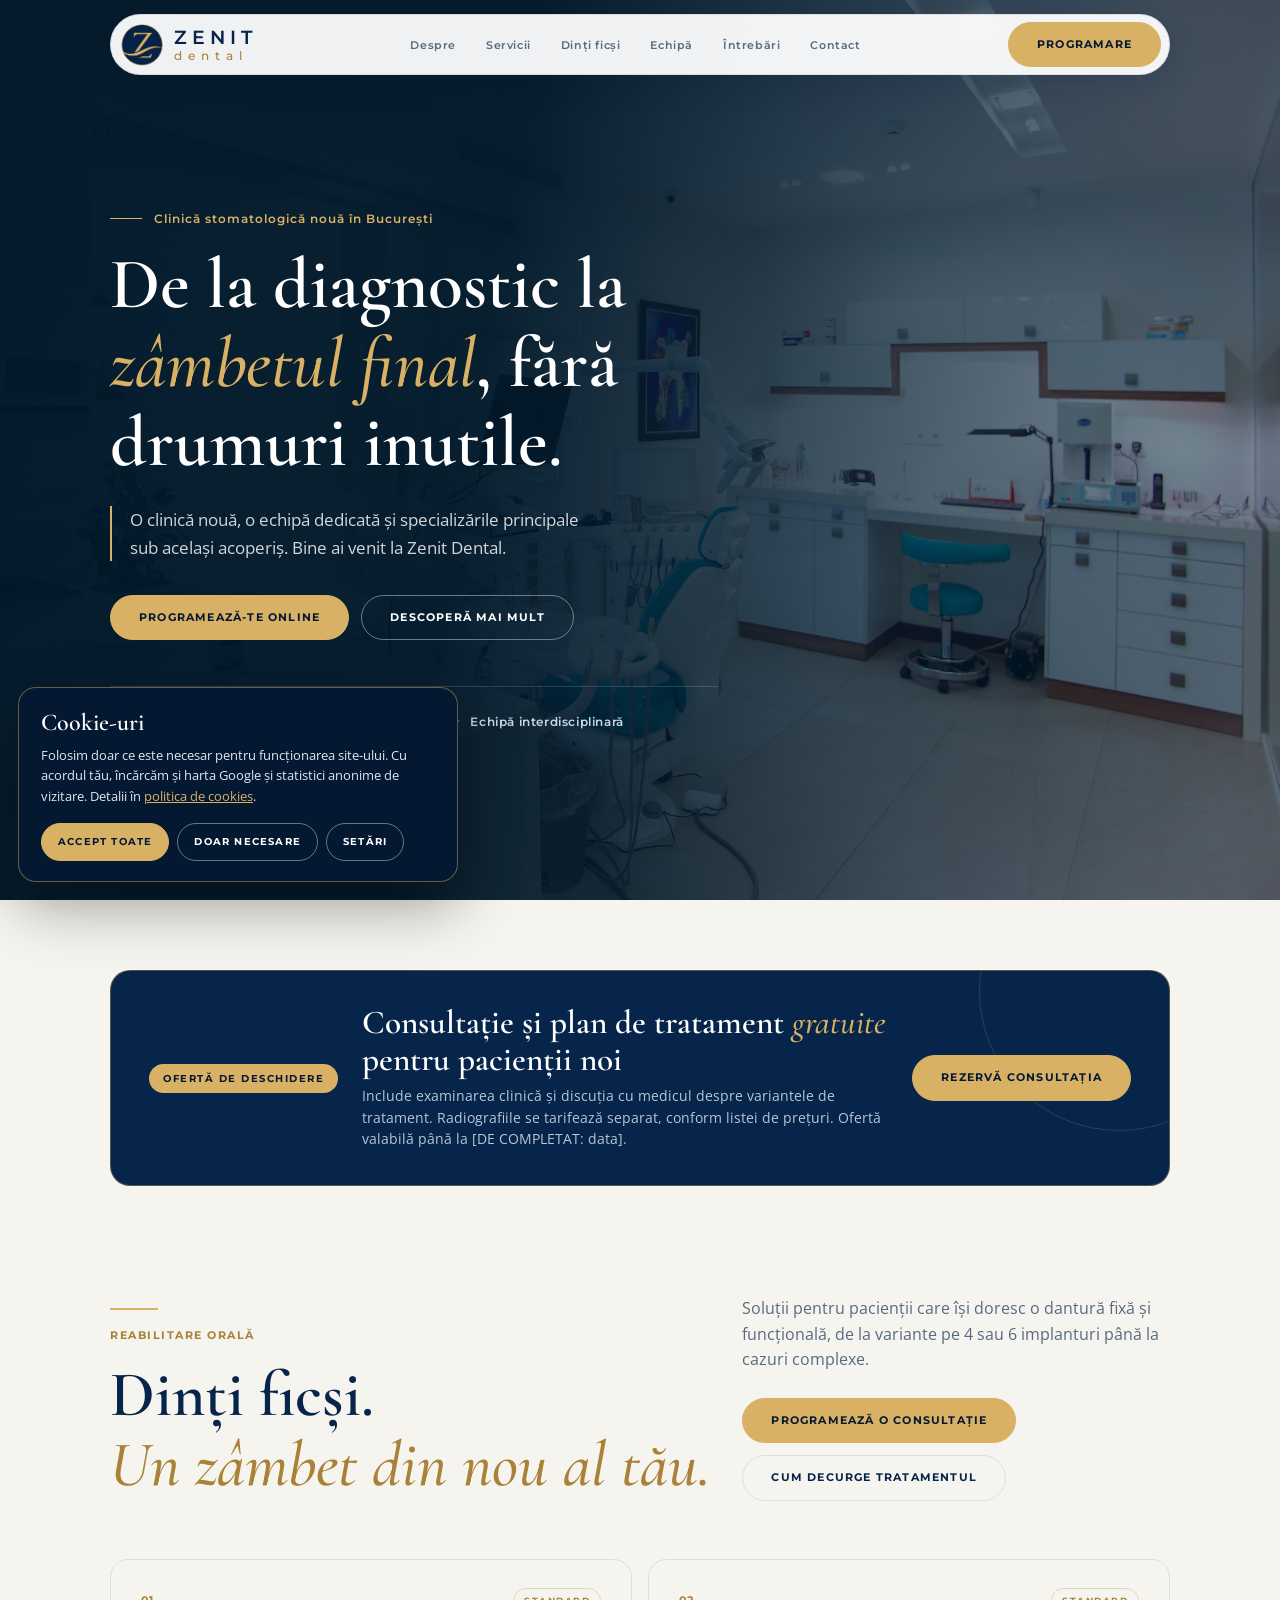
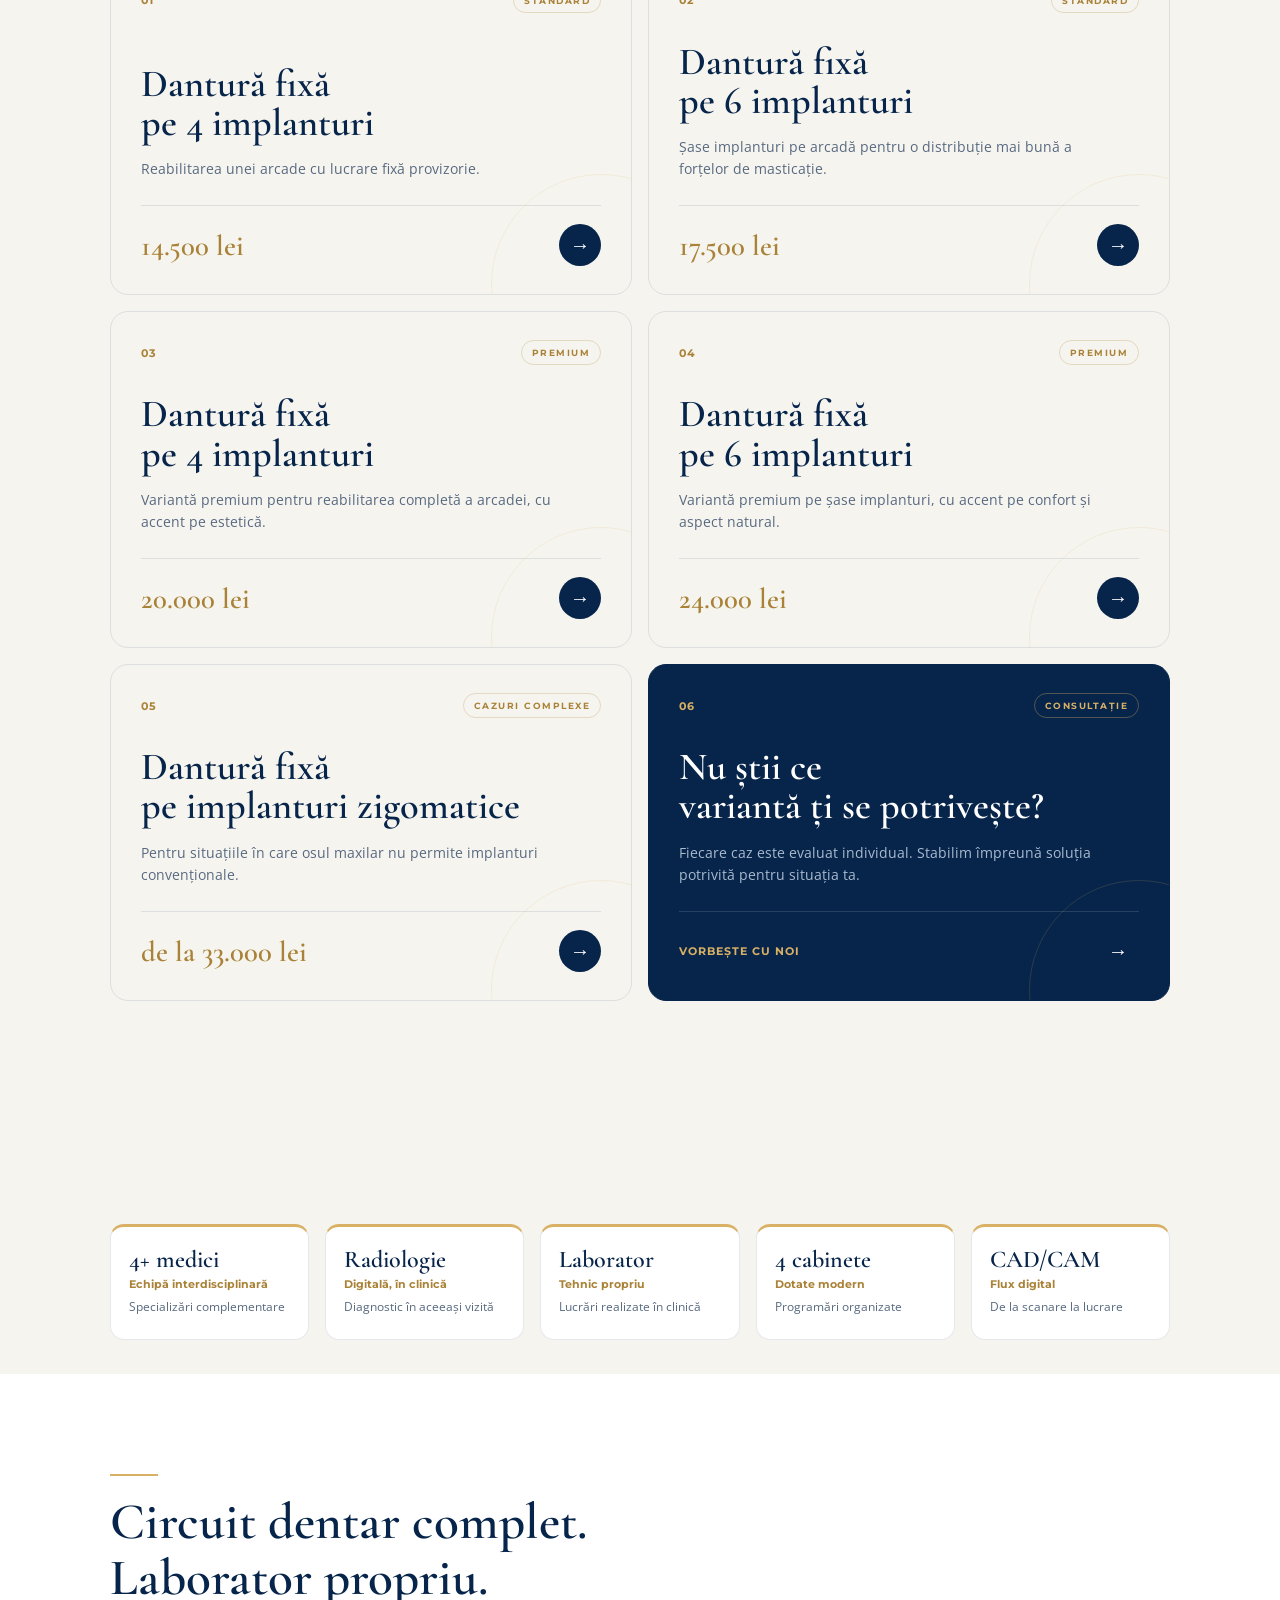
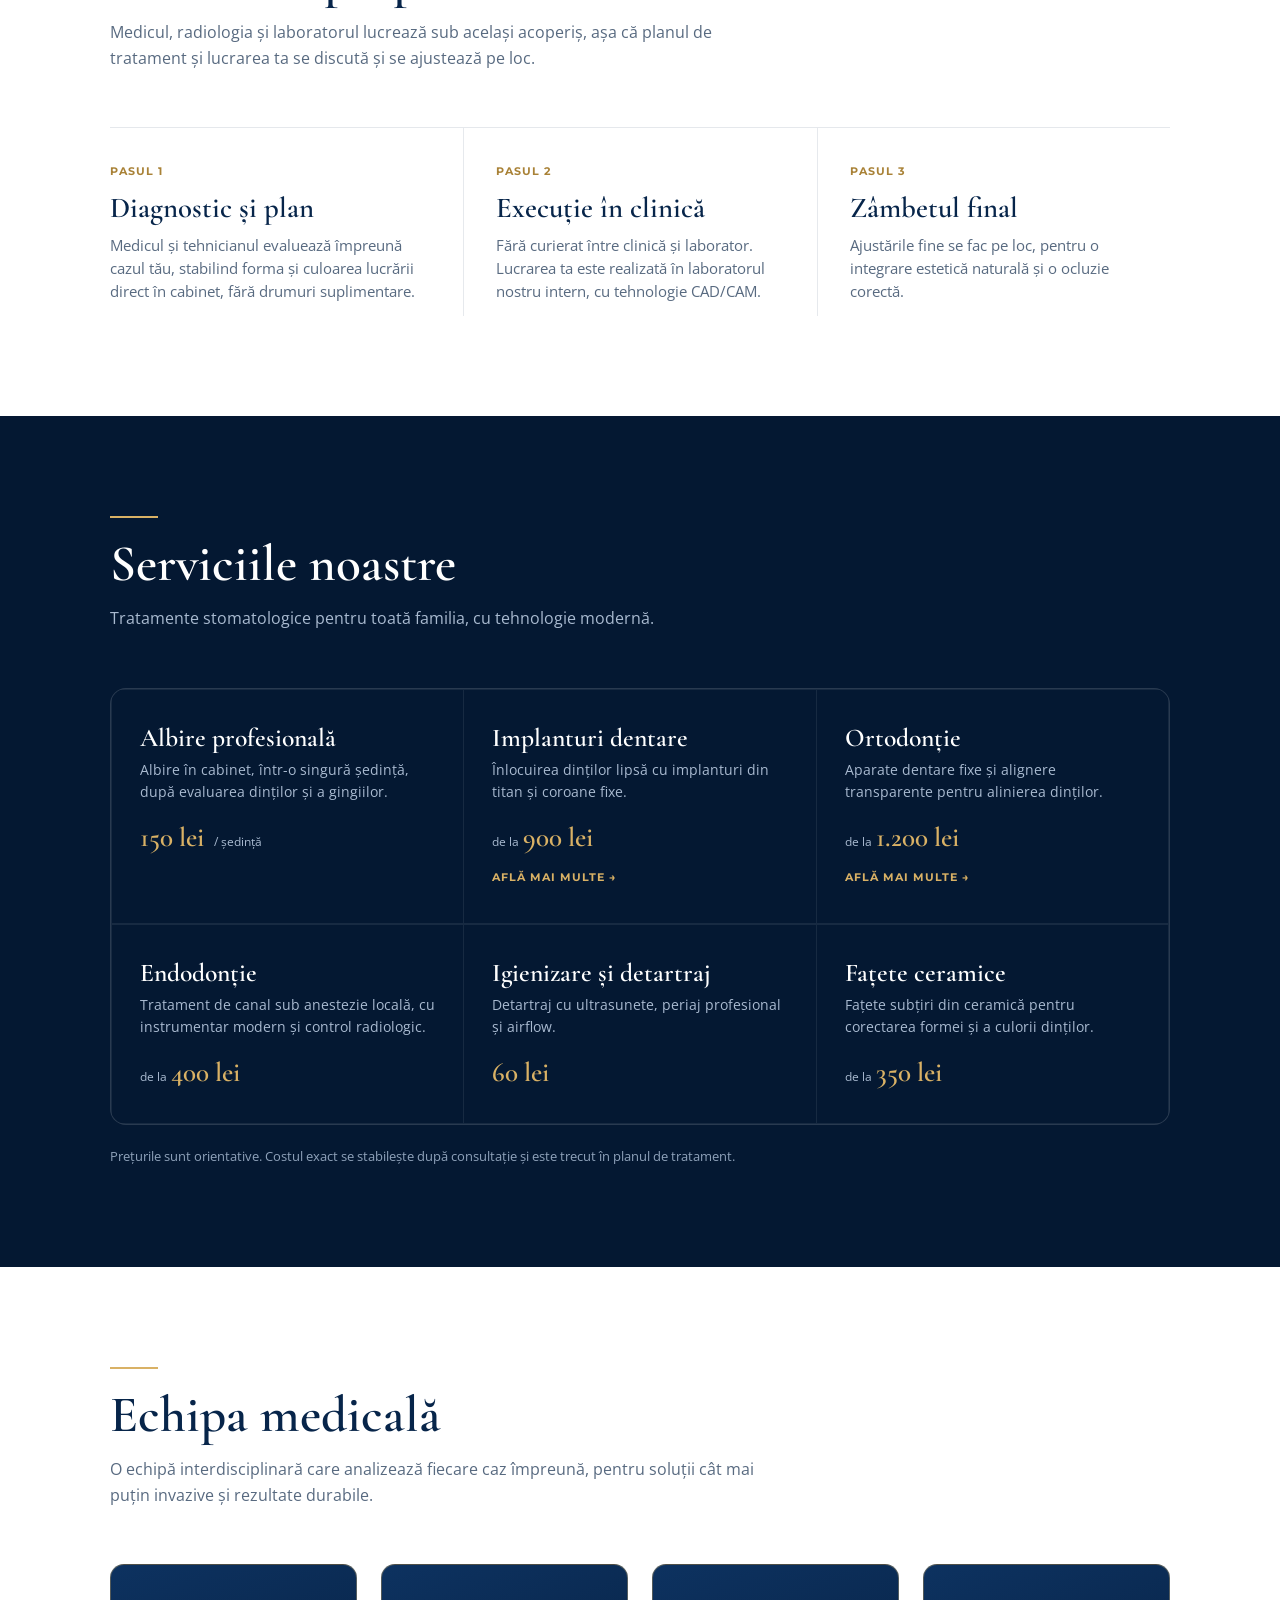
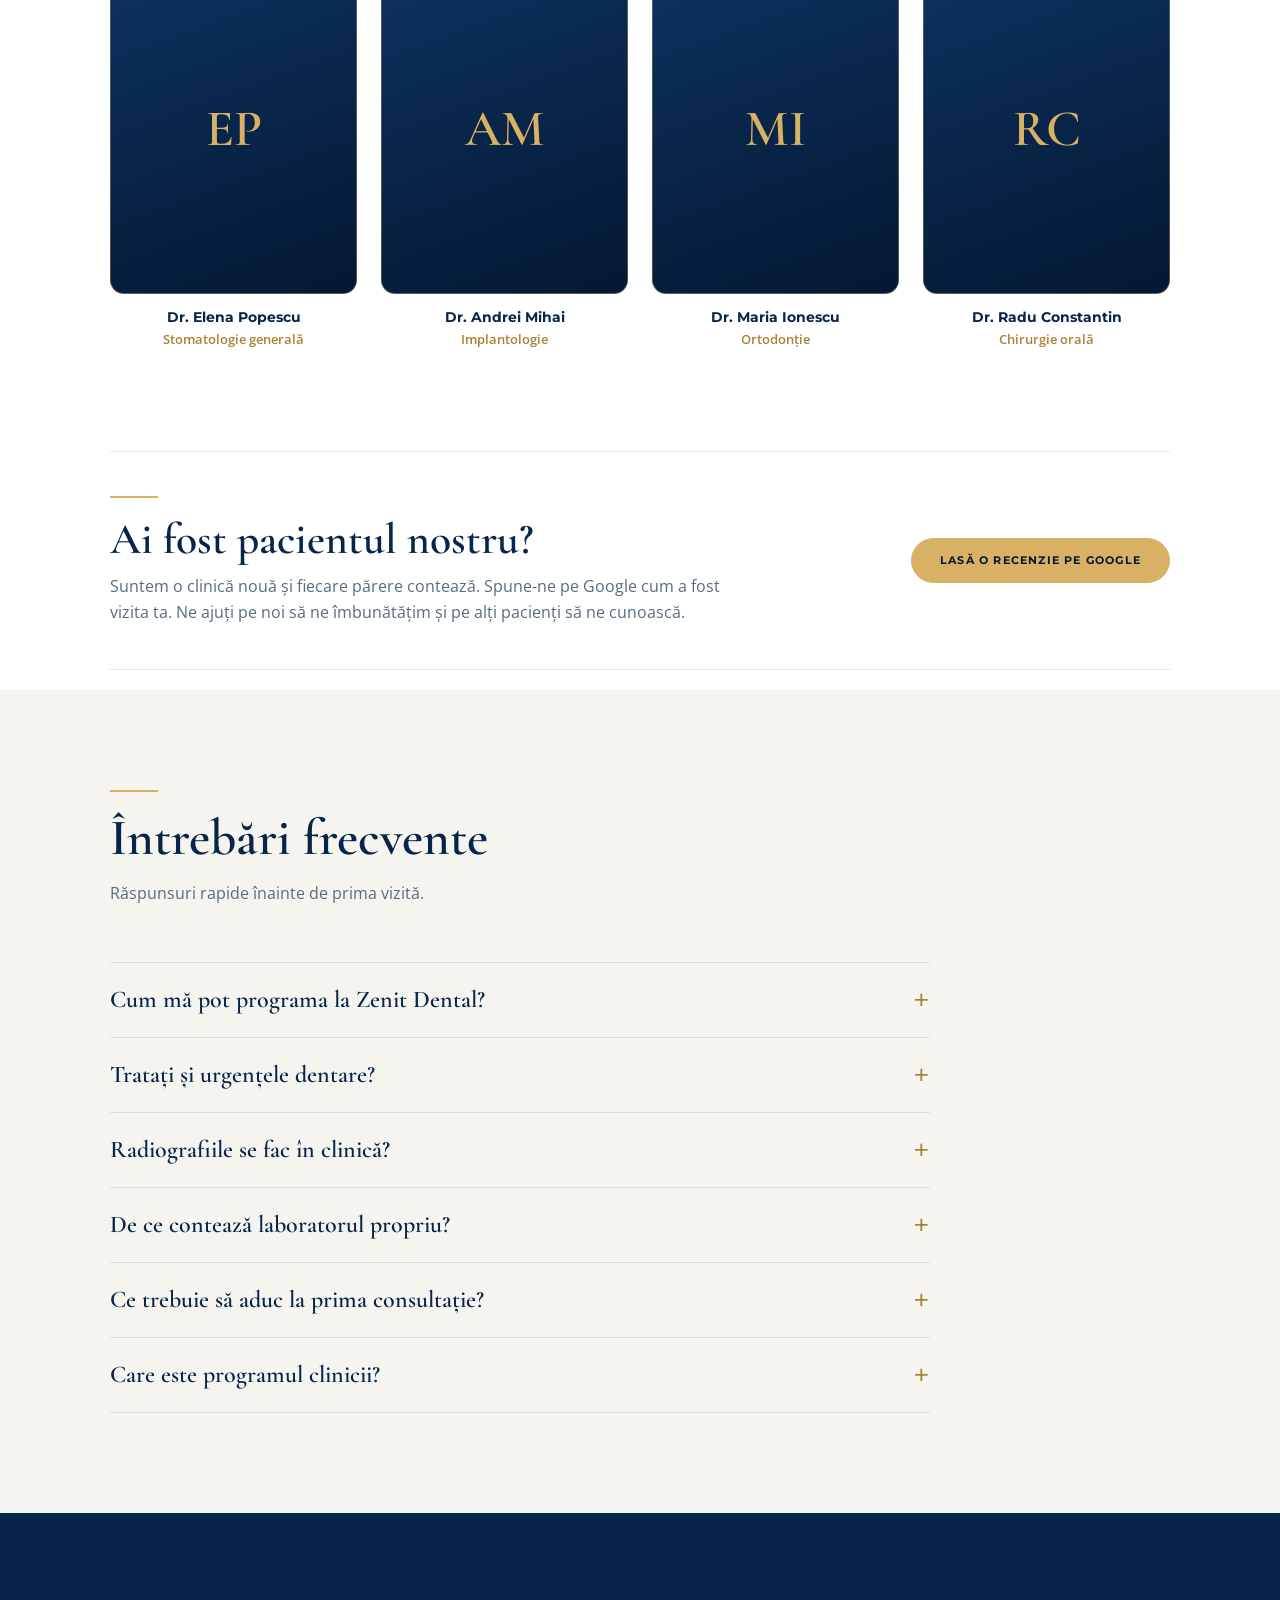
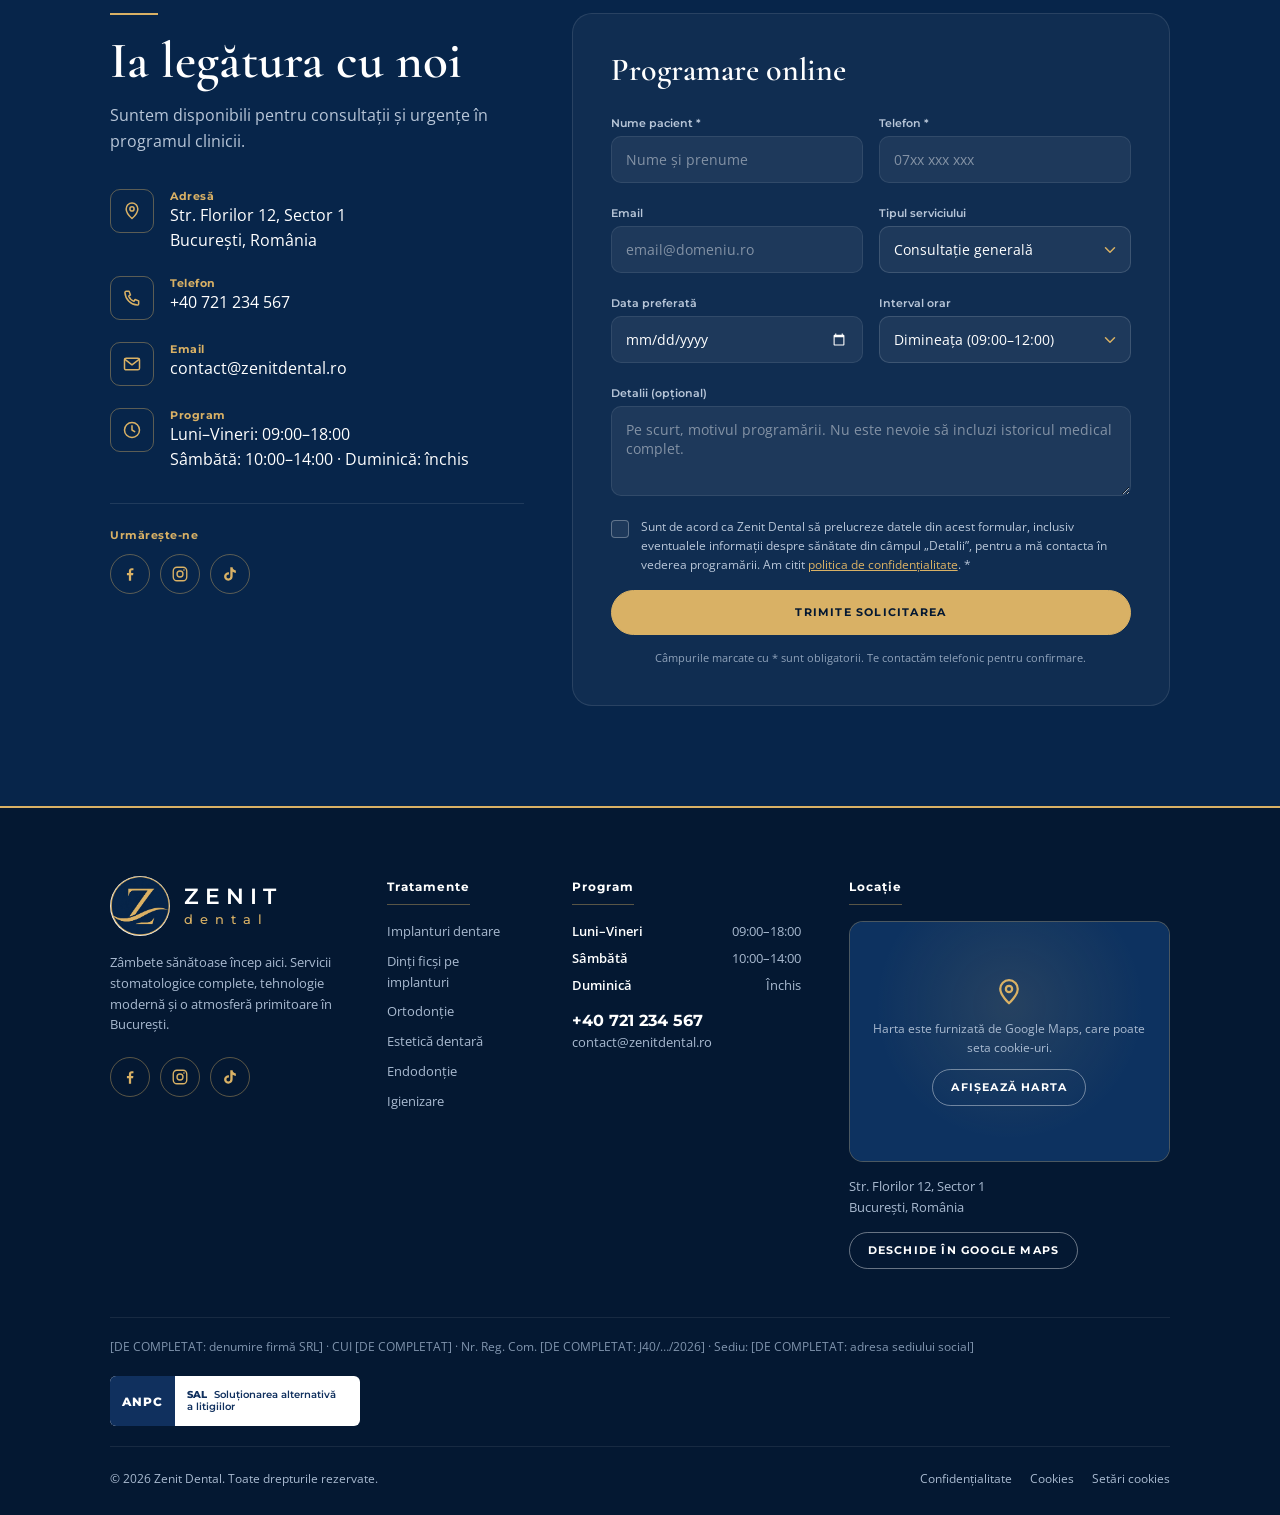
<file: index.html>
<!DOCTYPE html>
<html lang="ro">

<head>
  <meta charset="UTF-8">
  <meta name="viewport" content="width=device-width, initial-scale=1, viewport-fit=cover">
  <title>Zenit Dental — Clinică Stomatologică București</title>
  <meta name="description" content="Zenit Dental, clinică stomatologică nouă în București: implanturi, dinți ficși, ortodonție, estetică dentară. Laborator și radiologie digitală în clinică.">
  <link rel="canonical" href="https://www.zenitdental.ro/">
  <meta name="theme-color" content="#07254a">
  <meta property="og:type" content="website">
  <meta property="og:locale" content="ro_RO">
  <meta property="og:site_name" content="Zenit Dental">
  <meta property="og:url" content="https://www.zenitdental.ro/">
  <meta property="og:title" content="Zenit Dental — Clinică Stomatologică București">
  <meta property="og:description" content="Zenit Dental, clinică stomatologică nouă în București: implanturi, dinți ficși, ortodonție, estetică dentară. Laborator și radiologie digitală în clinică.">
  <meta property="og:image" content="https://www.zenitdental.ro/img/og-image.jpg">
  <meta property="og:image:width" content="1200">
  <meta property="og:image:height" content="630">
  <meta name="twitter:card" content="summary_large_image">
  <script type="application/ld+json">{"@context": "https://schema.org", "@type": "Dentist", "@id": "https://www.zenitdental.ro/#clinica", "name": "Zenit Dental", "url": "https://www.zenitdental.ro/", "image": "https://www.zenitdental.ro/img/og-image.jpg", "description": "Clinică stomatologică în București: implanturi, dinți ficși, ortodonție, estetică dentară, endodonție și igienizare.", "telephone": "+40721234567", "email": "contact@zenitdental.ro", "priceRange": "lei", "address": {"@type": "PostalAddress", "streetAddress": "Str. Florilor 12, Sector 1", "addressLocality": "București", "addressCountry": "RO"}, "geo": {"@type": "GeoCoordinates", "latitude": 44.48117, "longitude": 25.87686}, "openingHoursSpecification": [{"@type": "OpeningHoursSpecification", "dayOfWeek": ["Monday", "Tuesday", "Wednesday", "Thursday", "Friday"], "opens": "09:00", "closes": "18:00"}, {"@type": "OpeningHoursSpecification", "dayOfWeek": "Saturday", "opens": "10:00", "closes": "14:00"}], "sameAs": []}</script>
  <script type="application/ld+json">{"@context": "https://schema.org", "@type": "FAQPage", "mainEntity": [{"@type": "Question", "name": "Cum mă pot programa la Zenit Dental?", "acceptedAnswer": {"@type": "Answer", "text": "Poți completa formularul de programare online, ne poți suna la +40 721 234 567 sau ne poți scrie pe WhatsApp. Te contactăm pentru a confirma ziua și ora."}}, {"@type": "Question", "name": "Tratați și urgențele dentare?", "acceptedAnswer": {"@type": "Answer", "text": "Da. Selectează „Urgență / durere” în formular sau sună-ne direct, iar echipa îți oferă prima oră disponibilă."}}, {"@type": "Question", "name": "Radiografiile se fac în clinică?", "acceptedAnswer": {"@type": "Answer", "text": "Da, avem radiologie digitală în clinică, așa că diagnosticul se poate stabili în aceeași vizită, fără drumuri suplimentare."}}, {"@type": "Question", "name": "De ce contează laboratorul propriu?", "acceptedAnswer": {"@type": "Answer", "text": "Tehnicianul lucrează în clinică, alături de medic. Forma și culoarea lucrării se stabilesc direct cu tine, iar ajustările se fac pe loc, fără curierat."}}, {"@type": "Question", "name": "Ce trebuie să aduc la prima consultație?", "acceptedAnswer": {"@type": "Answer", "text": "Un act de identitate și, dacă ai, radiografii sau documente medicale anterioare, precum și lista medicamentelor pe care le iei."}}, {"@type": "Question", "name": "Care este programul clinicii?", "acceptedAnswer": {"@type": "Answer", "text": "Luni–Vineri 09:00–18:00, sâmbătă 10:00–14:00. Duminica clinica este închisă."}}]}</script>
  <link rel="icon" type="image/png" href="img/zenitfavicon.png">
  <link rel="preconnect" href="https://cdn.jsdelivr.net">
  <link rel="preconnect" href="https://fonts.googleapis.com">
  <link rel="preconnect" href="https://fonts.gstatic.com" crossorigin>
  <link href="https://fonts.googleapis.com/css2?family=Cormorant+Garamond:wght@500;600;700&family=Montserrat:wght@500;600;700;800&family=Open+Sans:wght@400;600&display=swap" rel="stylesheet">
  <link href="https://cdn.jsdelivr.net/npm/bootstrap@5.3.3/dist/css/bootstrap.min.css" rel="stylesheet">
  <link href="css/style.css?v=1" rel="stylesheet">
  <script>
    document.documentElement.classList.add('js-anim');
    window.addEventListener('load', function () { if (!window.jQuery) document.documentElement.classList.remove('js-anim'); });
  </script>
</head>
<body>
  <svg width="0" height="0" class="position-absolute" aria-hidden="true">
    <symbol id="i-fb" viewBox="0 0 24 24"><path fill="currentColor" d="M13.5 21v-7.5h2.6l.4-3h-3V8.6c0-.9.3-1.5 1.5-1.5h1.6V4.4c-.3 0-1.2-.1-2.3-.1-2.3 0-3.8 1.4-3.8 3.9v2.3H7.9v3h2.6V21h3z"/></symbol>
    <symbol id="i-ig" viewBox="0 0 24 24"><rect fill="none" stroke="currentColor" stroke-width="1.8" stroke-linecap="round" stroke-linejoin="round" x="3" y="3" width="18" height="18" rx="5"/><circle fill="none" stroke="currentColor" stroke-width="1.8" stroke-linecap="round" stroke-linejoin="round" cx="12" cy="12" r="4"/><circle fill="currentColor" cx="17.3" cy="6.7" r="1.1"/></symbol>
    <symbol id="i-tt" viewBox="0 0 24 24"><path fill="currentColor" d="M16.6 5.8A4.3 4.3 0 0 1 15.5 3h-3.1v12.4a2.6 2.6 0 1 1-2.6-2.6c.3 0 .5 0 .8.1V9.7a5.7 5.7 0 1 0 4.9 5.7V9.1a7.3 7.3 0 0 0 4.3 1.4V7.4a4.3 4.3 0 0 1-3.2-1.6z"/></symbol>
    <symbol id="i-pin" viewBox="0 0 24 24"><path fill="none" stroke="currentColor" stroke-width="1.8" stroke-linecap="round" stroke-linejoin="round" d="M12 21s-7-6.2-7-11.5a7 7 0 0 1 14 0C19 14.8 12 21 12 21z"/><circle fill="none" stroke="currentColor" stroke-width="1.8" stroke-linecap="round" stroke-linejoin="round" cx="12" cy="9.5" r="2.5"/></symbol>
    <symbol id="i-phone" viewBox="0 0 24 24"><path fill="none" stroke="currentColor" stroke-width="1.8" stroke-linecap="round" stroke-linejoin="round" d="M5 4h3.5l1.7 4.3-2.2 1.4a11 11 0 0 0 6.3 6.3l1.4-2.2L20 15.5V19a1.5 1.5 0 0 1-1.6 1.5C10.6 20 4 13.4 3.5 5.6A1.5 1.5 0 0 1 5 4z"/></symbol>
    <symbol id="i-mail" viewBox="0 0 24 24"><rect fill="none" stroke="currentColor" stroke-width="1.8" stroke-linecap="round" stroke-linejoin="round" x="3" y="5" width="18" height="14" rx="2"/><path fill="none" stroke="currentColor" stroke-width="1.8" stroke-linecap="round" stroke-linejoin="round" d="m3.5 6.5 8.5 6.5 8.5-6.5"/></symbol>
    <symbol id="i-clock" viewBox="0 0 24 24"><circle fill="none" stroke="currentColor" stroke-width="1.8" stroke-linecap="round" stroke-linejoin="round" cx="12" cy="12" r="9"/><path fill="none" stroke="currentColor" stroke-width="1.8" stroke-linecap="round" stroke-linejoin="round" d="M12 7v5l3.2 2"/></symbol>
  </svg>

  <a class="skip" href="#main">Sari la conținut</a>

  <header id="nav" class="fixed-top">
    <div class="container stagger">
      <div class="pill d-flex align-items-center">
        <a href="#" class="brand d-flex align-items-center" aria-label="Zenit Dental — prima pagină"><span class="mark"></span><span><b>ZENIT</b><i>dental</i></span></a>
        <nav class="d-none d-xl-flex flex-grow-1 justify-content-center" aria-label="Meniu principal">
        <ul class="nav links">
          <li class="nav-item"><a class="nav-link" href="#about">Despre</a></li>
          <li class="nav-item"><a class="nav-link" href="#services">Servicii</a></li>
          <li class="nav-item"><a class="nav-link" href="dinti-ficsi.html">Dinți ficși</a></li>
          <li class="nav-item"><a class="nav-link" href="#team">Echipă</a></li>
          <li class="nav-item"><a class="nav-link" href="#faq">Întrebări</a></li>
          <li class="nav-item"><a class="nav-link" href="#contact">Contact</a></li>
        </ul>
        </nav>
        <a href="tel:+40721234567" class="btn btn-gold d-none d-xl-inline-flex">Programare</a>
        <button class="burger d-xl-none" type="button" data-bs-toggle="offcanvas" data-bs-target="#dr" aria-controls="dr" aria-label="Deschide meniul"><svg viewBox="0 0 24 24">
            <line x1="3" y1="6" x2="21" y2="6" />
            <line x1="3" y1="12" x2="21" y2="12" />
            <line x1="3" y1="18" x2="21" y2="18" />
          </svg></button>
      </div>
    </div>
  </header>

  <div class="offcanvas offcanvas-end drawer" tabindex="-1" id="dr" aria-labelledby="dr-title">
    <div class="offcanvas-header justify-content-end">
      <h2 class="visually-hidden" id="dr-title">Meniu</h2>
      <button type="button" class="btn-close" data-bs-dismiss="offcanvas" aria-label="Închide meniul"></button>
    </div>
    <div class="offcanvas-body d-flex flex-column">
      <a class="dlink" href="#about">Despre</a>
      <a class="dlink" href="#services">Servicii</a>
      <a class="dlink" href="dinti-ficsi.html">Dinți ficși</a>
      <a class="dlink" href="#team">Echipă</a>
      <a class="dlink" href="#faq">Întrebări</a>
      <a class="dlink" href="#contact">Contact</a>
      <a href="tel:+40721234567" class="btn btn-gold">Programare</a>
      <div class="social">
            <a href="#" target="_blank" rel="noopener" aria-label="Facebook"><svg><use href="#i-fb"/></svg></a>
            <a href="#" target="_blank" rel="noopener" aria-label="Instagram"><svg><use href="#i-ig"/></svg></a>
            <a href="#" target="_blank" rel="noopener" aria-label="TikTok"><svg><use href="#i-tt"/></svg></a>
          </div>
    </div>
  </div>

  <main id="main">
  <section id="hero">
    <div class="hero-bg"></div>
    <div class="hero-overlay"></div>
    <div class="container">
      <div class="row">
        <div class="col-lg-9 col-xl-7 stagger">
          <div class="eyebrow">Clinică stomatologică nouă în București</div>
          <h1>De la diagnostic la <em>zâmbetul final</em>, fără drumuri inutile.</h1>
          <p class="sub">O clinică nouă, o echipă dedicată și specializările principale sub același acoperiș. Bine ai venit
            la Zenit Dental.</p>
          <div class="acts"><a href="#contact" class="btn btn-gold">Programează-te online</a><a href="#about"
              class="btn btn-ghost">Descoperă mai mult</a></div>
          <div class="hfeat">
            <span>Laborator propriu</span>
            <span>Radiologie digitală</span>
            <span>Echipă interdisciplinară</span>
          </div>
        </div>
      </div>
    </div>
  </section>

  <section id="offer">
    <div class="container">
      <div class="offer reveal">
        <div class="row g-4 align-items-center">
          <div class="col-lg-auto"><span class="offer-tag">Ofertă de deschidere</span></div>
          <div class="col-lg">
            <h2>Consultație și plan de tratament <em>gratuite</em> pentru pacienții noi</h2>
            <p>Include examinarea clinică și discuția cu medicul despre variantele de tratament. Radiografiile se tarifează
              separat, conform listei de prețuri. Ofertă valabilă până la [DE COMPLETAT: data].</p>
          </div>
          <div class="col-lg-auto"><a href="#contact" class="btn btn-gold">Rezervă consultația</a></div>
        </div>
      </div>
    </div>
  </section>

  <section id="dinti-ficsi">
    <div class="container">
      <div class="row g-4 align-items-end ft-intro reveal">
        <div class="col-lg-7">
          <span class="rule"></span>
          <span class="eyebrow-dark">REABILITARE ORALĂ</span>
          <h2>Dinți ficși.<br><em>Un zâmbet din nou al tău.</em></h2>
        </div>
        <div class="col-lg-5 ft-copy">
          <p>Soluții pentru pacienții care își doresc o dantură fixă și funcțională, de la variante pe 4 sau 6
            implanturi până la cazuri complexe.</p>
          <div class="acts">
            <a href="#contact" class="btn btn-gold">Programează o consultație</a>
            <a href="dinti-ficsi.html" class="btn btn-line">Cum decurge tratamentul</a>
          </div>
        </div>
      </div>

      <div class="row row-cols-1 row-cols-md-2 g-3 stagger">
        <div class="col">
          <article class="ft-card">
            <div class="ft-top"><span>01</span><span class="ft-label">STANDARD</span></div>
            <div class="ft-content">
              <h3>Dantură fixă<br>pe 4 implanturi</h3>
              <p>Reabilitarea unei arcade cu lucrare fixă provizorie.</p>
              <div class="ft-bottom">
                <strong>14.500 lei</strong>
                <a href="#contact" aria-label="Programează o consultație">→</a>
              </div>
            </div>
          </article>
        </div>
        <div class="col">
          <article class="ft-card">
            <div class="ft-top"><span>02</span><span class="ft-label">STANDARD</span></div>
            <div class="ft-content">
              <h3>Dantură fixă<br>pe 6 implanturi</h3>
              <p>Șase implanturi pe arcadă pentru o distribuție mai bună a forțelor de masticație.</p>
              <div class="ft-bottom">
                <strong>17.500 lei</strong>
                <a href="#contact" aria-label="Programează o consultație">→</a>
              </div>
            </div>
          </article>
        </div>
        <div class="col">
          <article class="ft-card">
            <div class="ft-top"><span>03</span><span class="ft-label">PREMIUM</span></div>
            <div class="ft-content">
              <h3>Dantură fixă<br>pe 4 implanturi</h3>
              <p>Variantă premium pentru reabilitarea completă a arcadei, cu accent pe estetică.</p>
              <div class="ft-bottom">
                <strong>20.000 lei</strong>
                <a href="#contact" aria-label="Programează o consultație">→</a>
              </div>
            </div>
          </article>
        </div>
        <div class="col">
          <article class="ft-card">
            <div class="ft-top"><span>04</span><span class="ft-label">PREMIUM</span></div>
            <div class="ft-content">
              <h3>Dantură fixă<br>pe 6 implanturi</h3>
              <p>Variantă premium pe șase implanturi, cu accent pe confort și aspect natural.</p>
              <div class="ft-bottom">
                <strong>24.000 lei</strong>
                <a href="#contact" aria-label="Programează o consultație">→</a>
              </div>
            </div>
          </article>
        </div>
        <div class="col">
          <article class="ft-card">
            <div class="ft-top"><span>05</span><span class="ft-label">CAZURI COMPLEXE</span></div>
            <div class="ft-content">
              <h3>Dantură fixă<br>pe implanturi zigomatice</h3>
              <p>Pentru situațiile în care osul maxilar nu permite implanturi convenționale.</p>
              <div class="ft-bottom">
                <strong>de la 33.000 lei</strong>
                <a href="#contact" aria-label="Programează o consultație">→</a>
              </div>
            </div>
          </article>
        </div>
        <div class="col">
          <article class="ft-card dark">
            <div class="ft-top"><span>06</span><span class="ft-label">CONSULTAȚIE</span></div>
            <div class="ft-content">
              <h3>Nu știi ce<br>variantă ți se potrivește?</h3>
              <p>Fiecare caz este evaluat individual. Stabilim împreună soluția potrivită pentru situația ta.</p>
              <div class="ft-bottom">
                <span class="ft-action">Vorbește cu noi</span>
                <a href="#contact" aria-label="Programează o consultație">→</a>
              </div>
            </div>
          </article>
        </div>
      </div>

      <div class="ft-note reveal">
        <span>✦</span>
        <p>Prețurile sunt pentru o arcadă și includ componentele și procedurile menționate pentru fiecare variantă. Planul
          final de tratament și costul exact se stabilesc după consultație și evaluarea radiologică.
          <a href="dinti-ficsi.html">Vezi ce include fiecare variantă →</a></p>
      </div>
    </div>
  </section>

  <section id="stats">
    <div class="container">
      <div class="row row-cols-2 row-cols-md-3 row-cols-xl-5 g-3 stagger">
        <div class="col"><div class="sc"><b>4+ medici</b><span>Echipă interdisciplinară</span><small>Specializări complementare</small></div></div>
        <div class="col"><div class="sc"><b>Radiologie</b><span>Digitală, în clinică</span><small>Diagnostic în aceeași vizită</small></div></div>
        <div class="col"><div class="sc"><b>Laborator</b><span>Tehnic propriu</span><small>Lucrări realizate în clinică</small></div></div>
        <div class="col"><div class="sc"><b>4 cabinete</b><span>Dotate modern</span><small>Programări organizate</small></div></div>
        <div class="col"><div class="sc"><b>CAD/CAM</b><span>Flux digital</span><small>De la scanare la lucrare</small></div></div>
      </div>
    </div>
  </section>

  <section id="about" class="sec">
    <div class="container">
      <div class="head reveal"><span class="rule"></span>
        <h2>Circuit dentar complet. Laborator propriu.</h2>
        <p>Medicul, radiologia și laboratorul lucrează sub același acoperiș, așa că planul de tratament și lucrarea ta
          se discută și se ajustează pe loc.</p>
      </div>
      <div class="row g-0 steps stagger">
        <div class="col-lg-4"><div class="step"><span class="n">PASUL 1</span>
          <h3>Diagnostic și plan</h3>
          <p>Medicul și tehnicianul evaluează împreună cazul tău, stabilind forma și culoarea lucrării direct în cabinet,
            fără drumuri suplimentare.</p></div>
        </div>
        <div class="col-lg-4"><div class="step"><span class="n">PASUL 2</span>
          <h3>Execuție în clinică</h3>
          <p>Fără curierat între clinică și laborator. Lucrarea ta este realizată în laboratorul nostru intern, cu
            tehnologie CAD/CAM.</p></div>
        </div>
        <div class="col-lg-4"><div class="step"><span class="n">PASUL 3</span>
          <h3>Zâmbetul final</h3>
          <p>Ajustările fine se fac pe loc, pentru o integrare estetică naturală și o ocluzie corectă.</p></div>
        </div>
      </div>
    </div>
  </section>

  <section id="services" class="sec">
    <div class="container">
      <div class="head reveal"><span class="rule"></span>
        <h2>Serviciile noastre</h2>
        <p>Tratamente stomatologice pentru toată familia, cu tehnologie modernă.</p>
      </div>
      <div class="row row-cols-1 row-cols-md-2 row-cols-lg-3 sgrid stagger">
        <div class="col">
          <div class="svc">
            <h3>Albire profesională</h3>
            <p>Albire în cabinet, într-o singură ședință, după evaluarea dinților și a gingiilor.</p>
            <div class="price">150 lei <small>/ ședință</small></div>
            
          </div>
        </div>
        <div class="col">
          <div class="svc">
            <h3>Implanturi dentare</h3>
            <p>Înlocuirea dinților lipsă cu implanturi din titan și coroane fixe.</p>
            <div class="price"><small class="from">de la</small>900 lei</div>
            <a class="more" href="implanturi-dentare.html">Află mai multe →</a>
          </div>
        </div>
        <div class="col">
          <div class="svc">
            <h3>Ortodonție</h3>
            <p>Aparate dentare fixe și alignere transparente pentru alinierea dinților.</p>
            <div class="price"><small class="from">de la</small>1.200 lei</div>
            <a class="more" href="ortodontie.html">Află mai multe →</a>
          </div>
        </div>
        <div class="col">
          <div class="svc">
            <h3>Endodonție</h3>
            <p>Tratament de canal sub anestezie locală, cu instrumentar modern și control radiologic.</p>
            <div class="price"><small class="from">de la</small>400 lei</div>
            
          </div>
        </div>
        <div class="col">
          <div class="svc">
            <h3>Igienizare și detartraj</h3>
            <p>Detartraj cu ultrasunete, periaj profesional și airflow.</p>
            <div class="price">60 lei</div>
            
          </div>
        </div>
        <div class="col">
          <div class="svc">
            <h3>Fațete ceramice</h3>
            <p>Fațete subțiri din ceramică pentru corectarea formei și a culorii dinților.</p>
            <div class="price"><small class="from">de la</small>350 lei</div>
            
          </div>
        </div>
      </div>
      <p class="svc-note reveal">Prețurile sunt orientative. Costul exact se stabilește după consultație și este trecut în
        planul de tratament.</p>
    </div>
  </section>

  <section id="team" class="sec">
    <div class="container">
      <div class="head reveal"><span class="rule"></span>
        <h2>Echipa medicală</h2>
        <p>O echipă interdisciplinară care analizează fiecare caz împreună, pentru soluții cât mai puțin invazive și
          rezultate durabile.</p>
      </div>
      <!-- Pentru fotografie: înlocuiește inițialele cu <img src="/img/echipa/nume.webp" alt="Dr. Nume Prenume"> -->
      <div class="row row-cols-2 row-cols-lg-4 g-4 stagger">
        <div class="col">
          <div class="doc">
            <div class="av">EP</div><b>Dr. Elena Popescu</b><span>Stomatologie generală</span>
          </div>
        </div>
        <div class="col">
          <div class="doc">
            <div class="av">AM</div><b>Dr. Andrei Mihai</b><span>Implantologie</span>
          </div>
        </div>
        <div class="col">
          <div class="doc">
            <div class="av">MI</div><b>Dr. Maria Ionescu</b><span>Ortodonție</span>
          </div>
        </div>
        <div class="col">
          <div class="doc">
            <div class="av">RC</div><b>Dr. Radu Constantin</b><span>Chirurgie orală</span>
          </div>
        </div>
      </div>
    </div>
  </section>

  <section id="reviews">
    <div class="container">
      <div class="rv d-flex flex-column flex-md-row justify-content-between align-items-md-center reveal">
        <div>
          <span class="rule"></span>
          <h2>Ai fost pacientul nostru?</h2>
          <p>Suntem o clinică nouă și fiecare părere contează. Spune-ne pe Google cum a fost vizita ta. Ne ajuți pe noi
            să ne îmbunătățim și pe alți pacienți să ne cunoască.</p>
        </div>
        <a href="#" target="_blank" rel="noopener" class="btn btn-gold align-self-start align-self-md-center">Lasă o recenzie pe Google</a>
      </div>
    </div>
  </section>

  <section id="faq" class="sec">
    <div class="container">
      <div class="head reveal"><span class="rule"></span>
        <h2>Întrebări frecvente</h2>
        <p>Răspunsuri rapide înainte de prima vizită.</p>
      </div>
      <div class="reveal">
      <div class="accordion faq" id="faq-home">
        <div class="accordion-item">
          <h3 class="accordion-header"><button class="accordion-button collapsed" type="button" data-bs-toggle="collapse" data-bs-target="#faq-home-0" aria-expanded="false" aria-controls="faq-home-0">Cum mă pot programa la Zenit Dental?</button></h3>
          <div id="faq-home-0" class="accordion-collapse collapse" data-bs-parent="#faq-home">
            <div class="accordion-body"><p>Poți completa formularul de programare online, ne poți suna la +40 721 234 567 sau ne poți scrie pe WhatsApp. Te contactăm pentru a confirma ziua și ora.</p></div>
          </div>
        </div>
        <div class="accordion-item">
          <h3 class="accordion-header"><button class="accordion-button collapsed" type="button" data-bs-toggle="collapse" data-bs-target="#faq-home-1" aria-expanded="false" aria-controls="faq-home-1">Tratați și urgențele dentare?</button></h3>
          <div id="faq-home-1" class="accordion-collapse collapse" data-bs-parent="#faq-home">
            <div class="accordion-body"><p>Da. Selectează „Urgență / durere” în formular sau sună-ne direct, iar echipa îți oferă prima oră disponibilă.</p></div>
          </div>
        </div>
        <div class="accordion-item">
          <h3 class="accordion-header"><button class="accordion-button collapsed" type="button" data-bs-toggle="collapse" data-bs-target="#faq-home-2" aria-expanded="false" aria-controls="faq-home-2">Radiografiile se fac în clinică?</button></h3>
          <div id="faq-home-2" class="accordion-collapse collapse" data-bs-parent="#faq-home">
            <div class="accordion-body"><p>Da, avem radiologie digitală în clinică, așa că diagnosticul se poate stabili în aceeași vizită, fără drumuri suplimentare.</p></div>
          </div>
        </div>
        <div class="accordion-item">
          <h3 class="accordion-header"><button class="accordion-button collapsed" type="button" data-bs-toggle="collapse" data-bs-target="#faq-home-3" aria-expanded="false" aria-controls="faq-home-3">De ce contează laboratorul propriu?</button></h3>
          <div id="faq-home-3" class="accordion-collapse collapse" data-bs-parent="#faq-home">
            <div class="accordion-body"><p>Tehnicianul lucrează în clinică, alături de medic. Forma și culoarea lucrării se stabilesc direct cu tine, iar ajustările se fac pe loc, fără curierat.</p></div>
          </div>
        </div>
        <div class="accordion-item">
          <h3 class="accordion-header"><button class="accordion-button collapsed" type="button" data-bs-toggle="collapse" data-bs-target="#faq-home-4" aria-expanded="false" aria-controls="faq-home-4">Ce trebuie să aduc la prima consultație?</button></h3>
          <div id="faq-home-4" class="accordion-collapse collapse" data-bs-parent="#faq-home">
            <div class="accordion-body"><p>Un act de identitate și, dacă ai, radiografii sau documente medicale anterioare, precum și lista medicamentelor pe care le iei.</p></div>
          </div>
        </div>
        <div class="accordion-item">
          <h3 class="accordion-header"><button class="accordion-button collapsed" type="button" data-bs-toggle="collapse" data-bs-target="#faq-home-5" aria-expanded="false" aria-controls="faq-home-5">Care este programul clinicii?</button></h3>
          <div id="faq-home-5" class="accordion-collapse collapse" data-bs-parent="#faq-home">
            <div class="accordion-body"><p>Luni–Vineri 09:00–18:00, sâmbătă 10:00–14:00. Duminica clinica este închisă.</p></div>
          </div>
        </div>
      </div>
      </div>
    </div>
  </section>

  <section id="contact" class="sec">
    <div class="container">
      <div class="row g-5">
        <div class="col-lg-5 reveal-left">
          <span class="rule"></span>
          <h2>Ia legătura cu noi</h2>
          <p class="cd">Suntem disponibili pentru consultații și urgențe în programul clinicii.</p>
          <div class="ci">
            <div class="ic"><svg><use href="#i-pin"/></svg></div>
            <div><small>Adresă</small>Str. Florilor 12, Sector 1<br>București, România</div>
          </div>
          <div class="ci">
            <div class="ic"><svg><use href="#i-phone"/></svg></div>
            <div><small>Telefon</small><a href="tel:+40721234567">+40 721 234 567</a></div>
          </div>
          <div class="ci">
            <div class="ic"><svg><use href="#i-mail"/></svg></div>
            <div><small>Email</small><a href="mailto:contact@zenitdental.ro">contact@zenitdental.ro</a></div>
          </div>
          <div class="ci">
            <div class="ic"><svg><use href="#i-clock"/></svg></div>
            <div><small>Program</small>Luni–Vineri: 09:00–18:00<br>Sâmbătă: 10:00–14:00 · Duminică: închis</div>
          </div>
          <div class="csocial">
            <small>Urmărește-ne</small>
            <div class="social">
            <a href="#" target="_blank" rel="noopener" aria-label="Facebook"><svg><use href="#i-fb"/></svg></a>
            <a href="#" target="_blank" rel="noopener" aria-label="Instagram"><svg><use href="#i-ig"/></svg></a>
            <a href="#" target="_blank" rel="noopener" aria-label="TikTok"><svg><use href="#i-tt"/></svg></a>
          </div>
          </div>
        </div>
        <div class="col-lg-7 reveal-right">
          <form class="form" id="f" action="https://formspree.io/f/YOUR_FORM_ID" method="POST" novalidate>
            <h3>Programare online</h3>
            <input type="hidden" name="_subject" value="Programare nouă – Zenit Dental">
            <div class="visually-hidden" aria-hidden="true"><label for="hp">Nu completa acest câmp</label><input id="hp" type="text" name="_gotcha" tabindex="-1" autocomplete="off"></div>
            <div class="row g-3">
              <div class="col-sm-6">
                <label class="form-label" for="n">Nume pacient *</label>
                <input class="form-control" id="n" name="nume" type="text" placeholder="Nume și prenume" autocomplete="name" required>
                <div class="invalid-feedback">Scrie numele tău.</div>
              </div>
              <div class="col-sm-6">
                <label class="form-label" for="t">Telefon *</label>
                <input class="form-control" id="t" name="telefon" type="tel" placeholder="07xx xxx xxx" autocomplete="tel" pattern="[0-9+ \(\)\-]{9,}" required>
                <div class="invalid-feedback">Scrie un număr de telefon valid.</div>
              </div>
              <div class="col-sm-6">
                <label class="form-label" for="e">Email</label>
                <input class="form-control" id="e" name="email" type="email" placeholder="email@domeniu.ro" autocomplete="email">
                <div class="invalid-feedback">Adresa de email nu pare corectă.</div>
              </div>
              <div class="col-sm-6">
                <label class="form-label" for="s">Tipul serviciului</label>
                <select class="form-select" id="s" name="serviciu">
                  <option>Consultație generală</option>
                  <option>Urgență / durere</option>
                  <option>Estetică dentară</option>
                  <option>Implantologie</option>
                  <option>Dinți ficși pe implanturi</option>
                  <option>Ortodonție</option>
                  <option>Igienizare</option>
                </select>
              </div>
              <div class="col-sm-6">
                <label class="form-label" for="d">Data preferată</label>
                <input class="form-control" id="d" name="data_preferata" type="date">
                <div class="invalid-feedback">Alege o dată de azi încolo.</div>
              </div>
              <div class="col-sm-6">
                <label class="form-label" for="i">Interval orar</label>
                <select class="form-select" id="i" name="interval">
                  <option>Dimineața (09:00–12:00)</option>
                  <option>Prânz (12:00–15:00)</option>
                  <option>După-amiază (15:00–18:00)</option>
                  <option>Sâmbătă (10:00–14:00)</option>
                </select>
              </div>
              <div class="col-12">
                <label class="form-label" for="m">Detalii (opțional)</label>
                <textarea class="form-control" id="m" name="detalii" placeholder="Pe scurt, motivul programării. Nu este nevoie să incluzi istoricul medical complet."></textarea>
              </div>
              <div class="col-12">
                <div class="form-check">
                  <input class="form-check-input" type="checkbox" id="acord" name="acord_prelucrare_date" value="da" required>
                  <label class="form-check-label" for="acord">Sunt de acord ca Zenit Dental să prelucreze datele din acest
                    formular, inclusiv eventualele informații despre sănătate din câmpul „Detalii”, pentru a mă contacta în
                    vederea programării. Am citit <a href="confidentialitate.html" target="_blank">politica de
                    confidențialitate</a>. *</label>
                  <div class="invalid-feedback">Acordul este necesar pentru a trimite solicitarea.</div>
                </div>
              </div>
            </div>
            <button class="btn btn-gold" type="submit">Trimite solicitarea</button>
            <p class="fmsg" id="fmsg" role="status" aria-live="polite"></p>
            <p class="gdpr">Câmpurile marcate cu * sunt obligatorii. Te contactăm telefonic pentru confirmare.</p>
          </form>
        </div>
      </div>
    </div>
  </section>
  </main>

  <footer>
    <div class="container">
      <div class="row g-5">
        <div class="col-md-6 col-lg-4 col-xl-3">
          <div class="fbrand"><span class="mark"></span><span><b>ZENIT</b><i>dental</i></span></div>
          <p style="max-width:300px">Zâmbete sănătoase încep aici. Servicii stomatologice complete, tehnologie
            modernă și o atmosferă primitoare în București.</p>
          <div class="social">
            <a href="#" target="_blank" rel="noopener" aria-label="Facebook"><svg><use href="#i-fb"/></svg></a>
            <a href="#" target="_blank" rel="noopener" aria-label="Instagram"><svg><use href="#i-ig"/></svg></a>
            <a href="#" target="_blank" rel="noopener" aria-label="TikTok"><svg><use href="#i-tt"/></svg></a>
          </div>
        </div>
        <div class="col-md-6 col-lg-4 col-xl-2">
          <h4>Tratamente</h4>
          <ul>
            <li><a href="implanturi-dentare.html">Implanturi dentare</a></li>
            <li><a href="dinti-ficsi.html">Dinți ficși pe implanturi</a></li>
            <li><a href="ortodontie.html">Ortodonție</a></li>
            <li><a href="#services">Estetică dentară</a></li>
            <li><a href="#services">Endodonție</a></li>
            <li><a href="#services">Igienizare</a></li>
          </ul>
        </div>
        <div class="col-md-6 col-lg-4 col-xl-3">
          <h4>Program</h4>
          <div class="sr"><b>Luni–Vineri</b><span>09:00–18:00</span></div>
          <div class="sr"><b>Sâmbătă</b><span>10:00–14:00</span></div>
          <div class="sr"><b>Duminică</b><span>Închis</span></div>
          <p class="mt-3"><a href="tel:+40721234567" class="fphone">+40 721 234 567</a></p>
          <p><a href="mailto:contact@zenitdental.ro">contact@zenitdental.ro</a></p>
        </div>
        <div class="col-md-6 col-lg-12 col-xl-4">
          <h4>Locație</h4>
          <div class="fmap" data-map="https://www.google.com/maps/embed?pb=!1m17!1m12!1m3!1d2931.910081836362!2d25.874295076147575!3d44.48116879848873!2m3!1f0!2f0!3f0!3m2!1i1024!2i768!4f13.1!3m2!1m1!2zNDTCsDI4JzUyLjIiTiAyNcKwNTInMzYuNyJF!5e1!3m2!1sro!2sro!4v1793092367126!5m2!1sro!2sro" data-title="Hartă Zenit Dental">
            <div class="mapph">
              <svg><use href="#i-pin"/></svg>
              <p>Harta este furnizată de Google Maps, care poate seta cookie-uri.</p>
              <button type="button" class="btn btn-ghost" data-load-map>Afișează harta</button>
            </div>
          </div>
          <div class="floc">
            <p>Str. Florilor 12, Sector 1<br>București, România</p>
            <a href="https://www.google.com/maps?q=44.48117,25.87686" target="_blank" rel="noopener" class="btn btn-ghost">Deschide în Google Maps</a>
          </div>
        </div>
      </div>
      <div class="legal">
        <p>[DE COMPLETAT: denumire firmă SRL] · CUI [DE COMPLETAT] · Nr. Reg. Com. [DE COMPLETAT: J40/…/2026] · Sediu: [DE COMPLETAT: adresa sediului social]</p>
        <!-- Înlocuiește insigna cu pictograma oficială SAL de pe anpc.ro (250 x 50 px): <img src="/img/anpc-sal.png" alt="ANPC SAL" width="250" height="50">, păstrând linkul. -->
        <a class="sal" href="https://reclamatiisal.anpc.ro/" target="_blank" rel="noopener" aria-label="ANPC — Soluționarea alternativă a litigiilor">
          <span class="sal-a">ANPC</span><span class="sal-t"><b>SAL</b> Soluționarea alternativă<br>a litigiilor</span>
        </a>
      </div>
      <div class="fb"><span>© <span data-year>2026</span> Zenit Dental. Toate drepturile rezervate.</span>
        <div><a href="confidentialitate.html">Confidențialitate</a><a href="confidentialitate.html#cookies">Cookies</a><button type="button" class="linkbtn" data-cookie-settings>Setări cookies</button></div>
      </div>
    </div>
  </footer>

  <div class="sticky-bar fixed-bottom d-flex d-lg-none"><a href="tel:+40721234567" class="c">Sună</a><a href="https://wa.me/40721234567" target="_blank"
      rel="noopener" class="w">WhatsApp</a></div>

  <div class="cookie d-none" id="cookie" role="dialog" aria-labelledby="ck-title">
    <h3 id="ck-title">Cookie-uri</h3>
    <p>Folosim doar ce este necesar pentru funcționarea site-ului. Cu acordul tău, încărcăm și harta Google și
      statistici anonime de vizitare. Detalii în <a href="confidentialitate.html#cookies">politica de cookies</a>.</p>
    <div class="ck-opts d-none" id="ck-opts">
      <div class="form-check form-switch mb-2"><input class="form-check-input" type="checkbox" role="switch" id="ck-nec" checked disabled><label class="form-check-label" for="ck-nec">Strict necesare <small>(întotdeauna active)</small></label></div>
      <div class="form-check form-switch mb-2"><input class="form-check-input" type="checkbox" role="switch" id="ck-map"><label class="form-check-label" for="ck-map">Hartă Google Maps</label></div>
      <div class="form-check form-switch mb-2"><input class="form-check-input" type="checkbox" role="switch" id="ck-an"><label class="form-check-label" for="ck-an">Statistici (Google Analytics)</label></div>
    </div>
    <div class="ck-btns">
      <button type="button" class="btn btn-gold" data-c="all">Accept toate</button>
      <button type="button" class="btn btn-ghost" data-c="necessary">Doar necesare</button>
      <button type="button" class="btn btn-ghost" data-c="toggle" id="ck-toggle">Setări</button>
      <button type="button" class="btn btn-gold d-none" data-c="save" id="ck-save">Salvează alegerea</button>
    </div>
  </div>

  <script src="https://cdn.jsdelivr.net/npm/jquery@3.7.1/dist/jquery.min.js"></script>
  <script src="https://cdn.jsdelivr.net/npm/bootstrap@5.3.3/dist/js/bootstrap.bundle.min.js"></script>
  <script src="js/config.js?v=1"></script>
  <script src="js/main.js?v=1"></script>
</body>

</html>
</file>
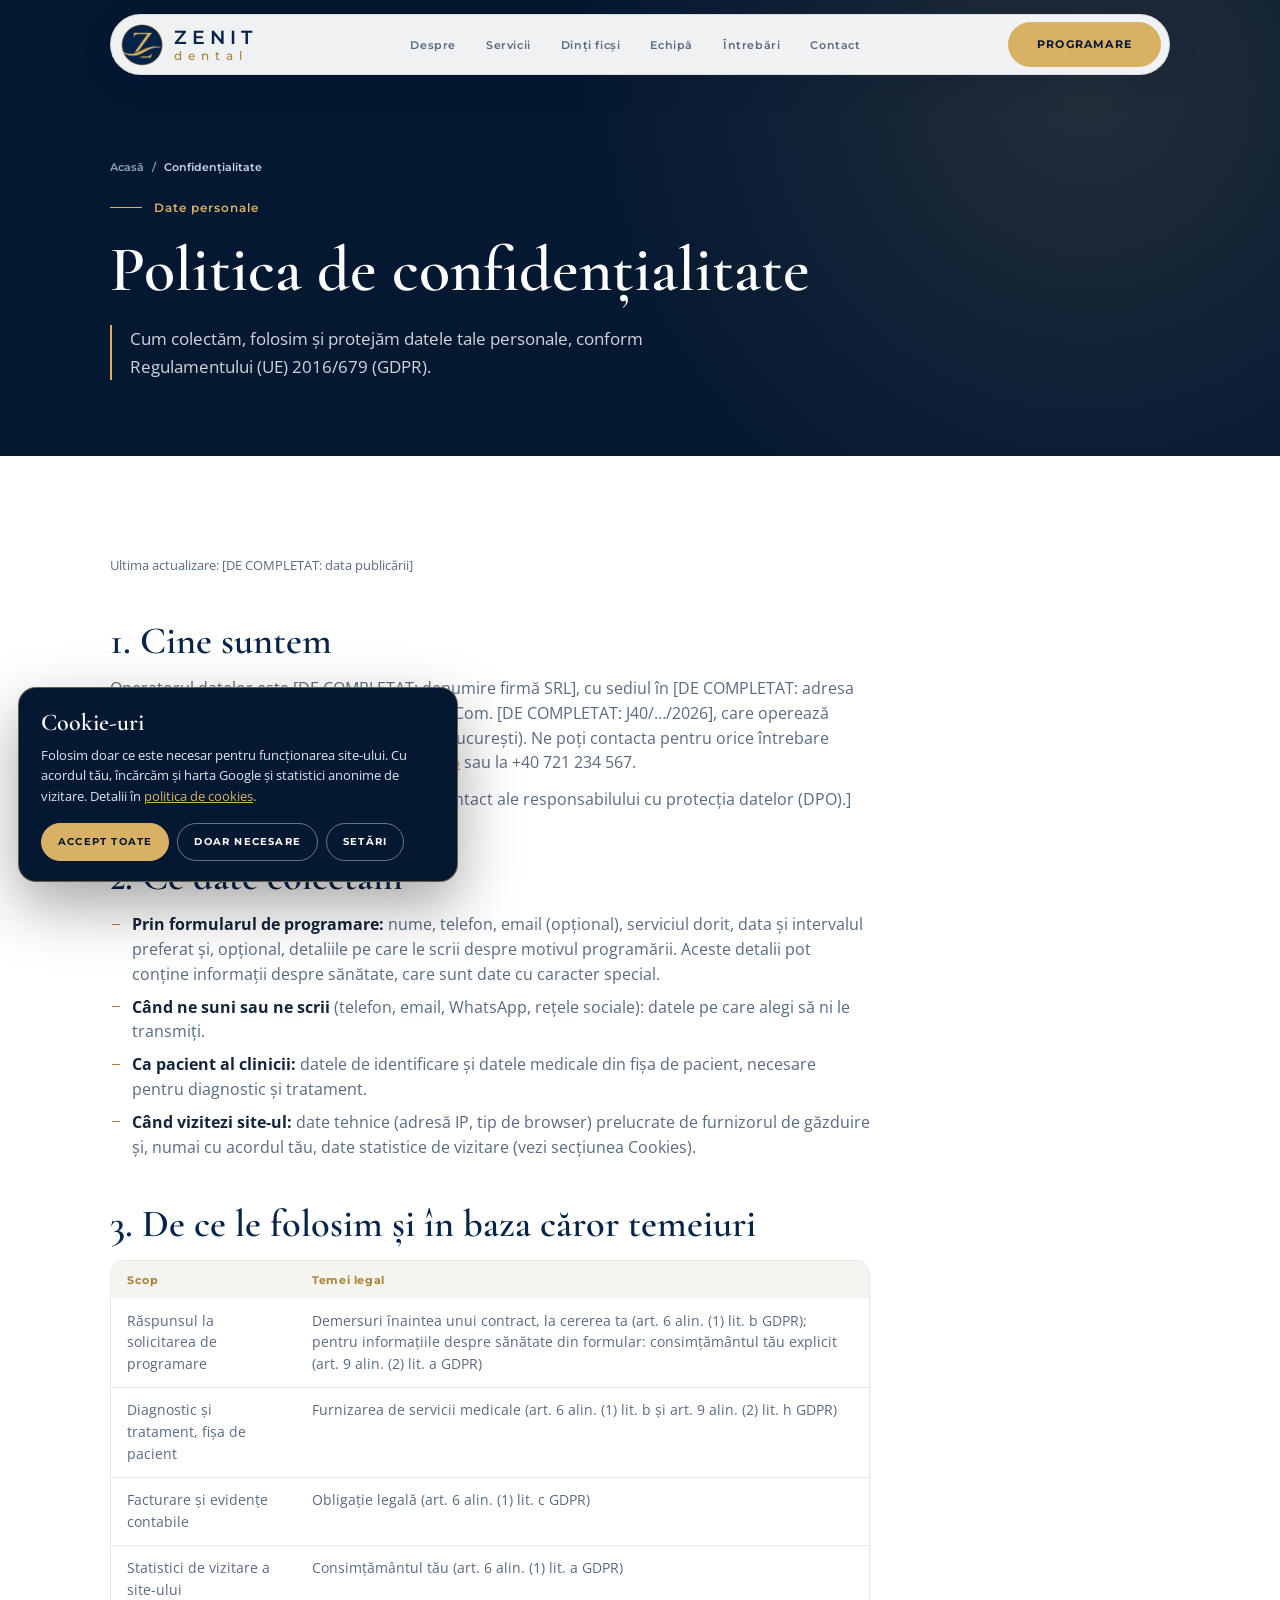
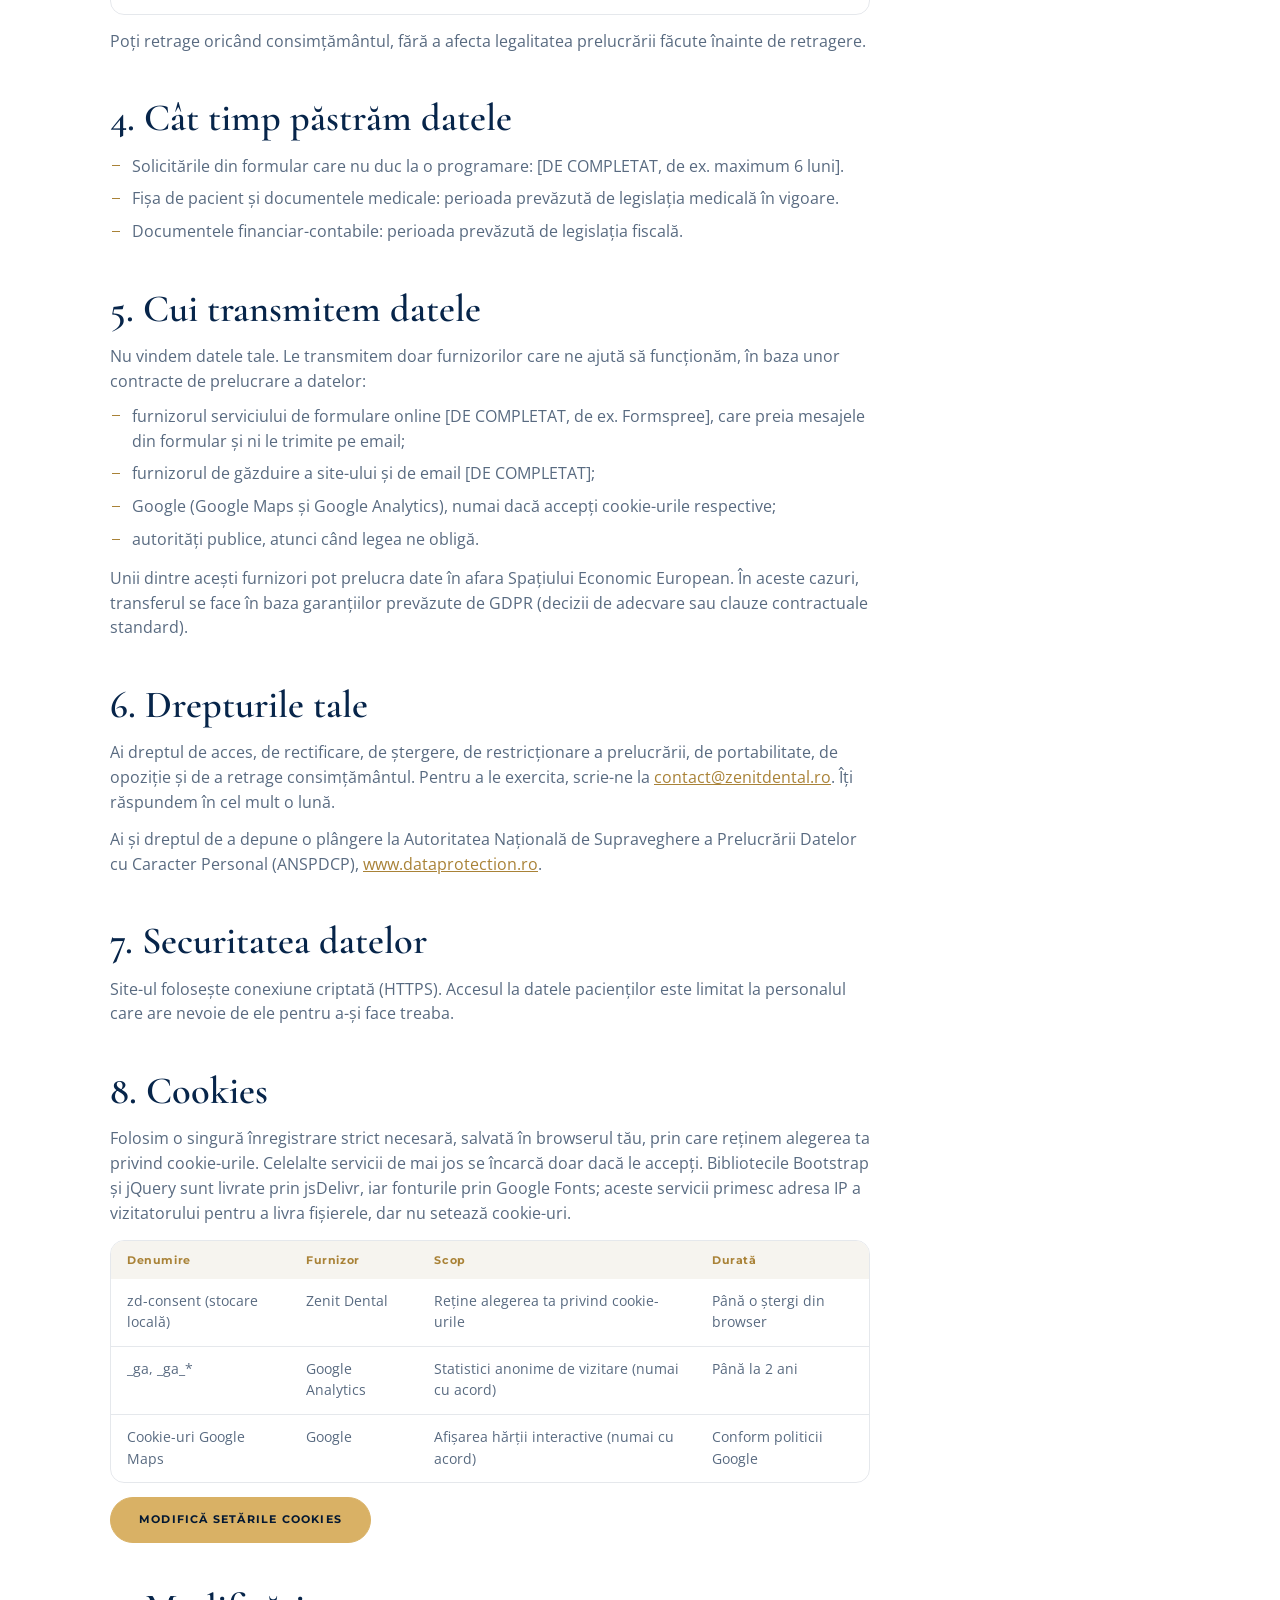
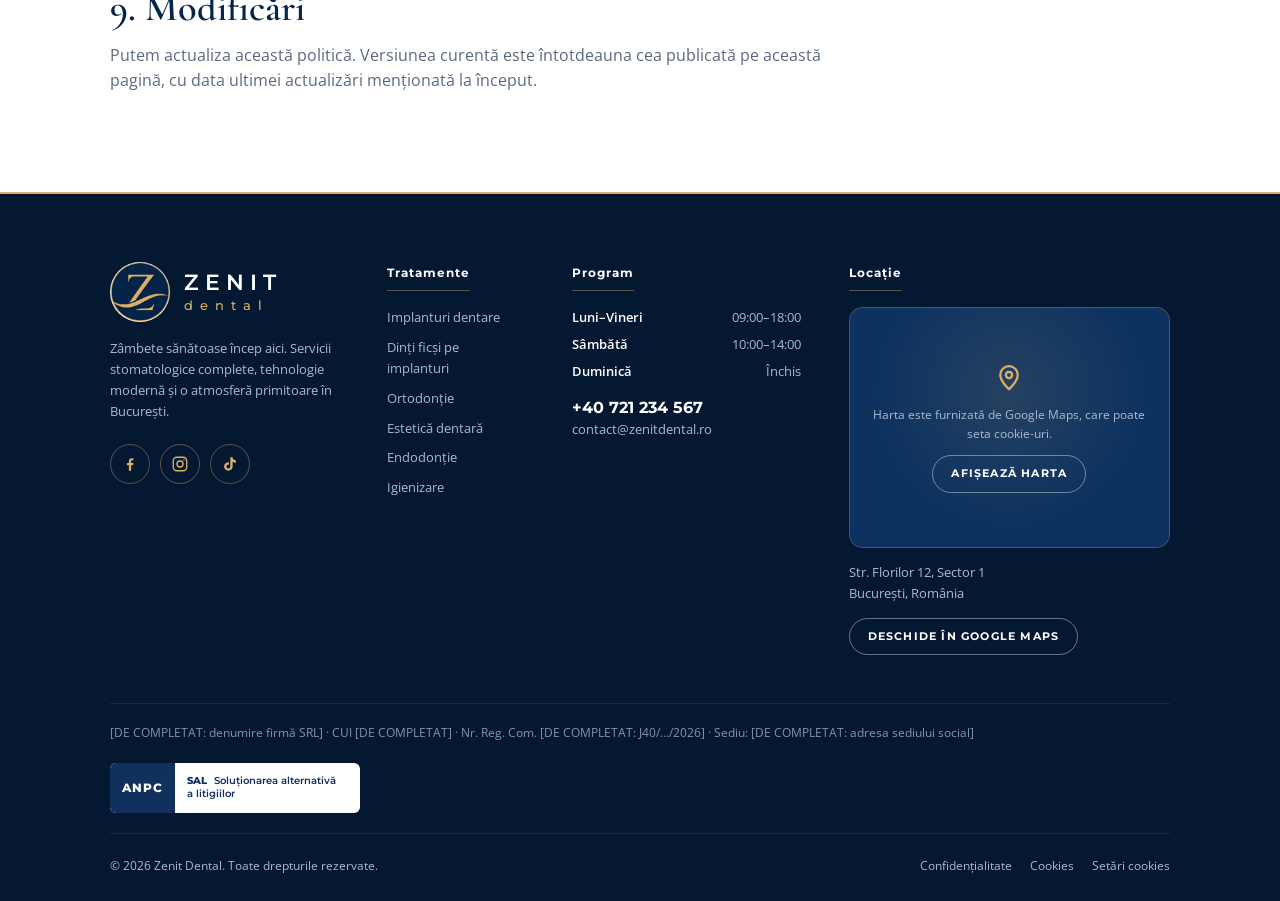
<file: confidentialitate.html>
<!DOCTYPE html>
<html lang="ro">

<head>
  <meta charset="UTF-8">
  <meta name="viewport" content="width=device-width, initial-scale=1, viewport-fit=cover">
  <title>Politica de confidențialitate și cookies — Zenit Dental</title>
  <meta name="description" content="Cum prelucrează Zenit Dental datele personale ale pacienților și vizitatorilor site-ului și ce cookie-uri folosim.">
  <link rel="canonical" href="https://www.zenitdental.ro/confidentialitate.html">
  <meta name="theme-color" content="#07254a">
  <meta property="og:type" content="website">
  <meta property="og:locale" content="ro_RO">
  <meta property="og:site_name" content="Zenit Dental">
  <meta property="og:url" content="https://www.zenitdental.ro/confidentialitate.html">
  <meta property="og:title" content="Politica de confidențialitate și cookies — Zenit Dental">
  <meta property="og:description" content="Cum prelucrează Zenit Dental datele personale ale pacienților și vizitatorilor site-ului și ce cookie-uri folosim.">
  <meta property="og:image" content="https://www.zenitdental.ro/img/og-image.jpg">
  <meta property="og:image:width" content="1200">
  <meta property="og:image:height" content="630">
  <meta name="twitter:card" content="summary_large_image">
  <script type="application/ld+json">{"@context": "https://schema.org", "@type": "Dentist", "@id": "https://www.zenitdental.ro/#clinica", "name": "Zenit Dental", "url": "https://www.zenitdental.ro/", "image": "https://www.zenitdental.ro/img/og-image.jpg", "description": "Clinică stomatologică în București: implanturi, dinți ficși, ortodonție, estetică dentară, endodonție și igienizare.", "telephone": "+40721234567", "email": "contact@zenitdental.ro", "priceRange": "lei", "address": {"@type": "PostalAddress", "streetAddress": "Str. Florilor 12, Sector 1", "addressLocality": "București", "addressCountry": "RO"}, "geo": {"@type": "GeoCoordinates", "latitude": 44.48117, "longitude": 25.87686}, "openingHoursSpecification": [{"@type": "OpeningHoursSpecification", "dayOfWeek": ["Monday", "Tuesday", "Wednesday", "Thursday", "Friday"], "opens": "09:00", "closes": "18:00"}, {"@type": "OpeningHoursSpecification", "dayOfWeek": "Saturday", "opens": "10:00", "closes": "14:00"}], "sameAs": []}</script>
  <link rel="icon" type="image/png" href="img/zenitfavicon.png">
  <link rel="preconnect" href="https://cdn.jsdelivr.net">
  <link rel="preconnect" href="https://fonts.googleapis.com">
  <link rel="preconnect" href="https://fonts.gstatic.com" crossorigin>
  <link href="https://fonts.googleapis.com/css2?family=Cormorant+Garamond:wght@500;600;700&family=Montserrat:wght@500;600;700;800&family=Open+Sans:wght@400;600&display=swap" rel="stylesheet">
  <link href="https://cdn.jsdelivr.net/npm/bootstrap@5.3.3/dist/css/bootstrap.min.css" rel="stylesheet">
  <link href="css/style.css?v=1" rel="stylesheet">
  <script>
    document.documentElement.classList.add('js-anim');
    window.addEventListener('load', function () { if (!window.jQuery) document.documentElement.classList.remove('js-anim'); });
  </script>
</head>
<body>
  <svg width="0" height="0" class="position-absolute" aria-hidden="true">
    <symbol id="i-fb" viewBox="0 0 24 24"><path fill="currentColor" d="M13.5 21v-7.5h2.6l.4-3h-3V8.6c0-.9.3-1.5 1.5-1.5h1.6V4.4c-.3 0-1.2-.1-2.3-.1-2.3 0-3.8 1.4-3.8 3.9v2.3H7.9v3h2.6V21h3z"/></symbol>
    <symbol id="i-ig" viewBox="0 0 24 24"><rect fill="none" stroke="currentColor" stroke-width="1.8" stroke-linecap="round" stroke-linejoin="round" x="3" y="3" width="18" height="18" rx="5"/><circle fill="none" stroke="currentColor" stroke-width="1.8" stroke-linecap="round" stroke-linejoin="round" cx="12" cy="12" r="4"/><circle fill="currentColor" cx="17.3" cy="6.7" r="1.1"/></symbol>
    <symbol id="i-tt" viewBox="0 0 24 24"><path fill="currentColor" d="M16.6 5.8A4.3 4.3 0 0 1 15.5 3h-3.1v12.4a2.6 2.6 0 1 1-2.6-2.6c.3 0 .5 0 .8.1V9.7a5.7 5.7 0 1 0 4.9 5.7V9.1a7.3 7.3 0 0 0 4.3 1.4V7.4a4.3 4.3 0 0 1-3.2-1.6z"/></symbol>
    <symbol id="i-pin" viewBox="0 0 24 24"><path fill="none" stroke="currentColor" stroke-width="1.8" stroke-linecap="round" stroke-linejoin="round" d="M12 21s-7-6.2-7-11.5a7 7 0 0 1 14 0C19 14.8 12 21 12 21z"/><circle fill="none" stroke="currentColor" stroke-width="1.8" stroke-linecap="round" stroke-linejoin="round" cx="12" cy="9.5" r="2.5"/></symbol>
    <symbol id="i-phone" viewBox="0 0 24 24"><path fill="none" stroke="currentColor" stroke-width="1.8" stroke-linecap="round" stroke-linejoin="round" d="M5 4h3.5l1.7 4.3-2.2 1.4a11 11 0 0 0 6.3 6.3l1.4-2.2L20 15.5V19a1.5 1.5 0 0 1-1.6 1.5C10.6 20 4 13.4 3.5 5.6A1.5 1.5 0 0 1 5 4z"/></symbol>
    <symbol id="i-mail" viewBox="0 0 24 24"><rect fill="none" stroke="currentColor" stroke-width="1.8" stroke-linecap="round" stroke-linejoin="round" x="3" y="5" width="18" height="14" rx="2"/><path fill="none" stroke="currentColor" stroke-width="1.8" stroke-linecap="round" stroke-linejoin="round" d="m3.5 6.5 8.5 6.5 8.5-6.5"/></symbol>
    <symbol id="i-clock" viewBox="0 0 24 24"><circle fill="none" stroke="currentColor" stroke-width="1.8" stroke-linecap="round" stroke-linejoin="round" cx="12" cy="12" r="9"/><path fill="none" stroke="currentColor" stroke-width="1.8" stroke-linecap="round" stroke-linejoin="round" d="M12 7v5l3.2 2"/></symbol>
  </svg>

  <a class="skip" href="#main">Sari la conținut</a>

  <header id="nav" class="fixed-top">
    <div class="container stagger">
      <div class="pill d-flex align-items-center">
        <a href="index.html" class="brand d-flex align-items-center" aria-label="Zenit Dental — prima pagină"><span class="mark"></span><span><b>ZENIT</b><i>dental</i></span></a>
        <nav class="d-none d-xl-flex flex-grow-1 justify-content-center" aria-label="Meniu principal">
        <ul class="nav links">
          <li class="nav-item"><a class="nav-link" href="index.html#about">Despre</a></li>
          <li class="nav-item"><a class="nav-link" href="index.html#services">Servicii</a></li>
          <li class="nav-item"><a class="nav-link" href="dinti-ficsi.html">Dinți ficși</a></li>
          <li class="nav-item"><a class="nav-link" href="index.html#team">Echipă</a></li>
          <li class="nav-item"><a class="nav-link" href="index.html#faq">Întrebări</a></li>
          <li class="nav-item"><a class="nav-link" href="index.html#contact">Contact</a></li>
        </ul>
        </nav>
        <a href="tel:+40721234567" class="btn btn-gold d-none d-xl-inline-flex">Programare</a>
        <button class="burger d-xl-none" type="button" data-bs-toggle="offcanvas" data-bs-target="#dr" aria-controls="dr" aria-label="Deschide meniul"><svg viewBox="0 0 24 24">
            <line x1="3" y1="6" x2="21" y2="6" />
            <line x1="3" y1="12" x2="21" y2="12" />
            <line x1="3" y1="18" x2="21" y2="18" />
          </svg></button>
      </div>
    </div>
  </header>

  <div class="offcanvas offcanvas-end drawer" tabindex="-1" id="dr" aria-labelledby="dr-title">
    <div class="offcanvas-header justify-content-end">
      <h2 class="visually-hidden" id="dr-title">Meniu</h2>
      <button type="button" class="btn-close" data-bs-dismiss="offcanvas" aria-label="Închide meniul"></button>
    </div>
    <div class="offcanvas-body d-flex flex-column">
      <a class="dlink" href="index.html#about">Despre</a>
      <a class="dlink" href="index.html#services">Servicii</a>
      <a class="dlink" href="dinti-ficsi.html">Dinți ficși</a>
      <a class="dlink" href="index.html#team">Echipă</a>
      <a class="dlink" href="index.html#faq">Întrebări</a>
      <a class="dlink" href="index.html#contact">Contact</a>
      <a href="tel:+40721234567" class="btn btn-gold">Programare</a>
      <div class="social">
            <a href="#" target="_blank" rel="noopener" aria-label="Facebook"><svg><use href="#i-fb"/></svg></a>
            <a href="#" target="_blank" rel="noopener" aria-label="Instagram"><svg><use href="#i-ig"/></svg></a>
            <a href="#" target="_blank" rel="noopener" aria-label="TikTok"><svg><use href="#i-tt"/></svg></a>
          </div>
    </div>
  </div>

  <main id="main">
  <section class="phero">
    <div class="container">
      <nav aria-label="breadcrumb"><ol class="breadcrumb crumbs"><li class="breadcrumb-item"><a href="index.html">Acasă</a></li><li class="breadcrumb-item active" aria-current="page">Confidențialitate</li></ol></nav>
      <div class="eyebrow">Date personale</div>
      <h1>Politica de confidențialitate</h1>
      <p class="sub">Cum colectăm, folosim și protejăm datele tale personale, conform Regulamentului (UE) 2016/679 (GDPR).</p>
    </div>
  </section>

  <section class="sec">
    <div class="container">
      <article class="prose legaltext">
        <p class="small-note">Ultima actualizare: [DE COMPLETAT: data publicării]</p>

        <h2>1. Cine suntem</h2>
        <p>Operatorul datelor este [DE COMPLETAT: denumire firmă SRL], cu sediul în [DE COMPLETAT: adresa sediului social], CUI [DE COMPLETAT], nr. Reg. Com.
          [DE COMPLETAT: J40/…/2026], care operează clinica Zenit Dental (Str. Florilor 12, Sector 1, București). Ne poți contacta pentru
          orice întrebare legată de datele tale la <a href="mailto:contact@zenitdental.ro">contact@zenitdental.ro</a> sau la +40 721 234 567.</p>
        <p>[DE COMPLETAT, dacă este cazul: datele de contact ale responsabilului cu protecția datelor (DPO).]</p>

        <h2>2. Ce date colectăm</h2>
        <ul>
          <li><b>Prin formularul de programare:</b> nume, telefon, email (opțional), serviciul dorit, data și intervalul
            preferat și, opțional, detaliile pe care le scrii despre motivul programării. Aceste detalii pot conține
            informații despre sănătate, care sunt date cu caracter special.</li>
          <li><b>Când ne suni sau ne scrii</b> (telefon, email, WhatsApp, rețele sociale): datele pe care alegi să ni le
            transmiți.</li>
          <li><b>Ca pacient al clinicii:</b> datele de identificare și datele medicale din fișa de pacient, necesare
            pentru diagnostic și tratament.</li>
          <li><b>Când vizitezi site-ul:</b> date tehnice (adresă IP, tip de browser) prelucrate de furnizorul de găzduire
            și, numai cu acordul tău, date statistice de vizitare (vezi secțiunea Cookies).</li>
        </ul>

        <h2>3. De ce le folosim și în baza căror temeiuri</h2>
        <div class="ptable table-responsive">
          <table class="table">
            <thead><tr><th scope="col">Scop</th><th scope="col">Temei legal</th></tr></thead>
            <tbody>
              <tr><td>Răspunsul la solicitarea de programare</td><td>Demersuri înaintea unui contract, la cererea ta
                (art. 6 alin. (1) lit. b GDPR); pentru informațiile despre sănătate din formular: consimțământul tău
                explicit (art. 9 alin. (2) lit. a GDPR)</td></tr>
              <tr><td>Diagnostic și tratament, fișa de pacient</td><td>Furnizarea de servicii medicale (art. 6 alin. (1)
                lit. b și art. 9 alin. (2) lit. h GDPR)</td></tr>
              <tr><td>Facturare și evidențe contabile</td><td>Obligație legală (art. 6 alin. (1) lit. c GDPR)</td></tr>
              <tr><td>Statistici de vizitare a site-ului</td><td>Consimțământul tău (art. 6 alin. (1) lit. a GDPR)</td></tr>
            </tbody>
          </table>
        </div>
        <p>Poți retrage oricând consimțământul, fără a afecta legalitatea prelucrării făcute înainte de retragere.</p>

        <h2>4. Cât timp păstrăm datele</h2>
        <ul>
          <li>Solicitările din formular care nu duc la o programare: [DE COMPLETAT, de ex. maximum 6 luni].</li>
          <li>Fișa de pacient și documentele medicale: perioada prevăzută de legislația medicală în vigoare.</li>
          <li>Documentele financiar-contabile: perioada prevăzută de legislația fiscală.</li>
        </ul>

        <h2>5. Cui transmitem datele</h2>
        <p>Nu vindem datele tale. Le transmitem doar furnizorilor care ne ajută să funcționăm, în baza unor contracte de
          prelucrare a datelor:</p>
        <ul>
          <li>furnizorul serviciului de formulare online [DE COMPLETAT, de ex. Formspree], care preia mesajele din
            formular și ni le trimite pe email;</li>
          <li>furnizorul de găzduire a site-ului și de email [DE COMPLETAT];</li>
          <li>Google (Google Maps și Google Analytics), numai dacă accepți cookie-urile respective;</li>
          <li>autorități publice, atunci când legea ne obligă.</li>
        </ul>
        <p>Unii dintre acești furnizori pot prelucra date în afara Spațiului Economic European. În aceste cazuri,
          transferul se face în baza garanțiilor prevăzute de GDPR (decizii de adecvare sau clauze contractuale
          standard).</p>

        <h2>6. Drepturile tale</h2>
        <p>Ai dreptul de acces, de rectificare, de ștergere, de restricționare a prelucrării, de portabilitate, de
          opoziție și de a retrage consimțământul. Pentru a le exercita, scrie-ne la <a href="mailto:contact@zenitdental.ro">contact@zenitdental.ro</a>.
          Îți răspundem în cel mult o lună.</p>
        <p>Ai și dreptul de a depune o plângere la Autoritatea Națională de Supraveghere a Prelucrării Datelor cu Caracter
          Personal (ANSPDCP), <a href="https://www.dataprotection.ro" target="_blank" rel="noopener">www.dataprotection.ro</a>.</p>

        <h2>7. Securitatea datelor</h2>
        <p>Site-ul folosește conexiune criptată (HTTPS). Accesul la datele pacienților este limitat la personalul care
          are nevoie de ele pentru a-și face treaba.</p>

        <h2 id="cookies">8. Cookies</h2>
        <p>Folosim o singură înregistrare strict necesară, salvată în browserul tău, prin care reținem alegerea ta
          privind cookie-urile. Celelalte servicii de mai jos se încarcă doar dacă le accepți. Bibliotecile Bootstrap și
          jQuery sunt livrate prin jsDelivr, iar fonturile prin Google Fonts; aceste servicii primesc adresa IP a
          vizitatorului pentru a livra fișierele, dar nu setează cookie-uri.</p>
        <div class="ptable table-responsive">
          <table class="table">
            <thead><tr><th scope="col">Denumire</th><th scope="col">Furnizor</th><th scope="col">Scop</th><th scope="col">Durată</th></tr></thead>
            <tbody>
              <tr><td>zd-consent (stocare locală)</td><td>Zenit Dental</td><td>Reține alegerea ta privind cookie-urile</td><td>Până o ștergi din browser</td></tr>
              <tr><td>_ga, _ga_*</td><td>Google Analytics</td><td>Statistici anonime de vizitare (numai cu acord)</td><td>Până la 2 ani</td></tr>
              <tr><td>Cookie-uri Google Maps</td><td>Google</td><td>Afișarea hărții interactive (numai cu acord)</td><td>Conform politicii Google</td></tr>
            </tbody>
          </table>
        </div>
        <p><button type="button" class="btn btn-gold" data-cookie-settings>Modifică setările cookies</button></p>

        <h2>9. Modificări</h2>
        <p>Putem actualiza această politică. Versiunea curentă este întotdeauna cea publicată pe această pagină, cu data
          ultimei actualizări menționată la început.</p>
      </article>
    </div>
  </section>
  </main>

  <footer>
    <div class="container">
      <div class="row g-5">
        <div class="col-md-6 col-lg-4 col-xl-3">
          <div class="fbrand"><span class="mark"></span><span><b>ZENIT</b><i>dental</i></span></div>
          <p style="max-width:300px">Zâmbete sănătoase încep aici. Servicii stomatologice complete, tehnologie
            modernă și o atmosferă primitoare în București.</p>
          <div class="social">
            <a href="#" target="_blank" rel="noopener" aria-label="Facebook"><svg><use href="#i-fb"/></svg></a>
            <a href="#" target="_blank" rel="noopener" aria-label="Instagram"><svg><use href="#i-ig"/></svg></a>
            <a href="#" target="_blank" rel="noopener" aria-label="TikTok"><svg><use href="#i-tt"/></svg></a>
          </div>
        </div>
        <div class="col-md-6 col-lg-4 col-xl-2">
          <h4>Tratamente</h4>
          <ul>
            <li><a href="implanturi-dentare.html">Implanturi dentare</a></li>
            <li><a href="dinti-ficsi.html">Dinți ficși pe implanturi</a></li>
            <li><a href="ortodontie.html">Ortodonție</a></li>
            <li><a href="index.html#services">Estetică dentară</a></li>
            <li><a href="index.html#services">Endodonție</a></li>
            <li><a href="index.html#services">Igienizare</a></li>
          </ul>
        </div>
        <div class="col-md-6 col-lg-4 col-xl-3">
          <h4>Program</h4>
          <div class="sr"><b>Luni–Vineri</b><span>09:00–18:00</span></div>
          <div class="sr"><b>Sâmbătă</b><span>10:00–14:00</span></div>
          <div class="sr"><b>Duminică</b><span>Închis</span></div>
          <p class="mt-3"><a href="tel:+40721234567" class="fphone">+40 721 234 567</a></p>
          <p><a href="mailto:contact@zenitdental.ro">contact@zenitdental.ro</a></p>
        </div>
        <div class="col-md-6 col-lg-12 col-xl-4">
          <h4>Locație</h4>
          <div class="fmap" data-map="https://www.google.com/maps/embed?pb=!1m17!1m12!1m3!1d2931.910081836362!2d25.874295076147575!3d44.48116879848873!2m3!1f0!2f0!3f0!3m2!1i1024!2i768!4f13.1!3m2!1m1!2zNDTCsDI4JzUyLjIiTiAyNcKwNTInMzYuNyJF!5e1!3m2!1sro!2sro!4v1793092367126!5m2!1sro!2sro" data-title="Hartă Zenit Dental">
            <div class="mapph">
              <svg><use href="#i-pin"/></svg>
              <p>Harta este furnizată de Google Maps, care poate seta cookie-uri.</p>
              <button type="button" class="btn btn-ghost" data-load-map>Afișează harta</button>
            </div>
          </div>
          <div class="floc">
            <p>Str. Florilor 12, Sector 1<br>București, România</p>
            <a href="https://www.google.com/maps?q=44.48117,25.87686" target="_blank" rel="noopener" class="btn btn-ghost">Deschide în Google Maps</a>
          </div>
        </div>
      </div>
      <div class="legal">
        <p>[DE COMPLETAT: denumire firmă SRL] · CUI [DE COMPLETAT] · Nr. Reg. Com. [DE COMPLETAT: J40/…/2026] · Sediu: [DE COMPLETAT: adresa sediului social]</p>
        <!-- Înlocuiește insigna cu pictograma oficială SAL de pe anpc.ro (250 x 50 px): <img src="/img/anpc-sal.png" alt="ANPC SAL" width="250" height="50">, păstrând linkul. -->
        <a class="sal" href="https://reclamatiisal.anpc.ro/" target="_blank" rel="noopener" aria-label="ANPC — Soluționarea alternativă a litigiilor">
          <span class="sal-a">ANPC</span><span class="sal-t"><b>SAL</b> Soluționarea alternativă<br>a litigiilor</span>
        </a>
      </div>
      <div class="fb"><span>© <span data-year>2026</span> Zenit Dental. Toate drepturile rezervate.</span>
        <div><a href="confidentialitate.html">Confidențialitate</a><a href="confidentialitate.html#cookies">Cookies</a><button type="button" class="linkbtn" data-cookie-settings>Setări cookies</button></div>
      </div>
    </div>
  </footer>

  <div class="sticky-bar fixed-bottom d-flex d-lg-none"><a href="tel:+40721234567" class="c">Sună</a><a href="https://wa.me/40721234567" target="_blank"
      rel="noopener" class="w">WhatsApp</a></div>

  <div class="cookie d-none" id="cookie" role="dialog" aria-labelledby="ck-title">
    <h3 id="ck-title">Cookie-uri</h3>
    <p>Folosim doar ce este necesar pentru funcționarea site-ului. Cu acordul tău, încărcăm și harta Google și
      statistici anonime de vizitare. Detalii în <a href="confidentialitate.html#cookies">politica de cookies</a>.</p>
    <div class="ck-opts d-none" id="ck-opts">
      <div class="form-check form-switch mb-2"><input class="form-check-input" type="checkbox" role="switch" id="ck-nec" checked disabled><label class="form-check-label" for="ck-nec">Strict necesare <small>(întotdeauna active)</small></label></div>
      <div class="form-check form-switch mb-2"><input class="form-check-input" type="checkbox" role="switch" id="ck-map"><label class="form-check-label" for="ck-map">Hartă Google Maps</label></div>
      <div class="form-check form-switch mb-2"><input class="form-check-input" type="checkbox" role="switch" id="ck-an"><label class="form-check-label" for="ck-an">Statistici (Google Analytics)</label></div>
    </div>
    <div class="ck-btns">
      <button type="button" class="btn btn-gold" data-c="all">Accept toate</button>
      <button type="button" class="btn btn-ghost" data-c="necessary">Doar necesare</button>
      <button type="button" class="btn btn-ghost" data-c="toggle" id="ck-toggle">Setări</button>
      <button type="button" class="btn btn-gold d-none" data-c="save" id="ck-save">Salvează alegerea</button>
    </div>
  </div>

  <script src="https://cdn.jsdelivr.net/npm/jquery@3.7.1/dist/jquery.min.js"></script>
  <script src="https://cdn.jsdelivr.net/npm/bootstrap@5.3.3/dist/js/bootstrap.bundle.min.js"></script>
  <script src="js/config.js?v=1"></script>
  <script src="js/main.js?v=1"></script>
</body>

</html>
</file>
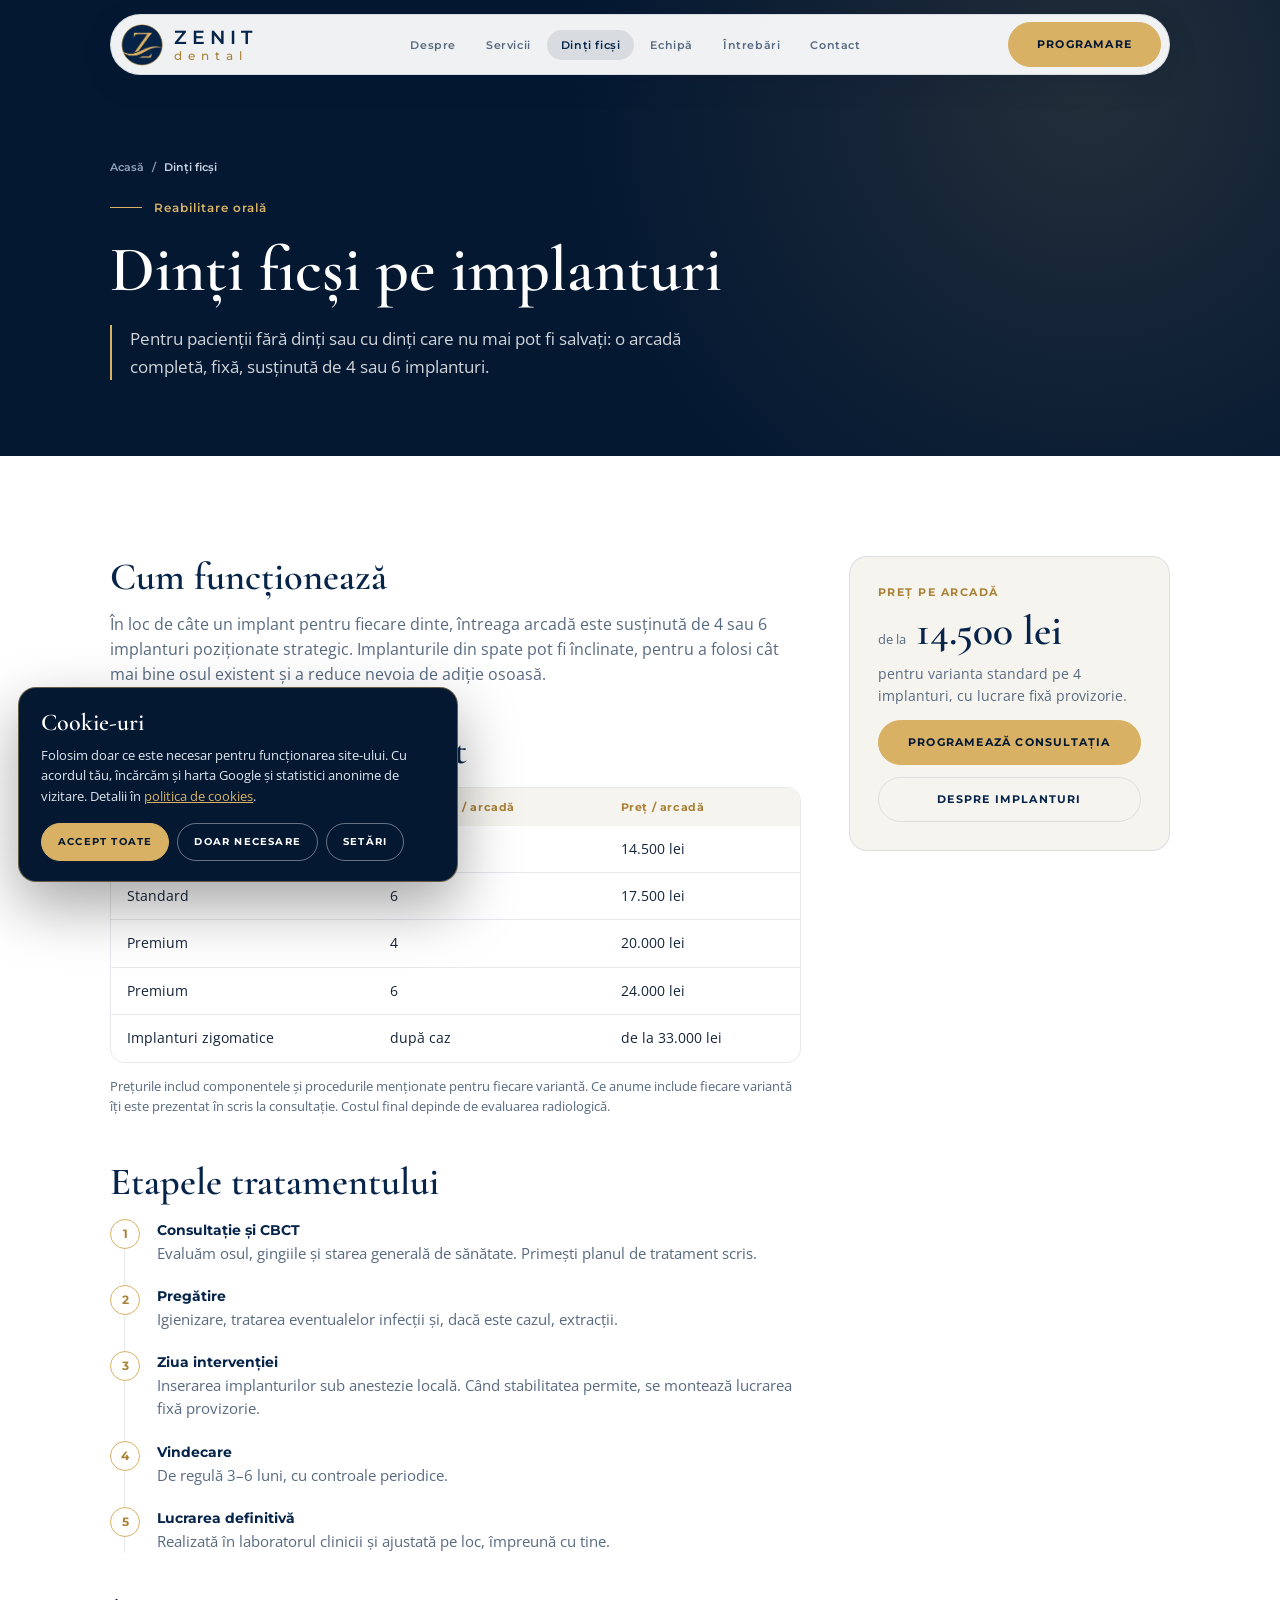
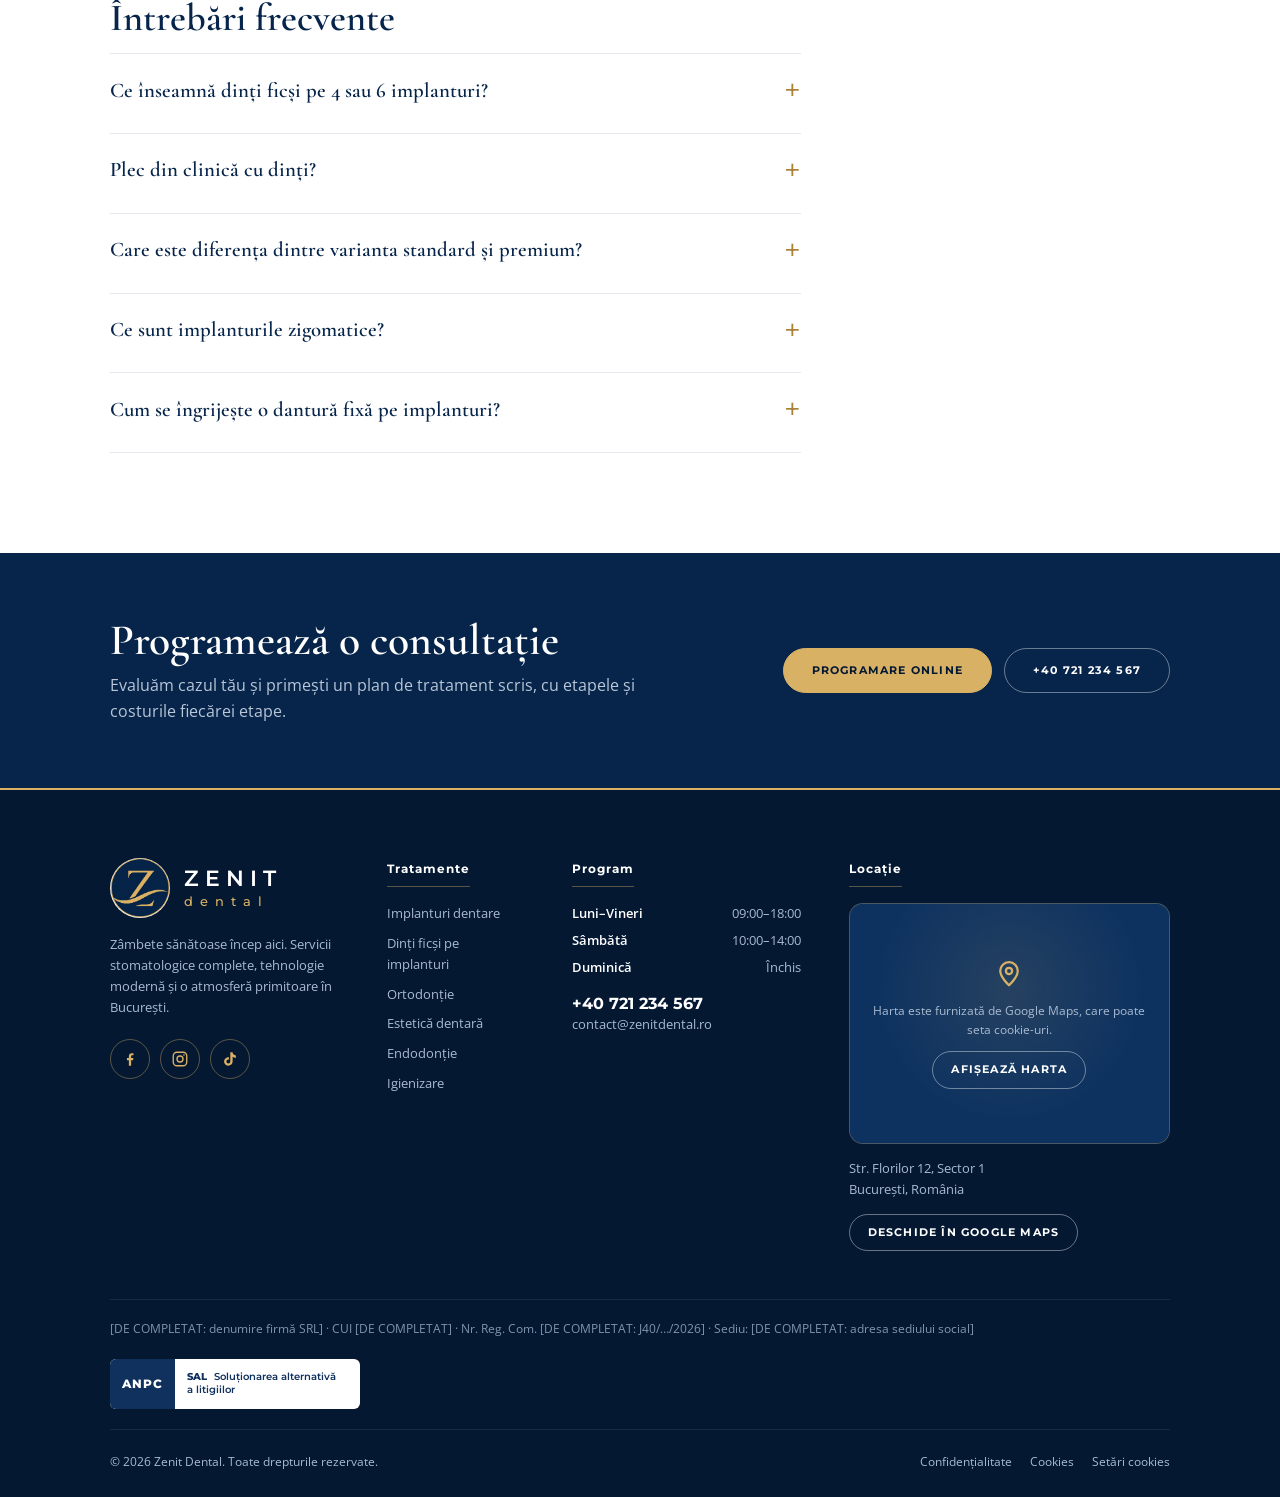
<file: dinti-ficsi.html>
<!DOCTYPE html>
<html lang="ro">

<head>
  <meta charset="UTF-8">
  <meta name="viewport" content="width=device-width, initial-scale=1, viewport-fit=cover">
  <title>Dinți ficși pe implanturi (All-on-4 / All-on-6) — Zenit Dental București</title>
  <meta name="description" content="Dantură fixă pe 4 sau 6 implanturi și implanturi zigomatice la Zenit Dental, București: etape, variante, prețuri pe arcadă.">
  <link rel="canonical" href="https://www.zenitdental.ro/dinti-ficsi.html">
  <meta name="theme-color" content="#07254a">
  <meta property="og:type" content="website">
  <meta property="og:locale" content="ro_RO">
  <meta property="og:site_name" content="Zenit Dental">
  <meta property="og:url" content="https://www.zenitdental.ro/dinti-ficsi.html">
  <meta property="og:title" content="Dinți ficși pe implanturi (All-on-4 / All-on-6) — Zenit Dental București">
  <meta property="og:description" content="Dantură fixă pe 4 sau 6 implanturi și implanturi zigomatice la Zenit Dental, București: etape, variante, prețuri pe arcadă.">
  <meta property="og:image" content="https://www.zenitdental.ro/img/og-image.jpg">
  <meta property="og:image:width" content="1200">
  <meta property="og:image:height" content="630">
  <meta name="twitter:card" content="summary_large_image">
  <script type="application/ld+json">{"@context": "https://schema.org", "@type": "Dentist", "@id": "https://www.zenitdental.ro/#clinica", "name": "Zenit Dental", "url": "https://www.zenitdental.ro/", "image": "https://www.zenitdental.ro/img/og-image.jpg", "description": "Clinică stomatologică în București: implanturi, dinți ficși, ortodonție, estetică dentară, endodonție și igienizare.", "telephone": "+40721234567", "email": "contact@zenitdental.ro", "priceRange": "lei", "address": {"@type": "PostalAddress", "streetAddress": "Str. Florilor 12, Sector 1", "addressLocality": "București", "addressCountry": "RO"}, "geo": {"@type": "GeoCoordinates", "latitude": 44.48117, "longitude": 25.87686}, "openingHoursSpecification": [{"@type": "OpeningHoursSpecification", "dayOfWeek": ["Monday", "Tuesday", "Wednesday", "Thursday", "Friday"], "opens": "09:00", "closes": "18:00"}, {"@type": "OpeningHoursSpecification", "dayOfWeek": "Saturday", "opens": "10:00", "closes": "14:00"}], "sameAs": []}</script>
  <script type="application/ld+json">{"@context": "https://schema.org", "@type": "FAQPage", "mainEntity": [{"@type": "Question", "name": "Ce înseamnă dinți ficși pe 4 sau 6 implanturi?", "acceptedAnswer": {"@type": "Answer", "text": "Este o lucrare care înlocuiește toți dinții de pe o arcadă, fixată pe 4 sau 6 implanturi. Lucrarea nu se scoate acasă; doar medicul o poate demonta, la controale."}}, {"@type": "Question", "name": "Plec din clinică cu dinți?", "acceptedAnswer": {"@type": "Answer", "text": "În multe cazuri da: după inserarea implanturilor se montează o lucrare fixă provizorie. Dacă implanturile nu au stabilitatea necesară, medicul poate recomanda o perioadă de vindecare înainte de încărcare. Decizia se ia în timpul intervenției."}}, {"@type": "Question", "name": "Care este diferența dintre varianta standard și premium?", "acceptedAnswer": {"@type": "Answer", "text": "Diferența ține de materialele și de tipul lucrării finale. Medicul îți explică la consultație ce include fiecare variantă și care se potrivește cazului tău."}}, {"@type": "Question", "name": "Ce sunt implanturile zigomatice?", "acceptedAnswer": {"@type": "Answer", "text": "Sunt implanturi mai lungi, ancorate în osul zigomatic (pomete). Se folosesc la maxilar atunci când osul este prea puțin pentru implanturi convenționale și se dorește evitarea adițiilor osoase extinse."}}, {"@type": "Question", "name": "Cum se îngrijește o dantură fixă pe implanturi?", "acceptedAnswer": {"@type": "Answer", "text": "Periaj de două ori pe zi, duș bucal sau periuțe interdentare sub lucrare și controale cu igienizare profesională la 6 luni. Îți arătăm exact cum să o cureți."}}]}</script>
  <link rel="icon" type="image/png" href="img/zenitfavicon.png">
  <link rel="preconnect" href="https://cdn.jsdelivr.net">
  <link rel="preconnect" href="https://fonts.googleapis.com">
  <link rel="preconnect" href="https://fonts.gstatic.com" crossorigin>
  <link href="https://fonts.googleapis.com/css2?family=Cormorant+Garamond:wght@500;600;700&family=Montserrat:wght@500;600;700;800&family=Open+Sans:wght@400;600&display=swap" rel="stylesheet">
  <link href="https://cdn.jsdelivr.net/npm/bootstrap@5.3.3/dist/css/bootstrap.min.css" rel="stylesheet">
  <link href="css/style.css?v=1" rel="stylesheet">
  <script>
    document.documentElement.classList.add('js-anim');
    window.addEventListener('load', function () { if (!window.jQuery) document.documentElement.classList.remove('js-anim'); });
  </script>
</head>
<body>
  <svg width="0" height="0" class="position-absolute" aria-hidden="true">
    <symbol id="i-fb" viewBox="0 0 24 24"><path fill="currentColor" d="M13.5 21v-7.5h2.6l.4-3h-3V8.6c0-.9.3-1.5 1.5-1.5h1.6V4.4c-.3 0-1.2-.1-2.3-.1-2.3 0-3.8 1.4-3.8 3.9v2.3H7.9v3h2.6V21h3z"/></symbol>
    <symbol id="i-ig" viewBox="0 0 24 24"><rect fill="none" stroke="currentColor" stroke-width="1.8" stroke-linecap="round" stroke-linejoin="round" x="3" y="3" width="18" height="18" rx="5"/><circle fill="none" stroke="currentColor" stroke-width="1.8" stroke-linecap="round" stroke-linejoin="round" cx="12" cy="12" r="4"/><circle fill="currentColor" cx="17.3" cy="6.7" r="1.1"/></symbol>
    <symbol id="i-tt" viewBox="0 0 24 24"><path fill="currentColor" d="M16.6 5.8A4.3 4.3 0 0 1 15.5 3h-3.1v12.4a2.6 2.6 0 1 1-2.6-2.6c.3 0 .5 0 .8.1V9.7a5.7 5.7 0 1 0 4.9 5.7V9.1a7.3 7.3 0 0 0 4.3 1.4V7.4a4.3 4.3 0 0 1-3.2-1.6z"/></symbol>
    <symbol id="i-pin" viewBox="0 0 24 24"><path fill="none" stroke="currentColor" stroke-width="1.8" stroke-linecap="round" stroke-linejoin="round" d="M12 21s-7-6.2-7-11.5a7 7 0 0 1 14 0C19 14.8 12 21 12 21z"/><circle fill="none" stroke="currentColor" stroke-width="1.8" stroke-linecap="round" stroke-linejoin="round" cx="12" cy="9.5" r="2.5"/></symbol>
    <symbol id="i-phone" viewBox="0 0 24 24"><path fill="none" stroke="currentColor" stroke-width="1.8" stroke-linecap="round" stroke-linejoin="round" d="M5 4h3.5l1.7 4.3-2.2 1.4a11 11 0 0 0 6.3 6.3l1.4-2.2L20 15.5V19a1.5 1.5 0 0 1-1.6 1.5C10.6 20 4 13.4 3.5 5.6A1.5 1.5 0 0 1 5 4z"/></symbol>
    <symbol id="i-mail" viewBox="0 0 24 24"><rect fill="none" stroke="currentColor" stroke-width="1.8" stroke-linecap="round" stroke-linejoin="round" x="3" y="5" width="18" height="14" rx="2"/><path fill="none" stroke="currentColor" stroke-width="1.8" stroke-linecap="round" stroke-linejoin="round" d="m3.5 6.5 8.5 6.5 8.5-6.5"/></symbol>
    <symbol id="i-clock" viewBox="0 0 24 24"><circle fill="none" stroke="currentColor" stroke-width="1.8" stroke-linecap="round" stroke-linejoin="round" cx="12" cy="12" r="9"/><path fill="none" stroke="currentColor" stroke-width="1.8" stroke-linecap="round" stroke-linejoin="round" d="M12 7v5l3.2 2"/></symbol>
  </svg>

  <a class="skip" href="#main">Sari la conținut</a>

  <header id="nav" class="fixed-top">
    <div class="container stagger">
      <div class="pill d-flex align-items-center">
        <a href="index.html" class="brand d-flex align-items-center" aria-label="Zenit Dental — prima pagină"><span class="mark"></span><span><b>ZENIT</b><i>dental</i></span></a>
        <nav class="d-none d-xl-flex flex-grow-1 justify-content-center" aria-label="Meniu principal">
        <ul class="nav links">
          <li class="nav-item"><a class="nav-link" href="index.html#about">Despre</a></li>
          <li class="nav-item"><a class="nav-link" href="index.html#services">Servicii</a></li>
          <li class="nav-item"><a class="nav-link active" href="dinti-ficsi.html" aria-current="page">Dinți ficși</a></li>
          <li class="nav-item"><a class="nav-link" href="index.html#team">Echipă</a></li>
          <li class="nav-item"><a class="nav-link" href="index.html#faq">Întrebări</a></li>
          <li class="nav-item"><a class="nav-link" href="index.html#contact">Contact</a></li>
        </ul>
        </nav>
        <a href="tel:+40721234567" class="btn btn-gold d-none d-xl-inline-flex">Programare</a>
        <button class="burger d-xl-none" type="button" data-bs-toggle="offcanvas" data-bs-target="#dr" aria-controls="dr" aria-label="Deschide meniul"><svg viewBox="0 0 24 24">
            <line x1="3" y1="6" x2="21" y2="6" />
            <line x1="3" y1="12" x2="21" y2="12" />
            <line x1="3" y1="18" x2="21" y2="18" />
          </svg></button>
      </div>
    </div>
  </header>

  <div class="offcanvas offcanvas-end drawer" tabindex="-1" id="dr" aria-labelledby="dr-title">
    <div class="offcanvas-header justify-content-end">
      <h2 class="visually-hidden" id="dr-title">Meniu</h2>
      <button type="button" class="btn-close" data-bs-dismiss="offcanvas" aria-label="Închide meniul"></button>
    </div>
    <div class="offcanvas-body d-flex flex-column">
      <a class="dlink" href="index.html#about">Despre</a>
      <a class="dlink" href="index.html#services">Servicii</a>
      <a class="dlink" href="dinti-ficsi.html">Dinți ficși</a>
      <a class="dlink" href="index.html#team">Echipă</a>
      <a class="dlink" href="index.html#faq">Întrebări</a>
      <a class="dlink" href="index.html#contact">Contact</a>
      <a href="tel:+40721234567" class="btn btn-gold">Programare</a>
      <div class="social">
            <a href="#" target="_blank" rel="noopener" aria-label="Facebook"><svg><use href="#i-fb"/></svg></a>
            <a href="#" target="_blank" rel="noopener" aria-label="Instagram"><svg><use href="#i-ig"/></svg></a>
            <a href="#" target="_blank" rel="noopener" aria-label="TikTok"><svg><use href="#i-tt"/></svg></a>
          </div>
    </div>
  </div>

  <main id="main">
  <section class="phero">
    <div class="container">
      <nav aria-label="breadcrumb"><ol class="breadcrumb crumbs"><li class="breadcrumb-item"><a href="index.html">Acasă</a></li><li class="breadcrumb-item active" aria-current="page">Dinți ficși</li></ol></nav>
      <div class="eyebrow">Reabilitare orală</div>
      <h1>Dinți ficși pe implanturi</h1>
      <p class="sub">Pentru pacienții fără dinți sau cu dinți care nu mai pot fi salvați: o arcadă completă, fixă, susținută de 4 sau 6 implanturi.</p>
    </div>
  </section>

  <section class="sec">
    <div class="container">
      <div class="row g-5">
      <div class="col-lg-8">
      <article class="prose reveal">
        <h2>Cum funcționează</h2>
        <p>În loc de câte un implant pentru fiecare dinte, întreaga arcadă este susținută de 4 sau 6 implanturi poziționate
          strategic. Implanturile din spate pot fi înclinate, pentru a folosi cât mai bine osul existent și a reduce nevoia
          de adiție osoasă.</p>

        <h2>Variantele de tratament</h2>
        <div class="ptable table-responsive">
          <table class="table">
            <thead><tr><th scope="col">Variantă</th><th scope="col">Implanturi / arcadă</th><th scope="col">Preț / arcadă</th></tr></thead>
            <tbody>
              <tr><td>Standard</td><td>4</td><td>14.500 lei</td></tr>
              <tr><td>Standard</td><td>6</td><td>17.500 lei</td></tr>
              <tr><td>Premium</td><td>4</td><td>20.000 lei</td></tr>
              <tr><td>Premium</td><td>6</td><td>24.000 lei</td></tr>
              <tr><td>Implanturi zigomatice</td><td>după caz</td><td>de la 33.000 lei</td></tr>
            </tbody>
          </table>
        </div>
        <p class="small-note">Prețurile includ componentele și procedurile menționate pentru fiecare variantă. Ce anume include
          fiecare variantă îți este prezentat în scris la consultație. Costul final depinde de evaluarea radiologică.</p>

        <h2>Etapele tratamentului</h2>
        <ol class="tl">
          <li><b>Consultație și CBCT</b><span>Evaluăm osul, gingiile și starea generală de sănătate. Primești planul de
            tratament scris.</span></li>
          <li><b>Pregătire</b><span>Igienizare, tratarea eventualelor infecții și, dacă este cazul, extracții.</span></li>
          <li><b>Ziua intervenției</b><span>Inserarea implanturilor sub anestezie locală. Când stabilitatea permite, se
            montează lucrarea fixă provizorie.</span></li>
          <li><b>Vindecare</b><span>De regulă 3–6 luni, cu controale periodice.</span></li>
          <li><b>Lucrarea definitivă</b><span>Realizată în laboratorul clinicii și ajustată pe loc, împreună cu
            tine.</span></li>
        </ol>

        <h2>Întrebări frecvente</h2>
      <div class="accordion faq" id="faq-df">
        <div class="accordion-item">
          <h3 class="accordion-header"><button class="accordion-button collapsed" type="button" data-bs-toggle="collapse" data-bs-target="#faq-df-0" aria-expanded="false" aria-controls="faq-df-0">Ce înseamnă dinți ficși pe 4 sau 6 implanturi?</button></h3>
          <div id="faq-df-0" class="accordion-collapse collapse" data-bs-parent="#faq-df">
            <div class="accordion-body"><p>Este o lucrare care înlocuiește toți dinții de pe o arcadă, fixată pe 4 sau 6 implanturi. Lucrarea nu se scoate acasă; doar medicul o poate demonta, la controale.</p></div>
          </div>
        </div>
        <div class="accordion-item">
          <h3 class="accordion-header"><button class="accordion-button collapsed" type="button" data-bs-toggle="collapse" data-bs-target="#faq-df-1" aria-expanded="false" aria-controls="faq-df-1">Plec din clinică cu dinți?</button></h3>
          <div id="faq-df-1" class="accordion-collapse collapse" data-bs-parent="#faq-df">
            <div class="accordion-body"><p>În multe cazuri da: după inserarea implanturilor se montează o lucrare fixă provizorie. Dacă implanturile nu au stabilitatea necesară, medicul poate recomanda o perioadă de vindecare înainte de încărcare. Decizia se ia în timpul intervenției.</p></div>
          </div>
        </div>
        <div class="accordion-item">
          <h3 class="accordion-header"><button class="accordion-button collapsed" type="button" data-bs-toggle="collapse" data-bs-target="#faq-df-2" aria-expanded="false" aria-controls="faq-df-2">Care este diferența dintre varianta standard și premium?</button></h3>
          <div id="faq-df-2" class="accordion-collapse collapse" data-bs-parent="#faq-df">
            <div class="accordion-body"><p>Diferența ține de materialele și de tipul lucrării finale. Medicul îți explică la consultație ce include fiecare variantă și care se potrivește cazului tău.</p></div>
          </div>
        </div>
        <div class="accordion-item">
          <h3 class="accordion-header"><button class="accordion-button collapsed" type="button" data-bs-toggle="collapse" data-bs-target="#faq-df-3" aria-expanded="false" aria-controls="faq-df-3">Ce sunt implanturile zigomatice?</button></h3>
          <div id="faq-df-3" class="accordion-collapse collapse" data-bs-parent="#faq-df">
            <div class="accordion-body"><p>Sunt implanturi mai lungi, ancorate în osul zigomatic (pomete). Se folosesc la maxilar atunci când osul este prea puțin pentru implanturi convenționale și se dorește evitarea adițiilor osoase extinse.</p></div>
          </div>
        </div>
        <div class="accordion-item">
          <h3 class="accordion-header"><button class="accordion-button collapsed" type="button" data-bs-toggle="collapse" data-bs-target="#faq-df-4" aria-expanded="false" aria-controls="faq-df-4">Cum se îngrijește o dantură fixă pe implanturi?</button></h3>
          <div id="faq-df-4" class="accordion-collapse collapse" data-bs-parent="#faq-df">
            <div class="accordion-body"><p>Periaj de două ori pe zi, duș bucal sau periuțe interdentare sub lucrare și controale cu igienizare profesională la 6 luni. Îți arătăm exact cum să o cureți.</p></div>
          </div>
        </div>
      </div>
      </article>
      </div>
      <div class="col-lg-4">
        <aside class="pcard sticky-lg-top reveal">
          <span class="eyebrow-dark mb-0">PREȚ PE ARCADĂ</span>
          <div class="pbig"><small>de la</small> 14.500 lei</div>
          <p>pentru varianta standard pe 4 implanturi, cu lucrare fixă provizorie.</p>
          <a href="index.html#contact" class="btn btn-gold">Programează consultația</a>
          <a href="implanturi-dentare.html" class="btn btn-line">Despre implanturi</a>
        </aside>
      </div>
      </div>
    </div>
  </section>

  <section class="cta-band">
    <div class="container d-flex flex-wrap justify-content-between align-items-center gap-4">
      <div>
        <h2>Programează o consultație</h2>
        <p>Evaluăm cazul tău și primești un plan de tratament scris, cu etapele și costurile fiecărei etape.</p>
      </div>
      <div class="acts">
        <a href="index.html#contact" class="btn btn-gold">Programare online</a>
        <a href="tel:+40721234567" class="btn btn-ghost">+40 721 234 567</a>
      </div>
    </div>
  </section>
  </main>

  <footer>
    <div class="container">
      <div class="row g-5">
        <div class="col-md-6 col-lg-4 col-xl-3">
          <div class="fbrand"><span class="mark"></span><span><b>ZENIT</b><i>dental</i></span></div>
          <p style="max-width:300px">Zâmbete sănătoase încep aici. Servicii stomatologice complete, tehnologie
            modernă și o atmosferă primitoare în București.</p>
          <div class="social">
            <a href="#" target="_blank" rel="noopener" aria-label="Facebook"><svg><use href="#i-fb"/></svg></a>
            <a href="#" target="_blank" rel="noopener" aria-label="Instagram"><svg><use href="#i-ig"/></svg></a>
            <a href="#" target="_blank" rel="noopener" aria-label="TikTok"><svg><use href="#i-tt"/></svg></a>
          </div>
        </div>
        <div class="col-md-6 col-lg-4 col-xl-2">
          <h4>Tratamente</h4>
          <ul>
            <li><a href="implanturi-dentare.html">Implanturi dentare</a></li>
            <li><a href="dinti-ficsi.html">Dinți ficși pe implanturi</a></li>
            <li><a href="ortodontie.html">Ortodonție</a></li>
            <li><a href="index.html#services">Estetică dentară</a></li>
            <li><a href="index.html#services">Endodonție</a></li>
            <li><a href="index.html#services">Igienizare</a></li>
          </ul>
        </div>
        <div class="col-md-6 col-lg-4 col-xl-3">
          <h4>Program</h4>
          <div class="sr"><b>Luni–Vineri</b><span>09:00–18:00</span></div>
          <div class="sr"><b>Sâmbătă</b><span>10:00–14:00</span></div>
          <div class="sr"><b>Duminică</b><span>Închis</span></div>
          <p class="mt-3"><a href="tel:+40721234567" class="fphone">+40 721 234 567</a></p>
          <p><a href="mailto:contact@zenitdental.ro">contact@zenitdental.ro</a></p>
        </div>
        <div class="col-md-6 col-lg-12 col-xl-4">
          <h4>Locație</h4>
          <div class="fmap" data-map="https://www.google.com/maps/embed?pb=!1m17!1m12!1m3!1d2931.910081836362!2d25.874295076147575!3d44.48116879848873!2m3!1f0!2f0!3f0!3m2!1i1024!2i768!4f13.1!3m2!1m1!2zNDTCsDI4JzUyLjIiTiAyNcKwNTInMzYuNyJF!5e1!3m2!1sro!2sro!4v1793092367126!5m2!1sro!2sro" data-title="Hartă Zenit Dental">
            <div class="mapph">
              <svg><use href="#i-pin"/></svg>
              <p>Harta este furnizată de Google Maps, care poate seta cookie-uri.</p>
              <button type="button" class="btn btn-ghost" data-load-map>Afișează harta</button>
            </div>
          </div>
          <div class="floc">
            <p>Str. Florilor 12, Sector 1<br>București, România</p>
            <a href="https://www.google.com/maps?q=44.48117,25.87686" target="_blank" rel="noopener" class="btn btn-ghost">Deschide în Google Maps</a>
          </div>
        </div>
      </div>
      <div class="legal">
        <p>[DE COMPLETAT: denumire firmă SRL] · CUI [DE COMPLETAT] · Nr. Reg. Com. [DE COMPLETAT: J40/…/2026] · Sediu: [DE COMPLETAT: adresa sediului social]</p>
        <!-- Înlocuiește insigna cu pictograma oficială SAL de pe anpc.ro (250 x 50 px): <img src="/img/anpc-sal.png" alt="ANPC SAL" width="250" height="50">, păstrând linkul. -->
        <a class="sal" href="https://reclamatiisal.anpc.ro/" target="_blank" rel="noopener" aria-label="ANPC — Soluționarea alternativă a litigiilor">
          <span class="sal-a">ANPC</span><span class="sal-t"><b>SAL</b> Soluționarea alternativă<br>a litigiilor</span>
        </a>
      </div>
      <div class="fb"><span>© <span data-year>2026</span> Zenit Dental. Toate drepturile rezervate.</span>
        <div><a href="confidentialitate.html">Confidențialitate</a><a href="confidentialitate.html#cookies">Cookies</a><button type="button" class="linkbtn" data-cookie-settings>Setări cookies</button></div>
      </div>
    </div>
  </footer>

  <div class="sticky-bar fixed-bottom d-flex d-lg-none"><a href="tel:+40721234567" class="c">Sună</a><a href="https://wa.me/40721234567" target="_blank"
      rel="noopener" class="w">WhatsApp</a></div>

  <div class="cookie d-none" id="cookie" role="dialog" aria-labelledby="ck-title">
    <h3 id="ck-title">Cookie-uri</h3>
    <p>Folosim doar ce este necesar pentru funcționarea site-ului. Cu acordul tău, încărcăm și harta Google și
      statistici anonime de vizitare. Detalii în <a href="confidentialitate.html#cookies">politica de cookies</a>.</p>
    <div class="ck-opts d-none" id="ck-opts">
      <div class="form-check form-switch mb-2"><input class="form-check-input" type="checkbox" role="switch" id="ck-nec" checked disabled><label class="form-check-label" for="ck-nec">Strict necesare <small>(întotdeauna active)</small></label></div>
      <div class="form-check form-switch mb-2"><input class="form-check-input" type="checkbox" role="switch" id="ck-map"><label class="form-check-label" for="ck-map">Hartă Google Maps</label></div>
      <div class="form-check form-switch mb-2"><input class="form-check-input" type="checkbox" role="switch" id="ck-an"><label class="form-check-label" for="ck-an">Statistici (Google Analytics)</label></div>
    </div>
    <div class="ck-btns">
      <button type="button" class="btn btn-gold" data-c="all">Accept toate</button>
      <button type="button" class="btn btn-ghost" data-c="necessary">Doar necesare</button>
      <button type="button" class="btn btn-ghost" data-c="toggle" id="ck-toggle">Setări</button>
      <button type="button" class="btn btn-gold d-none" data-c="save" id="ck-save">Salvează alegerea</button>
    </div>
  </div>

  <script src="https://cdn.jsdelivr.net/npm/jquery@3.7.1/dist/jquery.min.js"></script>
  <script src="https://cdn.jsdelivr.net/npm/bootstrap@5.3.3/dist/js/bootstrap.bundle.min.js"></script>
  <script src="js/config.js?v=1"></script>
  <script src="js/main.js?v=1"></script>
</body>

</html>
</file>
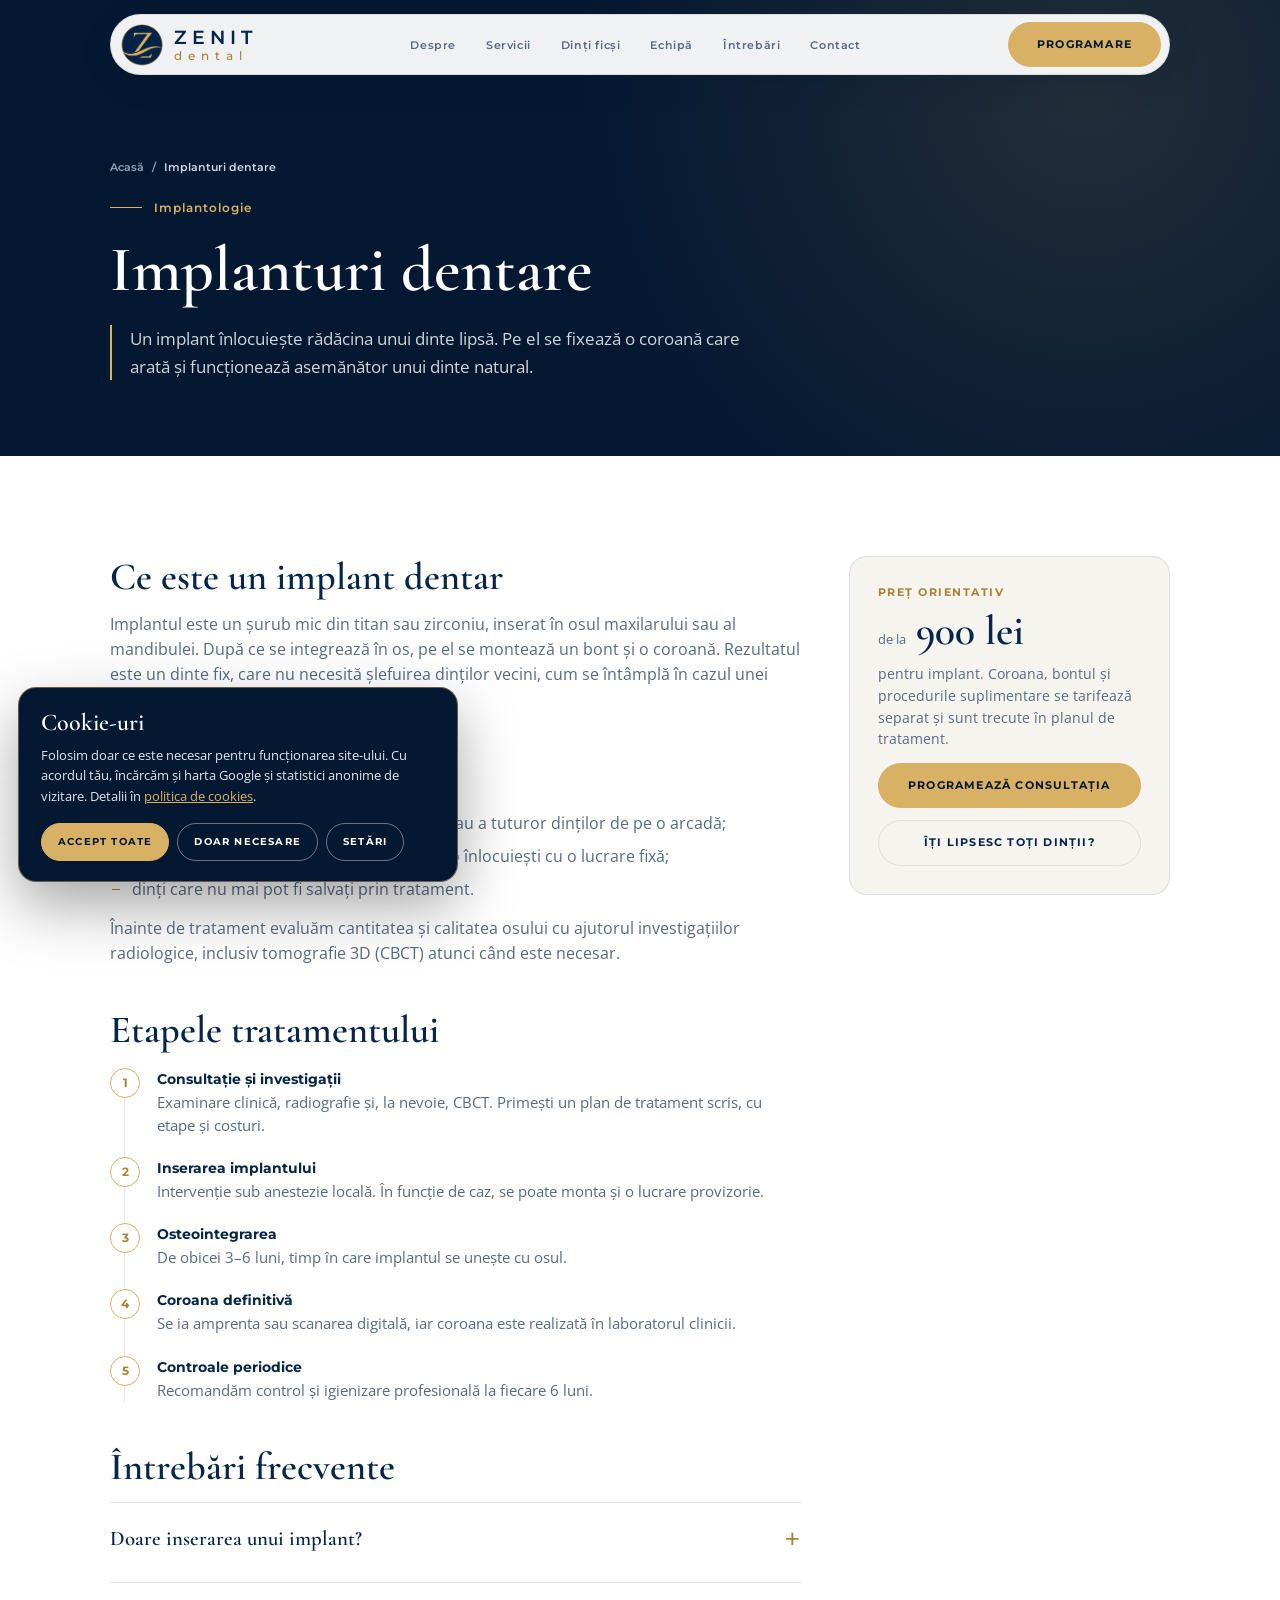
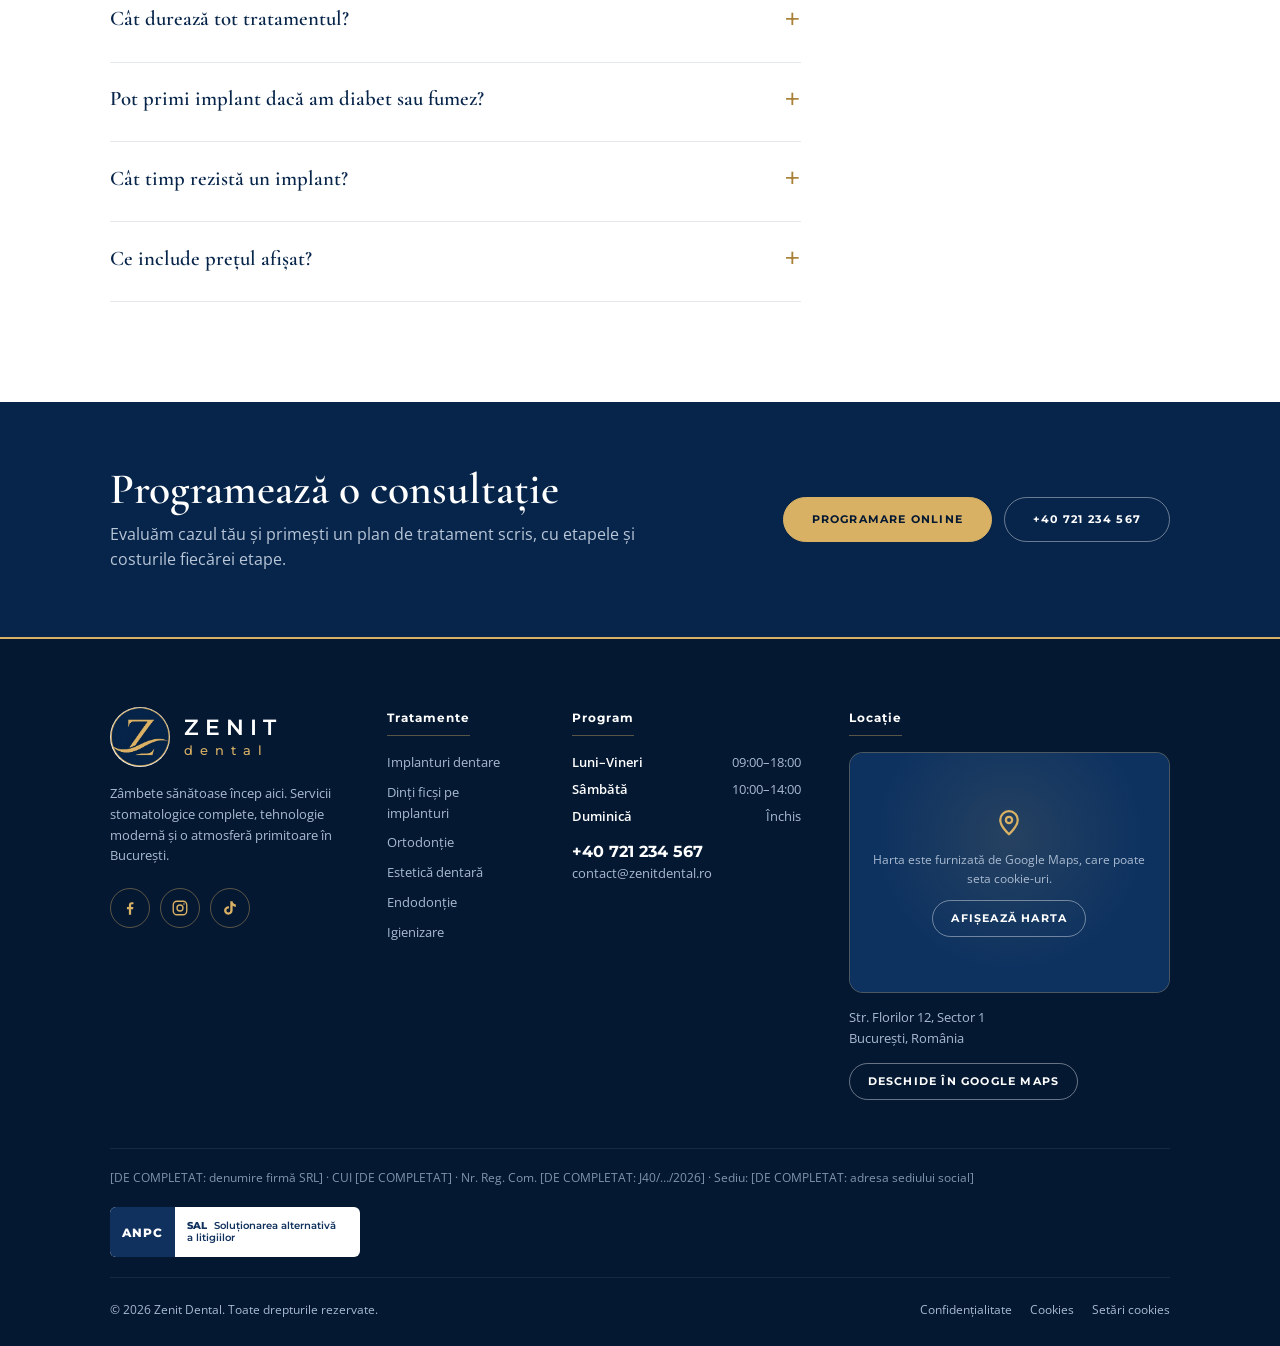
<file: implanturi-dentare.html>
<!DOCTYPE html>
<html lang="ro">

<head>
  <meta charset="UTF-8">
  <meta name="viewport" content="width=device-width, initial-scale=1, viewport-fit=cover">
  <title>Implanturi dentare în București — Zenit Dental</title>
  <meta name="description" content="Implanturi dentare la Zenit Dental, București: etapele tratamentului, durată, cine poate primi implant și prețuri orientative.">
  <link rel="canonical" href="https://www.zenitdental.ro/implanturi-dentare.html">
  <meta name="theme-color" content="#07254a">
  <meta property="og:type" content="website">
  <meta property="og:locale" content="ro_RO">
  <meta property="og:site_name" content="Zenit Dental">
  <meta property="og:url" content="https://www.zenitdental.ro/implanturi-dentare.html">
  <meta property="og:title" content="Implanturi dentare în București — Zenit Dental">
  <meta property="og:description" content="Implanturi dentare la Zenit Dental, București: etapele tratamentului, durată, cine poate primi implant și prețuri orientative.">
  <meta property="og:image" content="https://www.zenitdental.ro/img/og-image.jpg">
  <meta property="og:image:width" content="1200">
  <meta property="og:image:height" content="630">
  <meta name="twitter:card" content="summary_large_image">
  <script type="application/ld+json">{"@context": "https://schema.org", "@type": "Dentist", "@id": "https://www.zenitdental.ro/#clinica", "name": "Zenit Dental", "url": "https://www.zenitdental.ro/", "image": "https://www.zenitdental.ro/img/og-image.jpg", "description": "Clinică stomatologică în București: implanturi, dinți ficși, ortodonție, estetică dentară, endodonție și igienizare.", "telephone": "+40721234567", "email": "contact@zenitdental.ro", "priceRange": "lei", "address": {"@type": "PostalAddress", "streetAddress": "Str. Florilor 12, Sector 1", "addressLocality": "București", "addressCountry": "RO"}, "geo": {"@type": "GeoCoordinates", "latitude": 44.48117, "longitude": 25.87686}, "openingHoursSpecification": [{"@type": "OpeningHoursSpecification", "dayOfWeek": ["Monday", "Tuesday", "Wednesday", "Thursday", "Friday"], "opens": "09:00", "closes": "18:00"}, {"@type": "OpeningHoursSpecification", "dayOfWeek": "Saturday", "opens": "10:00", "closes": "14:00"}], "sameAs": []}</script>
  <script type="application/ld+json">{"@context": "https://schema.org", "@type": "FAQPage", "mainEntity": [{"@type": "Question", "name": "Doare inserarea unui implant?", "acceptedAnswer": {"@type": "Answer", "text": "Intervenția se face sub anestezie locală, așa că nu ar trebui să simți durere în timpul ei. În zilele următoare pot apărea disconfort și umflături, care se controlează de obicei cu medicația recomandată de medic."}}, {"@type": "Question", "name": "Cât durează tot tratamentul?", "acceptedAnswer": {"@type": "Answer", "text": "De la inserarea implantului până la coroana definitivă trec de obicei între 3 și 6 luni, timp în care implantul se integrează în os. Dacă este nevoie de adiție osoasă, perioada poate fi mai lungă."}}, {"@type": "Question", "name": "Pot primi implant dacă am diabet sau fumez?", "acceptedAnswer": {"@type": "Answer", "text": "Fumatul și diabetul necontrolat cresc riscul de complicații, dar nu exclud automat tratamentul. Medicul evaluează starea generală de sănătate și, la nevoie, cere avizul medicului de familie sau al specialistului."}}, {"@type": "Question", "name": "Cât timp rezistă un implant?", "acceptedAnswer": {"@type": "Answer", "text": "Cu o igienă bună și controale regulate, implanturile pot funcționa mulți ani. Durabilitatea depinde de calitatea osului, de igienă, de obiceiuri precum fumatul și de controalele periodice."}}, {"@type": "Question", "name": "Ce include prețul afișat?", "acceptedAnswer": {"@type": "Answer", "text": "Prețul „de la” se referă la implantul propriu-zis. Coroana, bontul protetic, eventualele adiții osoase și investigațiile radiologice se tarifează separat și sunt trecute în planul de tratament."}}]}</script>
  <link rel="icon" type="image/png" href="img/zenitfavicon.png">
  <link rel="preconnect" href="https://cdn.jsdelivr.net">
  <link rel="preconnect" href="https://fonts.googleapis.com">
  <link rel="preconnect" href="https://fonts.gstatic.com" crossorigin>
  <link href="https://fonts.googleapis.com/css2?family=Cormorant+Garamond:wght@500;600;700&family=Montserrat:wght@500;600;700;800&family=Open+Sans:wght@400;600&display=swap" rel="stylesheet">
  <link href="https://cdn.jsdelivr.net/npm/bootstrap@5.3.3/dist/css/bootstrap.min.css" rel="stylesheet">
  <link href="css/style.css?v=1" rel="stylesheet">
  <script>
    document.documentElement.classList.add('js-anim');
    window.addEventListener('load', function () { if (!window.jQuery) document.documentElement.classList.remove('js-anim'); });
  </script>
</head>
<body>
  <svg width="0" height="0" class="position-absolute" aria-hidden="true">
    <symbol id="i-fb" viewBox="0 0 24 24"><path fill="currentColor" d="M13.5 21v-7.5h2.6l.4-3h-3V8.6c0-.9.3-1.5 1.5-1.5h1.6V4.4c-.3 0-1.2-.1-2.3-.1-2.3 0-3.8 1.4-3.8 3.9v2.3H7.9v3h2.6V21h3z"/></symbol>
    <symbol id="i-ig" viewBox="0 0 24 24"><rect fill="none" stroke="currentColor" stroke-width="1.8" stroke-linecap="round" stroke-linejoin="round" x="3" y="3" width="18" height="18" rx="5"/><circle fill="none" stroke="currentColor" stroke-width="1.8" stroke-linecap="round" stroke-linejoin="round" cx="12" cy="12" r="4"/><circle fill="currentColor" cx="17.3" cy="6.7" r="1.1"/></symbol>
    <symbol id="i-tt" viewBox="0 0 24 24"><path fill="currentColor" d="M16.6 5.8A4.3 4.3 0 0 1 15.5 3h-3.1v12.4a2.6 2.6 0 1 1-2.6-2.6c.3 0 .5 0 .8.1V9.7a5.7 5.7 0 1 0 4.9 5.7V9.1a7.3 7.3 0 0 0 4.3 1.4V7.4a4.3 4.3 0 0 1-3.2-1.6z"/></symbol>
    <symbol id="i-pin" viewBox="0 0 24 24"><path fill="none" stroke="currentColor" stroke-width="1.8" stroke-linecap="round" stroke-linejoin="round" d="M12 21s-7-6.2-7-11.5a7 7 0 0 1 14 0C19 14.8 12 21 12 21z"/><circle fill="none" stroke="currentColor" stroke-width="1.8" stroke-linecap="round" stroke-linejoin="round" cx="12" cy="9.5" r="2.5"/></symbol>
    <symbol id="i-phone" viewBox="0 0 24 24"><path fill="none" stroke="currentColor" stroke-width="1.8" stroke-linecap="round" stroke-linejoin="round" d="M5 4h3.5l1.7 4.3-2.2 1.4a11 11 0 0 0 6.3 6.3l1.4-2.2L20 15.5V19a1.5 1.5 0 0 1-1.6 1.5C10.6 20 4 13.4 3.5 5.6A1.5 1.5 0 0 1 5 4z"/></symbol>
    <symbol id="i-mail" viewBox="0 0 24 24"><rect fill="none" stroke="currentColor" stroke-width="1.8" stroke-linecap="round" stroke-linejoin="round" x="3" y="5" width="18" height="14" rx="2"/><path fill="none" stroke="currentColor" stroke-width="1.8" stroke-linecap="round" stroke-linejoin="round" d="m3.5 6.5 8.5 6.5 8.5-6.5"/></symbol>
    <symbol id="i-clock" viewBox="0 0 24 24"><circle fill="none" stroke="currentColor" stroke-width="1.8" stroke-linecap="round" stroke-linejoin="round" cx="12" cy="12" r="9"/><path fill="none" stroke="currentColor" stroke-width="1.8" stroke-linecap="round" stroke-linejoin="round" d="M12 7v5l3.2 2"/></symbol>
  </svg>

  <a class="skip" href="#main">Sari la conținut</a>

  <header id="nav" class="fixed-top">
    <div class="container stagger">
      <div class="pill d-flex align-items-center">
        <a href="index.html" class="brand d-flex align-items-center" aria-label="Zenit Dental — prima pagină"><span class="mark"></span><span><b>ZENIT</b><i>dental</i></span></a>
        <nav class="d-none d-xl-flex flex-grow-1 justify-content-center" aria-label="Meniu principal">
        <ul class="nav links">
          <li class="nav-item"><a class="nav-link" href="index.html#about">Despre</a></li>
          <li class="nav-item"><a class="nav-link" href="index.html#services">Servicii</a></li>
          <li class="nav-item"><a class="nav-link" href="dinti-ficsi.html">Dinți ficși</a></li>
          <li class="nav-item"><a class="nav-link" href="index.html#team">Echipă</a></li>
          <li class="nav-item"><a class="nav-link" href="index.html#faq">Întrebări</a></li>
          <li class="nav-item"><a class="nav-link" href="index.html#contact">Contact</a></li>
        </ul>
        </nav>
        <a href="tel:+40721234567" class="btn btn-gold d-none d-xl-inline-flex">Programare</a>
        <button class="burger d-xl-none" type="button" data-bs-toggle="offcanvas" data-bs-target="#dr" aria-controls="dr" aria-label="Deschide meniul"><svg viewBox="0 0 24 24">
            <line x1="3" y1="6" x2="21" y2="6" />
            <line x1="3" y1="12" x2="21" y2="12" />
            <line x1="3" y1="18" x2="21" y2="18" />
          </svg></button>
      </div>
    </div>
  </header>

  <div class="offcanvas offcanvas-end drawer" tabindex="-1" id="dr" aria-labelledby="dr-title">
    <div class="offcanvas-header justify-content-end">
      <h2 class="visually-hidden" id="dr-title">Meniu</h2>
      <button type="button" class="btn-close" data-bs-dismiss="offcanvas" aria-label="Închide meniul"></button>
    </div>
    <div class="offcanvas-body d-flex flex-column">
      <a class="dlink" href="index.html#about">Despre</a>
      <a class="dlink" href="index.html#services">Servicii</a>
      <a class="dlink" href="dinti-ficsi.html">Dinți ficși</a>
      <a class="dlink" href="index.html#team">Echipă</a>
      <a class="dlink" href="index.html#faq">Întrebări</a>
      <a class="dlink" href="index.html#contact">Contact</a>
      <a href="tel:+40721234567" class="btn btn-gold">Programare</a>
      <div class="social">
            <a href="#" target="_blank" rel="noopener" aria-label="Facebook"><svg><use href="#i-fb"/></svg></a>
            <a href="#" target="_blank" rel="noopener" aria-label="Instagram"><svg><use href="#i-ig"/></svg></a>
            <a href="#" target="_blank" rel="noopener" aria-label="TikTok"><svg><use href="#i-tt"/></svg></a>
          </div>
    </div>
  </div>

  <main id="main">
  <section class="phero">
    <div class="container">
      <nav aria-label="breadcrumb"><ol class="breadcrumb crumbs"><li class="breadcrumb-item"><a href="index.html">Acasă</a></li><li class="breadcrumb-item active" aria-current="page">Implanturi dentare</li></ol></nav>
      <div class="eyebrow">Implantologie</div>
      <h1>Implanturi dentare</h1>
      <p class="sub">Un implant înlocuiește rădăcina unui dinte lipsă. Pe el se fixează o coroană care arată și funcționează asemănător unui dinte natural.</p>
    </div>
  </section>

  <section class="sec">
    <div class="container">
      <div class="row g-5">
      <div class="col-lg-8">
      <article class="prose reveal">
        <h2>Ce este un implant dentar</h2>
        <p>Implantul este un șurub mic din titan sau zirconiu, inserat în osul maxilarului sau al mandibulei. După ce se
          integrează în os, pe el se montează un bont și o coroană. Rezultatul este un dinte fix, care nu necesită
          șlefuirea dinților vecini, cum se întâmplă în cazul unei punți.</p>

        <h2>Când este indicat</h2>
        <ul>
          <li>lipsa unui singur dinte, a mai multor dinți sau a tuturor dinților de pe o arcadă;</li>
          <li>o proteză mobilă instabilă, pe care vrei să o înlocuiești cu o lucrare fixă;</li>
          <li>dinți care nu mai pot fi salvați prin tratament.</li>
        </ul>
        <p>Înainte de tratament evaluăm cantitatea și calitatea osului cu ajutorul investigațiilor radiologice, inclusiv
          tomografie 3D (CBCT) atunci când este necesar.</p>

        <h2>Etapele tratamentului</h2>
        <ol class="tl">
          <li><b>Consultație și investigații</b><span>Examinare clinică, radiografie și, la nevoie, CBCT. Primești un plan
            de tratament scris, cu etape și costuri.</span></li>
          <li><b>Inserarea implantului</b><span>Intervenție sub anestezie locală. În funcție de caz, se poate monta și o
            lucrare provizorie.</span></li>
          <li><b>Osteointegrarea</b><span>De obicei 3–6 luni, timp în care implantul se unește cu osul.</span></li>
          <li><b>Coroana definitivă</b><span>Se ia amprenta sau scanarea digitală, iar coroana este realizată în
            laboratorul clinicii.</span></li>
          <li><b>Controale periodice</b><span>Recomandăm control și igienizare profesională la fiecare 6 luni.</span></li>
        </ol>

        <h2>Întrebări frecvente</h2>
      <div class="accordion faq" id="faq-impl">
        <div class="accordion-item">
          <h3 class="accordion-header"><button class="accordion-button collapsed" type="button" data-bs-toggle="collapse" data-bs-target="#faq-impl-0" aria-expanded="false" aria-controls="faq-impl-0">Doare inserarea unui implant?</button></h3>
          <div id="faq-impl-0" class="accordion-collapse collapse" data-bs-parent="#faq-impl">
            <div class="accordion-body"><p>Intervenția se face sub anestezie locală, așa că nu ar trebui să simți durere în timpul ei. În zilele următoare pot apărea disconfort și umflături, care se controlează de obicei cu medicația recomandată de medic.</p></div>
          </div>
        </div>
        <div class="accordion-item">
          <h3 class="accordion-header"><button class="accordion-button collapsed" type="button" data-bs-toggle="collapse" data-bs-target="#faq-impl-1" aria-expanded="false" aria-controls="faq-impl-1">Cât durează tot tratamentul?</button></h3>
          <div id="faq-impl-1" class="accordion-collapse collapse" data-bs-parent="#faq-impl">
            <div class="accordion-body"><p>De la inserarea implantului până la coroana definitivă trec de obicei între 3 și 6 luni, timp în care implantul se integrează în os. Dacă este nevoie de adiție osoasă, perioada poate fi mai lungă.</p></div>
          </div>
        </div>
        <div class="accordion-item">
          <h3 class="accordion-header"><button class="accordion-button collapsed" type="button" data-bs-toggle="collapse" data-bs-target="#faq-impl-2" aria-expanded="false" aria-controls="faq-impl-2">Pot primi implant dacă am diabet sau fumez?</button></h3>
          <div id="faq-impl-2" class="accordion-collapse collapse" data-bs-parent="#faq-impl">
            <div class="accordion-body"><p>Fumatul și diabetul necontrolat cresc riscul de complicații, dar nu exclud automat tratamentul. Medicul evaluează starea generală de sănătate și, la nevoie, cere avizul medicului de familie sau al specialistului.</p></div>
          </div>
        </div>
        <div class="accordion-item">
          <h3 class="accordion-header"><button class="accordion-button collapsed" type="button" data-bs-toggle="collapse" data-bs-target="#faq-impl-3" aria-expanded="false" aria-controls="faq-impl-3">Cât timp rezistă un implant?</button></h3>
          <div id="faq-impl-3" class="accordion-collapse collapse" data-bs-parent="#faq-impl">
            <div class="accordion-body"><p>Cu o igienă bună și controale regulate, implanturile pot funcționa mulți ani. Durabilitatea depinde de calitatea osului, de igienă, de obiceiuri precum fumatul și de controalele periodice.</p></div>
          </div>
        </div>
        <div class="accordion-item">
          <h3 class="accordion-header"><button class="accordion-button collapsed" type="button" data-bs-toggle="collapse" data-bs-target="#faq-impl-4" aria-expanded="false" aria-controls="faq-impl-4">Ce include prețul afișat?</button></h3>
          <div id="faq-impl-4" class="accordion-collapse collapse" data-bs-parent="#faq-impl">
            <div class="accordion-body"><p>Prețul „de la” se referă la implantul propriu-zis. Coroana, bontul protetic, eventualele adiții osoase și investigațiile radiologice se tarifează separat și sunt trecute în planul de tratament.</p></div>
          </div>
        </div>
      </div>
      </article>
      </div>
      <div class="col-lg-4">
        <aside class="pcard sticky-lg-top reveal">
          <span class="eyebrow-dark mb-0">PREȚ ORIENTATIV</span>
          <div class="pbig"><small>de la</small> 900 lei</div>
          <p>pentru implant. Coroana, bontul și procedurile suplimentare se tarifează separat și sunt trecute în planul de tratament.</p>
          <a href="index.html#contact" class="btn btn-gold">Programează consultația</a>
          <a href="dinti-ficsi.html" class="btn btn-line">Îți lipsesc toți dinții?</a>
        </aside>
      </div>
      </div>
    </div>
  </section>

  <section class="cta-band">
    <div class="container d-flex flex-wrap justify-content-between align-items-center gap-4">
      <div>
        <h2>Programează o consultație</h2>
        <p>Evaluăm cazul tău și primești un plan de tratament scris, cu etapele și costurile fiecărei etape.</p>
      </div>
      <div class="acts">
        <a href="index.html#contact" class="btn btn-gold">Programare online</a>
        <a href="tel:+40721234567" class="btn btn-ghost">+40 721 234 567</a>
      </div>
    </div>
  </section>
  </main>

  <footer>
    <div class="container">
      <div class="row g-5">
        <div class="col-md-6 col-lg-4 col-xl-3">
          <div class="fbrand"><span class="mark"></span><span><b>ZENIT</b><i>dental</i></span></div>
          <p style="max-width:300px">Zâmbete sănătoase încep aici. Servicii stomatologice complete, tehnologie
            modernă și o atmosferă primitoare în București.</p>
          <div class="social">
            <a href="#" target="_blank" rel="noopener" aria-label="Facebook"><svg><use href="#i-fb"/></svg></a>
            <a href="#" target="_blank" rel="noopener" aria-label="Instagram"><svg><use href="#i-ig"/></svg></a>
            <a href="#" target="_blank" rel="noopener" aria-label="TikTok"><svg><use href="#i-tt"/></svg></a>
          </div>
        </div>
        <div class="col-md-6 col-lg-4 col-xl-2">
          <h4>Tratamente</h4>
          <ul>
            <li><a href="implanturi-dentare.html">Implanturi dentare</a></li>
            <li><a href="dinti-ficsi.html">Dinți ficși pe implanturi</a></li>
            <li><a href="ortodontie.html">Ortodonție</a></li>
            <li><a href="index.html#services">Estetică dentară</a></li>
            <li><a href="index.html#services">Endodonție</a></li>
            <li><a href="index.html#services">Igienizare</a></li>
          </ul>
        </div>
        <div class="col-md-6 col-lg-4 col-xl-3">
          <h4>Program</h4>
          <div class="sr"><b>Luni–Vineri</b><span>09:00–18:00</span></div>
          <div class="sr"><b>Sâmbătă</b><span>10:00–14:00</span></div>
          <div class="sr"><b>Duminică</b><span>Închis</span></div>
          <p class="mt-3"><a href="tel:+40721234567" class="fphone">+40 721 234 567</a></p>
          <p><a href="mailto:contact@zenitdental.ro">contact@zenitdental.ro</a></p>
        </div>
        <div class="col-md-6 col-lg-12 col-xl-4">
          <h4>Locație</h4>
          <div class="fmap" data-map="https://www.google.com/maps/embed?pb=!1m17!1m12!1m3!1d2931.910081836362!2d25.874295076147575!3d44.48116879848873!2m3!1f0!2f0!3f0!3m2!1i1024!2i768!4f13.1!3m2!1m1!2zNDTCsDI4JzUyLjIiTiAyNcKwNTInMzYuNyJF!5e1!3m2!1sro!2sro!4v1793092367126!5m2!1sro!2sro" data-title="Hartă Zenit Dental">
            <div class="mapph">
              <svg><use href="#i-pin"/></svg>
              <p>Harta este furnizată de Google Maps, care poate seta cookie-uri.</p>
              <button type="button" class="btn btn-ghost" data-load-map>Afișează harta</button>
            </div>
          </div>
          <div class="floc">
            <p>Str. Florilor 12, Sector 1<br>București, România</p>
            <a href="https://www.google.com/maps?q=44.48117,25.87686" target="_blank" rel="noopener" class="btn btn-ghost">Deschide în Google Maps</a>
          </div>
        </div>
      </div>
      <div class="legal">
        <p>[DE COMPLETAT: denumire firmă SRL] · CUI [DE COMPLETAT] · Nr. Reg. Com. [DE COMPLETAT: J40/…/2026] · Sediu: [DE COMPLETAT: adresa sediului social]</p>
        <!-- Înlocuiește insigna cu pictograma oficială SAL de pe anpc.ro (250 x 50 px): <img src="/img/anpc-sal.png" alt="ANPC SAL" width="250" height="50">, păstrând linkul. -->
        <a class="sal" href="https://reclamatiisal.anpc.ro/" target="_blank" rel="noopener" aria-label="ANPC — Soluționarea alternativă a litigiilor">
          <span class="sal-a">ANPC</span><span class="sal-t"><b>SAL</b> Soluționarea alternativă<br>a litigiilor</span>
        </a>
      </div>
      <div class="fb"><span>© <span data-year>2026</span> Zenit Dental. Toate drepturile rezervate.</span>
        <div><a href="confidentialitate.html">Confidențialitate</a><a href="confidentialitate.html#cookies">Cookies</a><button type="button" class="linkbtn" data-cookie-settings>Setări cookies</button></div>
      </div>
    </div>
  </footer>

  <div class="sticky-bar fixed-bottom d-flex d-lg-none"><a href="tel:+40721234567" class="c">Sună</a><a href="https://wa.me/40721234567" target="_blank"
      rel="noopener" class="w">WhatsApp</a></div>

  <div class="cookie d-none" id="cookie" role="dialog" aria-labelledby="ck-title">
    <h3 id="ck-title">Cookie-uri</h3>
    <p>Folosim doar ce este necesar pentru funcționarea site-ului. Cu acordul tău, încărcăm și harta Google și
      statistici anonime de vizitare. Detalii în <a href="confidentialitate.html#cookies">politica de cookies</a>.</p>
    <div class="ck-opts d-none" id="ck-opts">
      <div class="form-check form-switch mb-2"><input class="form-check-input" type="checkbox" role="switch" id="ck-nec" checked disabled><label class="form-check-label" for="ck-nec">Strict necesare <small>(întotdeauna active)</small></label></div>
      <div class="form-check form-switch mb-2"><input class="form-check-input" type="checkbox" role="switch" id="ck-map"><label class="form-check-label" for="ck-map">Hartă Google Maps</label></div>
      <div class="form-check form-switch mb-2"><input class="form-check-input" type="checkbox" role="switch" id="ck-an"><label class="form-check-label" for="ck-an">Statistici (Google Analytics)</label></div>
    </div>
    <div class="ck-btns">
      <button type="button" class="btn btn-gold" data-c="all">Accept toate</button>
      <button type="button" class="btn btn-ghost" data-c="necessary">Doar necesare</button>
      <button type="button" class="btn btn-ghost" data-c="toggle" id="ck-toggle">Setări</button>
      <button type="button" class="btn btn-gold d-none" data-c="save" id="ck-save">Salvează alegerea</button>
    </div>
  </div>

  <script src="https://cdn.jsdelivr.net/npm/jquery@3.7.1/dist/jquery.min.js"></script>
  <script src="https://cdn.jsdelivr.net/npm/bootstrap@5.3.3/dist/js/bootstrap.bundle.min.js"></script>
  <script src="js/config.js?v=1"></script>
  <script src="js/main.js?v=1"></script>
</body>

</html>
</file>
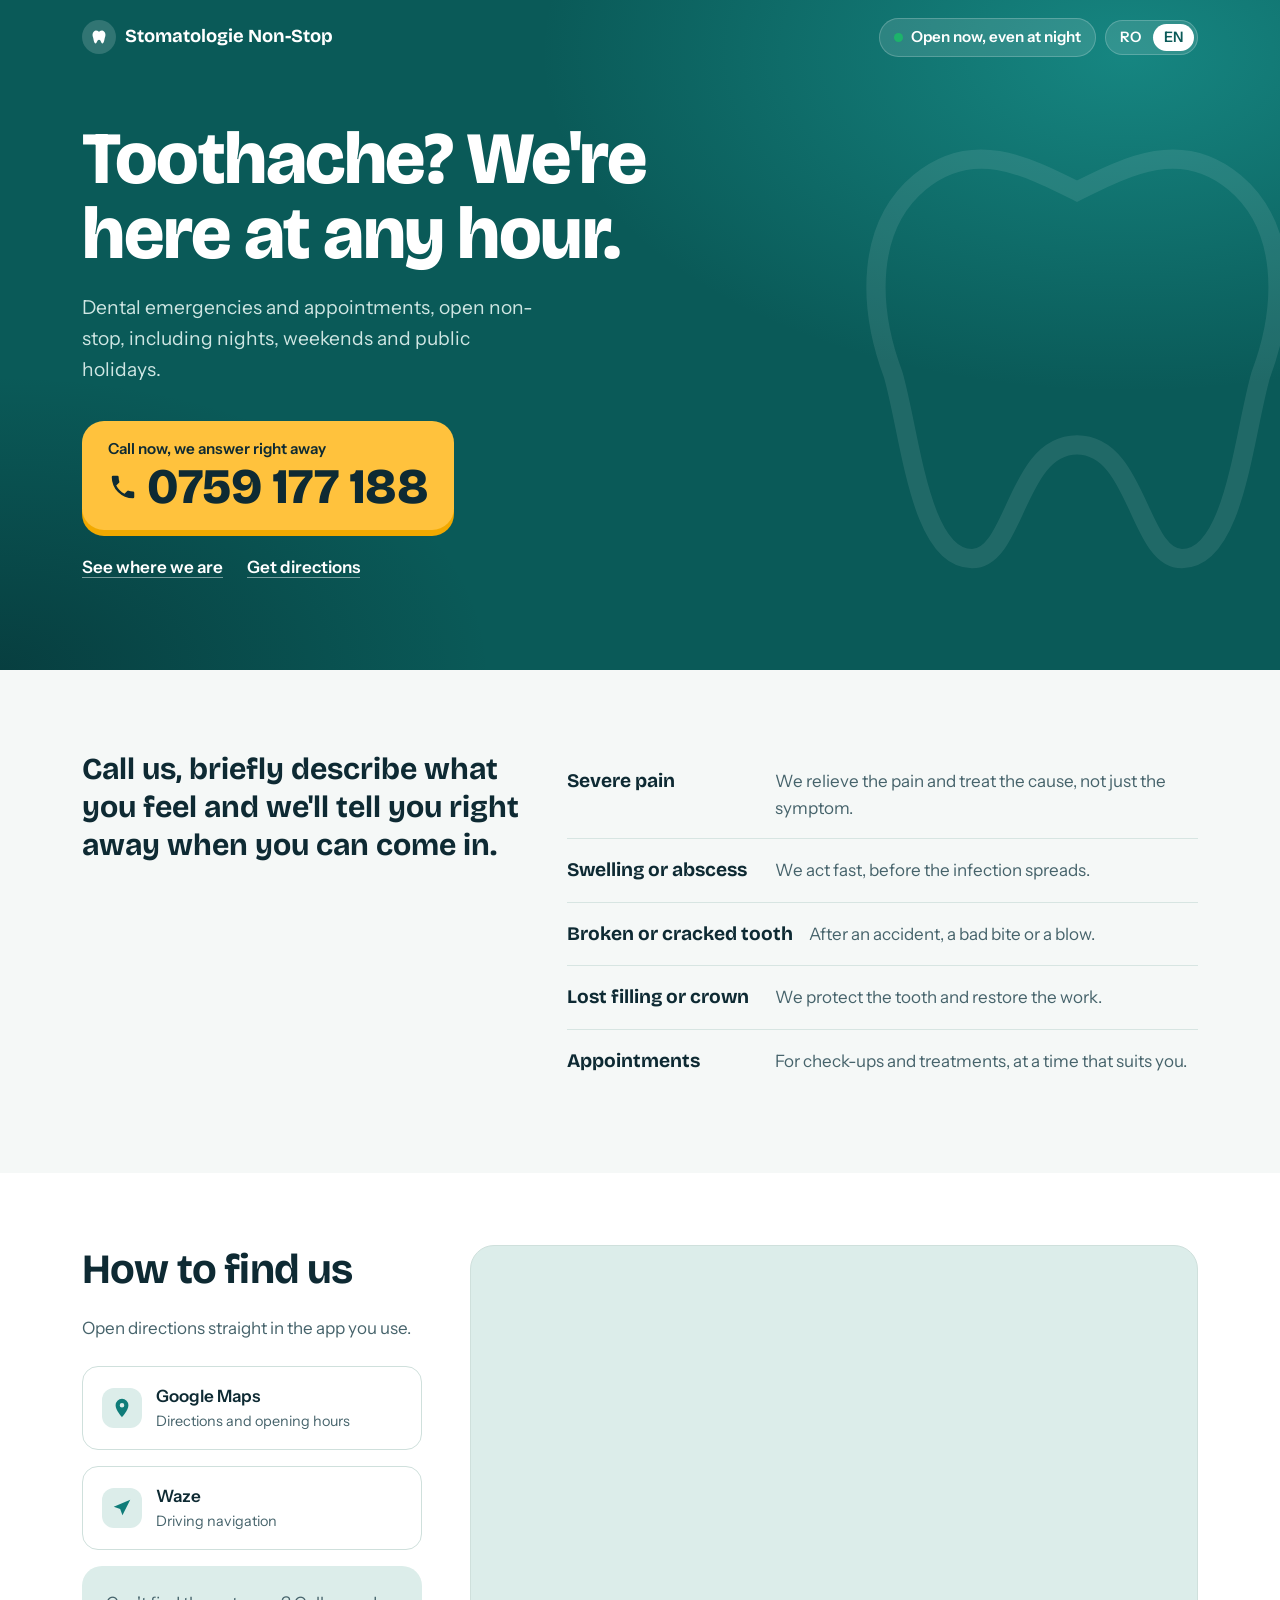
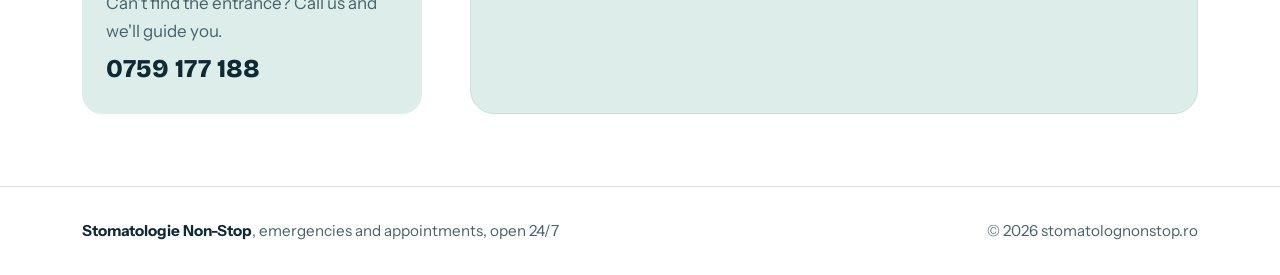
<file: index (5).html>
<!doctype html>
<html lang="ro">
<head>
  <meta charset="utf-8">
  <meta name="viewport" content="width=device-width, initial-scale=1">
  <title>Stomatologie Non-Stop – urgențe dentare 24/7 | 0759 177 188</title>
  <meta name="description" content="Urgențe stomatologice și programări, deschis non-stop, zi și noapte. Sunați la 0759 177 188.">
  <meta name="theme-color" content="#0E2A33">
  <link rel="canonical" href="https://stomatolognonstop.ro/">
  <meta property="og:title" content="Stomatologie Non-Stop – urgențe dentare 24/7">
  <meta property="og:description" content="Durere de dinți la orice oră? Sunați la 0759 177 188.">
  <meta property="og:url" content="https://stomatolognonstop.ro/">
  <meta property="og:type" content="website">
  <meta property="og:locale" content="ro_RO">
  <link rel="icon" href="data:image/svg+xml,%3Csvg xmlns='http://www.w3.org/2000/svg' viewBox='0 0 64 64'%3E%3Ccircle cx='32' cy='32' r='30' fill='%230F7C79'/%3E%3Cpath d='M21 19c4-3 8-1 11 1 3-2 7-4 11-1 4 3 4 9 2 14-1 4-2 13-5 13-3 0-3-8-8-8s-5 8-8 8c-3 0-4-9-5-13-2-5-2-11 2-14z' fill='%23fff'/%3E%3C/svg%3E">

  <link href="https://cdn.jsdelivr.net/npm/bootstrap@5.3.3/dist/css/bootstrap.min.css" rel="stylesheet">
  <link rel="preconnect" href="https://fonts.googleapis.com">
  <link rel="preconnect" href="https://fonts.gstatic.com" crossorigin>
  <link href="https://fonts.googleapis.com/css2?family=Bricolage+Grotesque:opsz,wght@12..96,500;12..96,700;12..96,800&family=Instrument+Sans:wght@400;500;600&display=swap" rel="stylesheet">

  <script type="application/ld+json">
  {
    "@context": "https://schema.org",
    "@type": "Dentist",
    "name": "Stomatologie Non-Stop",
    "url": "https://stomatolognonstop.ro/",
    "telephone": "+40759177188",
    "hasMap": "https://maps.google.com/?cid=4462229643825985651",
    "openingHoursSpecification": {
      "@type": "OpeningHoursSpecification",
      "dayOfWeek": ["Monday","Tuesday","Wednesday","Thursday","Friday","Saturday","Sunday"],
      "opens": "00:00",
      "closes": "23:59"
    }
  }
  </script>

  <style>
    :root {
      --ink: #0E2A33;
      --ink-soft: #46636B;
      --teal: #0F7C79;
      --teal-deep: #0A5A58;
      --mint: #DCEDEA;
      --paper: #F5F8F7;
      --signal: #FFC23D;
      --signal-deep: #F2A900;
      --display: "Bricolage Grotesque", system-ui, sans-serif;
      --body: "Instrument Sans", system-ui, sans-serif;
    }

    html { scroll-behavior: smooth; }
    @media (prefers-reduced-motion: reduce) { html { scroll-behavior: auto; } }

    body {
      font-family: var(--body);
      color: var(--ink);
      background: #fff;
      font-size: 1.0625rem;
      line-height: 1.6;
      padding-bottom: 84px;
    }
    @media (min-width: 768px) { body { padding-bottom: 0; } }

    h1, h2, h3, .display { font-family: var(--display); letter-spacing: -0.02em; }

    a { color: var(--teal); }
    :focus-visible { outline: 3px solid var(--signal-deep); outline-offset: 3px; border-radius: 6px; }

    /* Top area: deep teal with a soft light source and a large tooth watermark */
    .top {
      position: relative; overflow: hidden; color: #fff;
      background:
        radial-gradient(900px 520px at 88% 8%, rgba(32,170,163,.55), transparent 65%),
        radial-gradient(700px 420px at 0% 100%, rgba(5,40,44,.55), transparent 70%),
        var(--teal-deep);
    }
    .top::after {
      content: ""; position: absolute; right: -6%; top: 50%; transform: translateY(-46%);
      width: min(560px, 60vw); aspect-ratio: 1; pointer-events: none; opacity: .09;
      background: url("data:image/svg+xml,%3Csvg xmlns='http://www.w3.org/2000/svg' viewBox='0 0 64 64'%3E%3Cpath d='M14 12c6-5 12-2 18 1 6-3 12-6 18-1 6 5 6 14 3 22-2 7-3 21-9 21-5 0-5-13-12-13s-7 13-12 13c-6 0-7-14-9-21-3-8-3-17 3-22z' fill='none' stroke='%23fff' stroke-width='2.2'/%3E%3C/svg%3E") center / contain no-repeat;
    }
    .top > * { position: relative; z-index: 1; }
    @media (max-width: 767.98px) { .top::after { right: -25%; top: auto; bottom: -8%; transform: none; width: 80vw; } }

    .topbar { padding: 1.1rem 0; }
    .brand {
      font-family: var(--display); font-weight: 700; font-size: 1.15rem;
      color: #fff; text-decoration: none; display: inline-flex; align-items: center; gap: .55rem;
    }
    .brand:hover { color: #fff; }
    .brand-mark {
      width: 34px; height: 34px; border-radius: 50%; background: rgba(255,255,255,.16);
      display: grid; place-items: center;
    }
    .status-pill {
      display: inline-flex; align-items: center; gap: .5rem;
      font-weight: 600; font-size: .95rem; color: #fff;
      background: rgba(255,255,255,.12); border: 1px solid rgba(255,255,255,.2);
      padding: .4rem .85rem; border-radius: 999px;
    }
    .pulse {
      width: 9px; height: 9px; border-radius: 50%; background: #1DB36B;
      box-shadow: 0 0 0 0 rgba(29,179,107,.6); animation: pulse 2s infinite;
    }
    @keyframes pulse {
      70% { box-shadow: 0 0 0 9px rgba(29,179,107,0); }
      100% { box-shadow: 0 0 0 0 rgba(29,179,107,0); }
    }
    @media (prefers-reduced-motion: reduce) { .pulse { animation: none; } }

    /* Hero */
    .hero { padding: 3rem 0 5.5rem; }
    .hero h1 {
      font-weight: 800; font-size: clamp(2.4rem, 6vw, 4.6rem);
      line-height: 1.02; margin-bottom: 1.25rem; max-width: 15ch; color: #fff;
    }
    .hero .lede { color: #CFE6E3; font-size: 1.2rem; max-width: 36ch; margin-bottom: 2.25rem; }

    .phone-big {
      display: inline-block; text-decoration: none; color: var(--ink);
      background: var(--signal); border-radius: 22px;
      padding: 1rem 1.6rem 1.15rem; box-shadow: 0 6px 0 var(--signal-deep);
      transition: transform .12s ease, box-shadow .12s ease;
    }
    .phone-big:hover { color: var(--ink); transform: translateY(2px); box-shadow: 0 4px 0 var(--signal-deep); }
    .phone-big:active { transform: translateY(6px); box-shadow: 0 0 0 var(--signal-deep); }
    .phone-big small { display: block; font-weight: 600; font-size: .95rem; margin-bottom: .1rem; }
    .phone-big .num {
      font-family: var(--display); font-weight: 800;
      font-size: clamp(2rem, 5vw, 3.1rem); line-height: 1; letter-spacing: -0.01em;
      white-space: nowrap; display: inline-flex; align-items: center; gap: .6rem;
    }

    .hero-links { margin-top: 1.5rem; display: flex; flex-wrap: wrap; gap: .5rem 1.5rem; }
    .hero-links a { font-weight: 600; color: #fff; text-underline-offset: 4px; text-decoration-color: rgba(255,255,255,.45); }
    .hero-links a:hover { text-decoration-color: #fff; }

    /* Help list */
    .help { background: var(--paper); padding: 5rem 0; }
    .help h2 { font-weight: 700; font-size: clamp(1.8rem, 3.5vw, 2.6rem); max-width: 18ch; }
    .help p.sub { color: var(--ink-soft); max-width: 40ch; }
    .help-list { list-style: none; padding: 0; margin: 0; }
    .help-list li {
      display: flex; gap: 1rem; align-items: baseline;
      padding: 1rem 0; border-bottom: 1px solid #D7E5E2;
    }
    .help-list li:last-child { border-bottom: 0; }
    .help-list .t { font-family: var(--display); font-weight: 700; font-size: 1.2rem; min-width: 12rem; }
    .help-list .d { color: var(--ink-soft); }
    @media (max-width: 575.98px) {
      .help-list li { flex-direction: column; gap: .15rem; }
      .help-list .t { min-width: 0; }
    }

    /* Location */
    .location { padding: 4.5rem 0; }
    .location h2 { font-weight: 700; font-size: clamp(1.8rem, 3.5vw, 2.6rem); }
    .map-frame {
      border-radius: 24px; overflow: hidden; border: 1px solid #CFE0DC;
      background: var(--mint); aspect-ratio: 4 / 3;
    }
    @media (min-width: 992px) { .map-frame { aspect-ratio: auto; height: 100%; min-height: 440px; } }
    .map-frame iframe { width: 100%; height: 100%; border: 0; display: block; }

    .route-btn {
      display: flex; align-items: center; gap: .85rem; width: 100%;
      padding: 1rem 1.2rem; border-radius: 16px; text-decoration: none;
      font-weight: 600; color: var(--ink); background: #fff; border: 1px solid #CFE0DC;
      transition: border-color .15s ease, background .15s ease;
    }
    .route-btn:hover { border-color: var(--teal); background: #FBFDFC; color: var(--ink); }
    .route-btn .ic {
      width: 40px; height: 40px; border-radius: 12px; background: var(--mint);
      display: grid; place-items: center; flex-shrink: 0;
    }
    .route-btn span.sub { display: block; font-weight: 400; font-size: .9rem; color: var(--ink-soft); }

    .callout {
      background: var(--mint); border-radius: 20px; padding: 1.5rem;
    }
    .callout a { font-family: var(--display); font-weight: 800; font-size: 1.6rem; color: var(--ink); text-decoration: none; }

    footer { border-top: 1px solid #D7E5E2; padding: 2rem 0; color: var(--ink-soft); font-size: .95rem; }

    /* Mobile call bar */
    .callbar {
      position: fixed; left: 12px; right: 12px; bottom: 12px; z-index: 1030;
      display: flex; align-items: center; justify-content: center; gap: .6rem;
      background: var(--signal); color: var(--ink); text-decoration: none;
      font-family: var(--display); font-weight: 800; font-size: 1.2rem;
      padding: 1rem; border-radius: 18px;
      box-shadow: 0 10px 30px rgba(14,42,51,.25), 0 4px 0 var(--signal-deep);
    }
    .callbar:hover { color: var(--ink); }
    @media (min-width: 768px) { .callbar { display: none; } }
    /* Language toggle */
    .topbar-right { display: flex; align-items: center; gap: .6rem; }
    .lang {
      display: inline-flex; padding: 3px; border-radius: 999px;
      background: rgba(255,255,255,.12); border: 1px solid rgba(255,255,255,.2);
    }
    .lang button {
      border: 0; background: transparent; color: #fff; font-weight: 600; font-size: .9rem;
      padding: .3rem .7rem; border-radius: 999px; line-height: 1.2; cursor: pointer;
    }
    .lang button[aria-pressed="true"] { background: #fff; color: var(--teal-deep); }
    @media (max-width: 575.98px) { .status-pill .label-long { display: none; } }

    /* Help intro, bold */
    .help .intro {
      font-family: var(--display); font-weight: 700; color: var(--ink);
      font-size: clamp(1.4rem, 2.6vw, 1.9rem); line-height: 1.25; max-width: 22ch; margin: 0;
    }
  </style>
</head>
<body>

  <div class="top">
  <header class="topbar">
    <div class="container d-flex align-items-center justify-content-between gap-3">
      <a class="brand" href="#">
        <span class="brand-mark" aria-hidden="true">
          <svg width="18" height="18" viewBox="0 0 64 64"><path d="M14 12c6-5 12-2 18 1 6-3 12-6 18-1 6 5 6 14 3 22-2 7-3 21-9 21-5 0-5-13-12-13s-7 13-12 13c-6 0-7-14-9-21-3-8-3-17 3-22z" fill="#fff"/></svg>
        </span>
        Stomatologie Non-Stop
      </a>
      <div class="topbar-right">
        <span class="status-pill"><span class="pulse" aria-hidden="true"></span><span data-i18n="status">Deschis acum</span></span>
        <div class="lang" role="group" aria-label="Limba / Language">
          <button type="button" data-lang="ro" aria-pressed="true">RO</button>
          <button type="button" data-lang="en" aria-pressed="false">EN</button>
        </div>
      </div>
    </div>
  </header>

    <section class="hero">
      <div class="container">
        <div class="row">
          <div class="col-lg-9">
            <h1 data-i18n="h1">Te doare un dinte? Suntem aici la orice oră.</h1>
            <p class="lede" data-i18n="lede">Urgențe stomatologice și programări, deschis non-stop, inclusiv nopțile, weekendul și sărbătorile.</p>

            <a class="phone-big" href="tel:+40759177188" data-i18n-aria="callAria" aria-label="Sună la 0759 177 188">
              <small data-i18n="callSmall">Sună acum, răspundem imediat</small>
              <span class="num">
                <svg width="30" height="30" viewBox="0 0 24 24" aria-hidden="true"><path fill="currentColor" d="M6.6 10.8a15.1 15.1 0 0 0 6.6 6.6l2.2-2.2a1 1 0 0 1 1-.25 11.4 11.4 0 0 0 3.6.57 1 1 0 0 1 1 1V20a1 1 0 0 1-1 1A17 17 0 0 1 3 4a1 1 0 0 1 1-1h3.5a1 1 0 0 1 1 1c0 1.25.2 2.45.57 3.57a1 1 0 0 1-.25 1z"/></svg>
                0759 177 188
              </span>
            </a>

            <div class="hero-links">
              <a href="#locatie" data-i18n="seeWhere">Vezi unde suntem</a>
              <a href="https://maps.google.com/?cid=4462229643825985651" target="_blank" rel="noopener" data-i18n="navigate">Pornește navigația</a>
            </div>
          </div>
        </div>
      </div>
    </section>
  </div>

  <main>
    <section class="help">
      <div class="container">
        <div class="row g-5">
          <div class="col-lg-5">
            <p class="intro" data-i18n="intro">Sună-ne, descrie pe scurt ce simți și îți spunem imediat când poți veni.</p>
          </div>
          <div class="col-lg-7">
            <ul class="help-list">
              <li><span class="t" data-i18n="s1t">Durere puternică</span><span class="d" data-i18n="s1d">Calmăm durerea și tratăm cauza, nu doar simptomul.</span></li>
              <li><span class="t" data-i18n="s2t">Umflătură sau abces</span><span class="d" data-i18n="s2d">Intervenim rapid, înainte ca infecția să se extindă.</span></li>
              <li><span class="t" data-i18n="s3t">Dinte rupt sau fisurat</span><span class="d" data-i18n="s3d">După un accident, o mușcătură greșită sau o lovitură.</span></li>
              <li><span class="t" data-i18n="s4t">Plombă sau coroană căzută</span><span class="d" data-i18n="s4d">Protejăm dintele și refacem lucrarea.</span></li>
              <li><span class="t" data-i18n="s5t">Programări</span><span class="d" data-i18n="s5d">Pentru controale și tratamente, la ora care ți se potrivește.</span></li>
            </ul>
          </div>
        </div>
      </div>
    </section>

    <section class="location" id="locatie">
      <div class="container">
        <div class="row g-4 g-lg-5">
          <div class="col-lg-4 d-flex flex-column gap-3">
            <h2 class="mb-1" data-i18n="whereH">Unde ne găsești</h2>
            <p class="mb-2" style="color:var(--ink-soft)" data-i18n="whereP">Deschide traseul direct în aplicația pe care o folosești.</p>

            <a class="route-btn" href="https://maps.google.com/?cid=4462229643825985651" target="_blank" rel="noopener">
              <span class="ic" aria-hidden="true">
                <svg width="22" height="22" viewBox="0 0 24 24"><path fill="#0F7C79" d="M12 2a7 7 0 0 0-7 7c0 5.25 7 13 7 13s7-7.75 7-13a7 7 0 0 0-7-7zm0 9.5A2.5 2.5 0 1 1 12 6.5a2.5 2.5 0 0 1 0 5z"/></svg>
              </span>
              <span>Google Maps<span class="sub" data-i18n="gmSub">Traseu și program</span></span>
            </a>

            <a class="route-btn" href="https://waze.com/ul?ll=44.436923,26.031696&amp;navigate=yes" target="_blank" rel="noopener">
              <span class="ic" aria-hidden="true">
                <svg width="22" height="22" viewBox="0 0 24 24"><path fill="#0F7C79" d="M21 3 3 10.5l7 2.5 2.5 7z"/></svg>
              </span>
              <span>Waze<span class="sub" data-i18n="wzSub">Navigație cu mașina</span></span>
            </a>

            <div class="callout mt-auto">
              <div class="mb-1" style="color:var(--ink-soft)" data-i18n="entrance">Nu găsești intrarea? Sună-ne și te ghidăm.</div>
              <a href="tel:+40759177188">0759 177 188</a>
            </div>
          </div>

          <div class="col-lg-8">
            <div class="map-frame">
              <iframe src="https://www.google.com/maps/embed?pb=!1m18!1m12!1m3!1d1179.8332236199822!2d26.031695908483403!3d44.436923366016!2m3!1f0!2f0!3f0!3m2!1i1024!2i768!4f13.1!3m3!1m2!1s0x40b2010068c13351%3A0x3ded06381a773873!2sSTOMATOLOGIE%20NON-STOP%20%3A%20URGENTE%20SI%20PROGRAMARI!5e1!3m2!1sro!2sro!4v1793102730361!5m2!1sro!2sro"
                allowfullscreen loading="lazy" referrerpolicy="strict-origin-when-cross-origin"
                data-i18n-title="mapTitle" title="Hartă: Stomatologie Non-Stop"></iframe>
            </div>
          </div>
        </div>
      </div>
    </section>
  </main>

  <footer>
    <div class="container d-flex flex-column flex-md-row justify-content-between gap-2">
      <span><strong style="color:var(--ink)">Stomatologie Non-Stop</strong>, <span data-i18n="footer">urgențe și programări, deschis 24/7</span></span>
      <span>&copy; <span id="y"></span> stomatolognonstop.ro</span>
    </div>
  </footer>

  <a class="callbar" href="tel:+40759177188">
    <svg width="22" height="22" viewBox="0 0 24 24" aria-hidden="true"><path fill="currentColor" d="M6.6 10.8a15.1 15.1 0 0 0 6.6 6.6l2.2-2.2a1 1 0 0 1 1-.25 11.4 11.4 0 0 0 3.6.57 1 1 0 0 1 1 1V20a1 1 0 0 1-1 1A17 17 0 0 1 3 4a1 1 0 0 1 1-1h3.5a1 1 0 0 1 1 1c0 1.25.2 2.45.57 3.57a1 1 0 0 1-.25 1z"/></svg>
    <span data-i18n="callbar">Sună acum: 0759 177 188</span>
  </a>

  <script>
    (function () {
      var T = {
        ro: {
          _title: "Stomatologie Non-Stop – urgențe dentare 24/7 | 0759 177 188",
          _desc: "Urgențe stomatologice și programări, deschis non-stop, zi și noapte. Sunați la 0759 177 188.",
          status: "Deschis acum",
          statusNight: "Deschis acum, și noaptea",
          h1: "Te doare un dinte? Suntem aici la orice oră.",
          lede: "Urgențe stomatologice și programări, deschis non-stop, inclusiv nopțile, weekendul și sărbătorile.",
          callAria: "Sună la 0759 177 188",
          callSmall: "Sună acum, răspundem imediat",
          seeWhere: "Vezi unde suntem",
          navigate: "Pornește navigația",
          intro: "Sună-ne, descrie pe scurt ce simți și îți spunem imediat când poți veni.",
          s1t: "Durere puternică", s1d: "Calmăm durerea și tratăm cauza, nu doar simptomul.",
          s2t: "Umflătură sau abces", s2d: "Intervenim rapid, înainte ca infecția să se extindă.",
          s3t: "Dinte rupt sau fisurat", s3d: "După un accident, o mușcătură greșită sau o lovitură.",
          s4t: "Plombă sau coroană căzută", s4d: "Protejăm dintele și refacem lucrarea.",
          s5t: "Programări", s5d: "Pentru controale și tratamente, la ora care ți se potrivește.",
          whereH: "Unde ne găsești",
          whereP: "Deschide traseul direct în aplicația pe care o folosești.",
          gmSub: "Traseu și program",
          wzSub: "Navigație cu mașina",
          entrance: "Nu găsești intrarea? Sună-ne și te ghidăm.",
          mapTitle: "Hartă: Stomatologie Non-Stop",
          footer: "urgențe și programări, deschis 24/7",
          callbar: "Sună acum: 0759 177 188"
        },
        en: {
          _title: "Stomatologie Non-Stop – 24/7 emergency dentist in Bucharest | 0759 177 188",
          _desc: "Dental emergencies and appointments, open non-stop, day and night. Call 0759 177 188.",
          status: "Open now",
          statusNight: "Open now, even at night",
          h1: "Toothache? We're here at any hour.",
          lede: "Dental emergencies and appointments, open non-stop, including nights, weekends and public holidays.",
          callAria: "Call 0759 177 188",
          callSmall: "Call now, we answer right away",
          seeWhere: "See where we are",
          navigate: "Get directions",
          intro: "Call us, briefly describe what you feel and we'll tell you right away when you can come in.",
          s1t: "Severe pain", s1d: "We relieve the pain and treat the cause, not just the symptom.",
          s2t: "Swelling or abscess", s2d: "We act fast, before the infection spreads.",
          s3t: "Broken or cracked tooth", s3d: "After an accident, a bad bite or a blow.",
          s4t: "Lost filling or crown", s4d: "We protect the tooth and restore the work.",
          s5t: "Appointments", s5d: "For check-ups and treatments, at a time that suits you.",
          whereH: "How to find us",
          whereP: "Open directions straight in the app you use.",
          gmSub: "Directions and opening hours",
          wzSub: "Driving navigation",
          entrance: "Can't find the entrance? Call us and we'll guide you.",
          mapTitle: "Map: Stomatologie Non-Stop",
          footer: "emergencies and appointments, open 24/7",
          callbar: "Call now: 0759 177 188"
        }
      };

      var hour = +new Intl.DateTimeFormat("ro-RO", {
        timeZone: "Europe/Bucharest", hour: "2-digit", hour12: false
      }).format(new Date()) % 24;
      var night = hour >= 22 || hour < 7;

      function apply(lang) {
        var d = T[lang];
        document.documentElement.lang = lang;
        document.title = d._title;
        document.querySelector('meta[name="description"]').setAttribute("content", d._desc);
        document.querySelectorAll("[data-i18n]").forEach(function (el) {
          var k = el.getAttribute("data-i18n");
          if (k === "status" && night) k = "statusNight";
          if (d[k]) el.textContent = d[k];
        });
        document.querySelectorAll("[data-i18n-aria]").forEach(function (el) {
          el.setAttribute("aria-label", d[el.getAttribute("data-i18n-aria")]);
        });
        document.querySelectorAll("[data-i18n-title]").forEach(function (el) {
          el.setAttribute("title", d[el.getAttribute("data-i18n-title")]);
        });
        document.querySelectorAll(".lang button").forEach(function (b) {
          b.setAttribute("aria-pressed", b.getAttribute("data-lang") === lang ? "true" : "false");
        });
        try { localStorage.setItem("lang", lang); } catch (e) {}
      }

      var saved = null;
      try { saved = localStorage.getItem("lang"); } catch (e) {}
      var fromUrl = new URLSearchParams(location.search).get("lang");
      var initial = T[fromUrl] ? fromUrl
                  : T[saved] ? saved
                  : (navigator.language || "ro").toLowerCase().indexOf("ro") === 0 ? "ro" : "en";

      document.querySelectorAll(".lang button").forEach(function (b) {
        b.addEventListener("click", function () { apply(b.getAttribute("data-lang")); });
      });
      apply(initial);
      document.getElementById("y").textContent = new Date().getFullYear();
    })();
  </script>
</body>
</html>
</file>
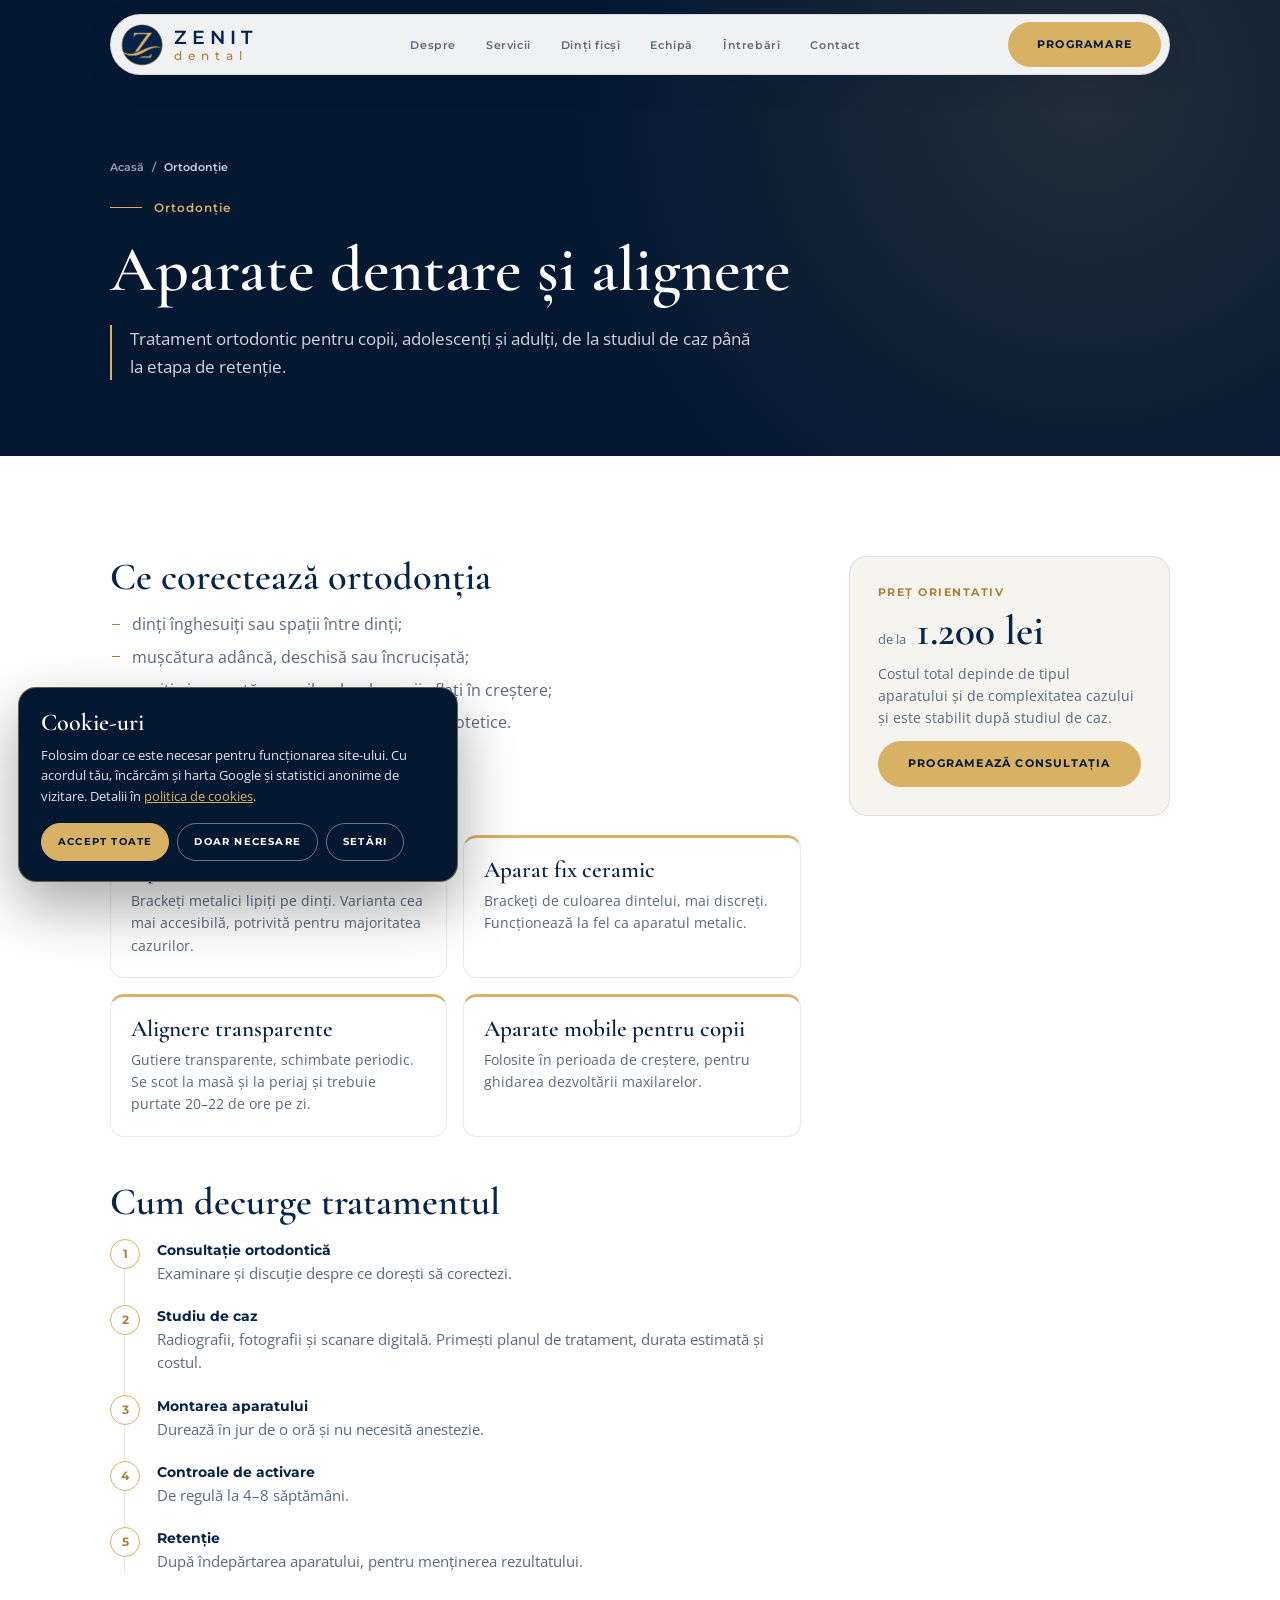
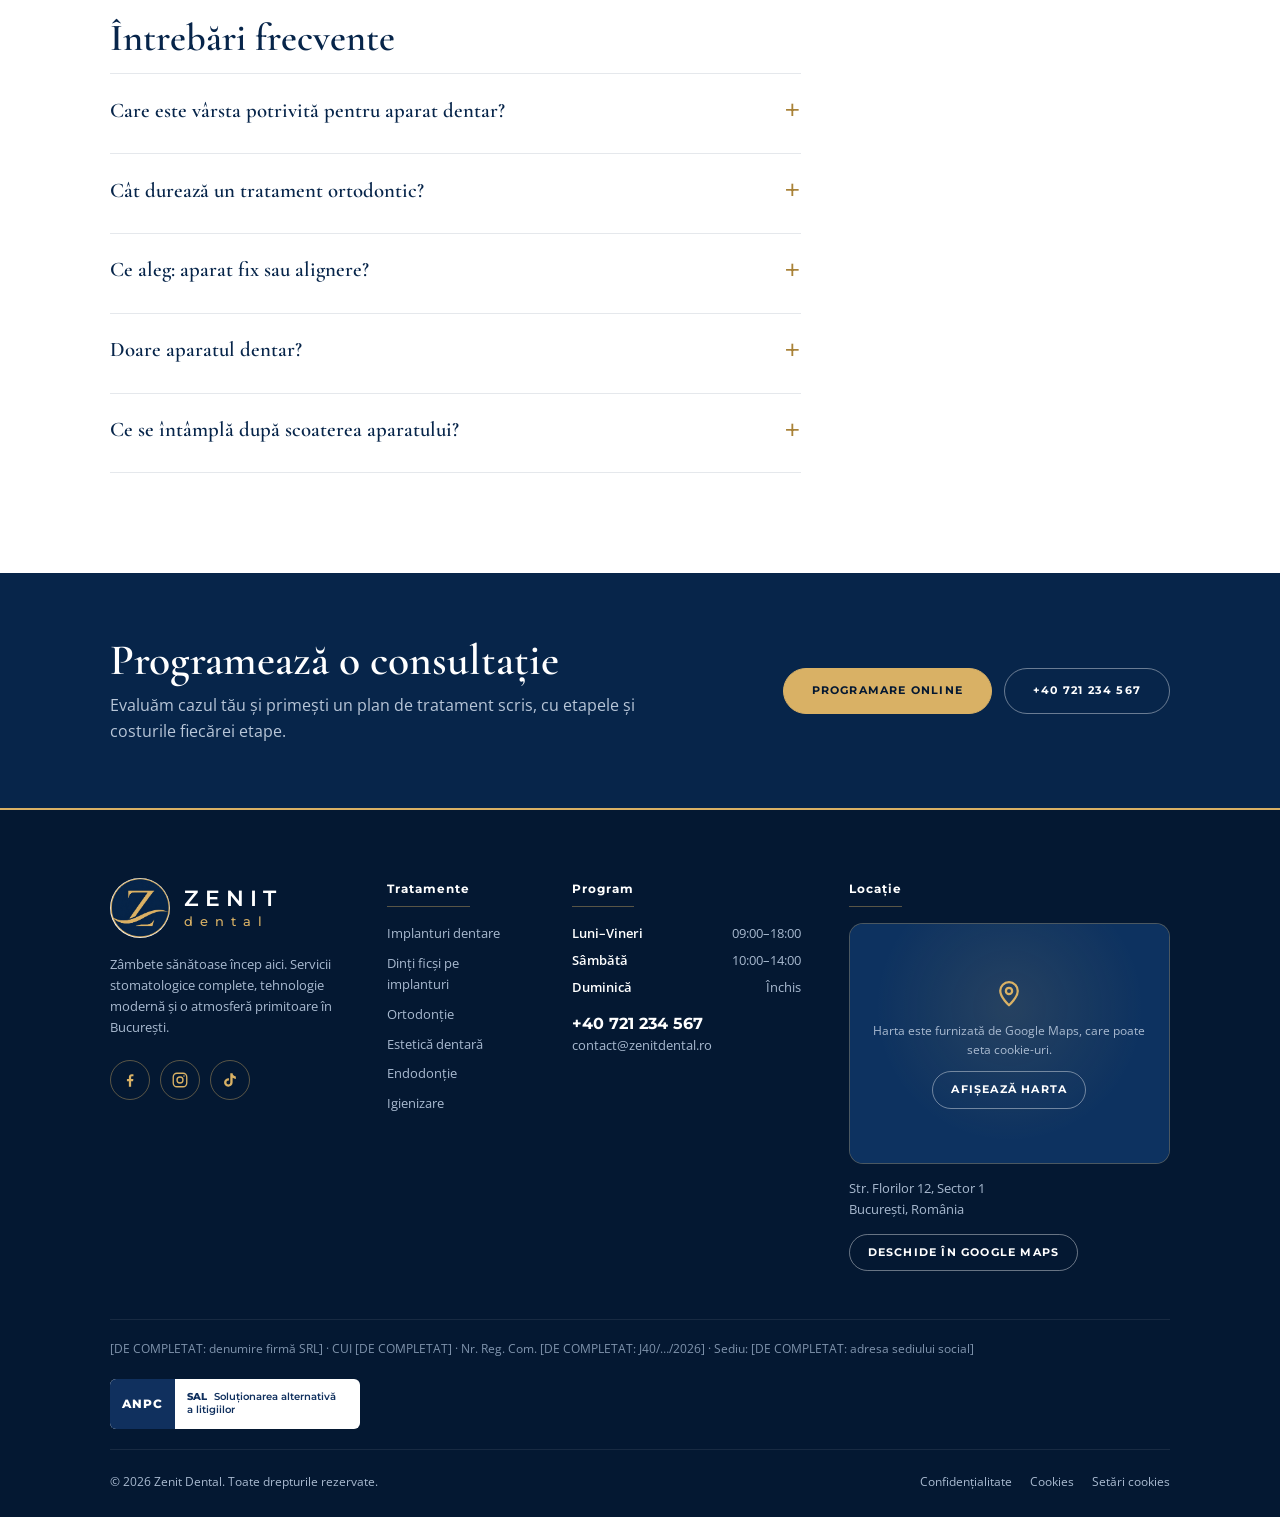
<file: ortodontie.html>
<!DOCTYPE html>
<html lang="ro">

<head>
  <meta charset="UTF-8">
  <meta name="viewport" content="width=device-width, initial-scale=1, viewport-fit=cover">
  <title>Ortodonție — aparate dentare și alignere | Zenit Dental București</title>
  <meta name="description" content="Ortodonție la Zenit Dental, București: aparate dentare fixe metalice și ceramice, alignere transparente, durata tratamentului și prețuri orientative.">
  <link rel="canonical" href="https://www.zenitdental.ro/ortodontie.html">
  <meta name="theme-color" content="#07254a">
  <meta property="og:type" content="website">
  <meta property="og:locale" content="ro_RO">
  <meta property="og:site_name" content="Zenit Dental">
  <meta property="og:url" content="https://www.zenitdental.ro/ortodontie.html">
  <meta property="og:title" content="Ortodonție — aparate dentare și alignere | Zenit Dental București">
  <meta property="og:description" content="Ortodonție la Zenit Dental, București: aparate dentare fixe metalice și ceramice, alignere transparente, durata tratamentului și prețuri orientative.">
  <meta property="og:image" content="https://www.zenitdental.ro/img/og-image.jpg">
  <meta property="og:image:width" content="1200">
  <meta property="og:image:height" content="630">
  <meta name="twitter:card" content="summary_large_image">
  <script type="application/ld+json">{"@context": "https://schema.org", "@type": "Dentist", "@id": "https://www.zenitdental.ro/#clinica", "name": "Zenit Dental", "url": "https://www.zenitdental.ro/", "image": "https://www.zenitdental.ro/img/og-image.jpg", "description": "Clinică stomatologică în București: implanturi, dinți ficși, ortodonție, estetică dentară, endodonție și igienizare.", "telephone": "+40721234567", "email": "contact@zenitdental.ro", "priceRange": "lei", "address": {"@type": "PostalAddress", "streetAddress": "Str. Florilor 12, Sector 1", "addressLocality": "București", "addressCountry": "RO"}, "geo": {"@type": "GeoCoordinates", "latitude": 44.48117, "longitude": 25.87686}, "openingHoursSpecification": [{"@type": "OpeningHoursSpecification", "dayOfWeek": ["Monday", "Tuesday", "Wednesday", "Thursday", "Friday"], "opens": "09:00", "closes": "18:00"}, {"@type": "OpeningHoursSpecification", "dayOfWeek": "Saturday", "opens": "10:00", "closes": "14:00"}], "sameAs": []}</script>
  <script type="application/ld+json">{"@context": "https://schema.org", "@type": "FAQPage", "mainEntity": [{"@type": "Question", "name": "Care este vârsta potrivită pentru aparat dentar?", "acceptedAnswer": {"@type": "Answer", "text": "Recomandăm un prim control ortodontic în jurul vârstei de 7 ani. Tratamentul se poate face însă și la adulți, la orice vârstă, dacă dinții și gingiile sunt sănătoase."}}, {"@type": "Question", "name": "Cât durează un tratament ortodontic?", "acceptedAnswer": {"@type": "Answer", "text": "De obicei între 12 și 24 de luni, în funcție de complexitatea cazului și de colaborarea pacientului. Durata estimată ți-o comunicăm după studiul de caz."}}, {"@type": "Question", "name": "Ce aleg: aparat fix sau alignere?", "acceptedAnswer": {"@type": "Answer", "text": "Alignerele sunt aproape invizibile și se scot la masă, dar trebuie purtate 20–22 de ore pe zi. Aparatul fix lucrează permanent și este potrivit pentru o gamă largă de cazuri. Medicul ortodont îți recomandă varianta potrivită."}}, {"@type": "Question", "name": "Doare aparatul dentar?", "acceptedAnswer": {"@type": "Answer", "text": "În primele zile după montare și după fiecare activare poate apărea o senzație de presiune, care trece de obicei în câteva zile."}}, {"@type": "Question", "name": "Ce se întâmplă după scoaterea aparatului?", "acceptedAnswer": {"@type": "Answer", "text": "Urmează etapa de retenție: un fir lipit pe fața internă a dinților și/sau o gutieră purtată noaptea, pentru ca dinții să nu revină la poziția inițială."}}]}</script>
  <link rel="icon" type="image/png" href="img/zenitfavicon.png">
  <link rel="preconnect" href="https://cdn.jsdelivr.net">
  <link rel="preconnect" href="https://fonts.googleapis.com">
  <link rel="preconnect" href="https://fonts.gstatic.com" crossorigin>
  <link href="https://fonts.googleapis.com/css2?family=Cormorant+Garamond:wght@500;600;700&family=Montserrat:wght@500;600;700;800&family=Open+Sans:wght@400;600&display=swap" rel="stylesheet">
  <link href="https://cdn.jsdelivr.net/npm/bootstrap@5.3.3/dist/css/bootstrap.min.css" rel="stylesheet">
  <link href="css/style.css?v=1" rel="stylesheet">
  <script>
    document.documentElement.classList.add('js-anim');
    window.addEventListener('load', function () { if (!window.jQuery) document.documentElement.classList.remove('js-anim'); });
  </script>
</head>
<body>
  <svg width="0" height="0" class="position-absolute" aria-hidden="true">
    <symbol id="i-fb" viewBox="0 0 24 24"><path fill="currentColor" d="M13.5 21v-7.5h2.6l.4-3h-3V8.6c0-.9.3-1.5 1.5-1.5h1.6V4.4c-.3 0-1.2-.1-2.3-.1-2.3 0-3.8 1.4-3.8 3.9v2.3H7.9v3h2.6V21h3z"/></symbol>
    <symbol id="i-ig" viewBox="0 0 24 24"><rect fill="none" stroke="currentColor" stroke-width="1.8" stroke-linecap="round" stroke-linejoin="round" x="3" y="3" width="18" height="18" rx="5"/><circle fill="none" stroke="currentColor" stroke-width="1.8" stroke-linecap="round" stroke-linejoin="round" cx="12" cy="12" r="4"/><circle fill="currentColor" cx="17.3" cy="6.7" r="1.1"/></symbol>
    <symbol id="i-tt" viewBox="0 0 24 24"><path fill="currentColor" d="M16.6 5.8A4.3 4.3 0 0 1 15.5 3h-3.1v12.4a2.6 2.6 0 1 1-2.6-2.6c.3 0 .5 0 .8.1V9.7a5.7 5.7 0 1 0 4.9 5.7V9.1a7.3 7.3 0 0 0 4.3 1.4V7.4a4.3 4.3 0 0 1-3.2-1.6z"/></symbol>
    <symbol id="i-pin" viewBox="0 0 24 24"><path fill="none" stroke="currentColor" stroke-width="1.8" stroke-linecap="round" stroke-linejoin="round" d="M12 21s-7-6.2-7-11.5a7 7 0 0 1 14 0C19 14.8 12 21 12 21z"/><circle fill="none" stroke="currentColor" stroke-width="1.8" stroke-linecap="round" stroke-linejoin="round" cx="12" cy="9.5" r="2.5"/></symbol>
    <symbol id="i-phone" viewBox="0 0 24 24"><path fill="none" stroke="currentColor" stroke-width="1.8" stroke-linecap="round" stroke-linejoin="round" d="M5 4h3.5l1.7 4.3-2.2 1.4a11 11 0 0 0 6.3 6.3l1.4-2.2L20 15.5V19a1.5 1.5 0 0 1-1.6 1.5C10.6 20 4 13.4 3.5 5.6A1.5 1.5 0 0 1 5 4z"/></symbol>
    <symbol id="i-mail" viewBox="0 0 24 24"><rect fill="none" stroke="currentColor" stroke-width="1.8" stroke-linecap="round" stroke-linejoin="round" x="3" y="5" width="18" height="14" rx="2"/><path fill="none" stroke="currentColor" stroke-width="1.8" stroke-linecap="round" stroke-linejoin="round" d="m3.5 6.5 8.5 6.5 8.5-6.5"/></symbol>
    <symbol id="i-clock" viewBox="0 0 24 24"><circle fill="none" stroke="currentColor" stroke-width="1.8" stroke-linecap="round" stroke-linejoin="round" cx="12" cy="12" r="9"/><path fill="none" stroke="currentColor" stroke-width="1.8" stroke-linecap="round" stroke-linejoin="round" d="M12 7v5l3.2 2"/></symbol>
  </svg>

  <a class="skip" href="#main">Sari la conținut</a>

  <header id="nav" class="fixed-top">
    <div class="container stagger">
      <div class="pill d-flex align-items-center">
        <a href="index.html" class="brand d-flex align-items-center" aria-label="Zenit Dental — prima pagină"><span class="mark"></span><span><b>ZENIT</b><i>dental</i></span></a>
        <nav class="d-none d-xl-flex flex-grow-1 justify-content-center" aria-label="Meniu principal">
        <ul class="nav links">
          <li class="nav-item"><a class="nav-link" href="index.html#about">Despre</a></li>
          <li class="nav-item"><a class="nav-link" href="index.html#services">Servicii</a></li>
          <li class="nav-item"><a class="nav-link" href="dinti-ficsi.html">Dinți ficși</a></li>
          <li class="nav-item"><a class="nav-link" href="index.html#team">Echipă</a></li>
          <li class="nav-item"><a class="nav-link" href="index.html#faq">Întrebări</a></li>
          <li class="nav-item"><a class="nav-link" href="index.html#contact">Contact</a></li>
        </ul>
        </nav>
        <a href="tel:+40721234567" class="btn btn-gold d-none d-xl-inline-flex">Programare</a>
        <button class="burger d-xl-none" type="button" data-bs-toggle="offcanvas" data-bs-target="#dr" aria-controls="dr" aria-label="Deschide meniul"><svg viewBox="0 0 24 24">
            <line x1="3" y1="6" x2="21" y2="6" />
            <line x1="3" y1="12" x2="21" y2="12" />
            <line x1="3" y1="18" x2="21" y2="18" />
          </svg></button>
      </div>
    </div>
  </header>

  <div class="offcanvas offcanvas-end drawer" tabindex="-1" id="dr" aria-labelledby="dr-title">
    <div class="offcanvas-header justify-content-end">
      <h2 class="visually-hidden" id="dr-title">Meniu</h2>
      <button type="button" class="btn-close" data-bs-dismiss="offcanvas" aria-label="Închide meniul"></button>
    </div>
    <div class="offcanvas-body d-flex flex-column">
      <a class="dlink" href="index.html#about">Despre</a>
      <a class="dlink" href="index.html#services">Servicii</a>
      <a class="dlink" href="dinti-ficsi.html">Dinți ficși</a>
      <a class="dlink" href="index.html#team">Echipă</a>
      <a class="dlink" href="index.html#faq">Întrebări</a>
      <a class="dlink" href="index.html#contact">Contact</a>
      <a href="tel:+40721234567" class="btn btn-gold">Programare</a>
      <div class="social">
            <a href="#" target="_blank" rel="noopener" aria-label="Facebook"><svg><use href="#i-fb"/></svg></a>
            <a href="#" target="_blank" rel="noopener" aria-label="Instagram"><svg><use href="#i-ig"/></svg></a>
            <a href="#" target="_blank" rel="noopener" aria-label="TikTok"><svg><use href="#i-tt"/></svg></a>
          </div>
    </div>
  </div>

  <main id="main">
  <section class="phero">
    <div class="container">
      <nav aria-label="breadcrumb"><ol class="breadcrumb crumbs"><li class="breadcrumb-item"><a href="index.html">Acasă</a></li><li class="breadcrumb-item active" aria-current="page">Ortodonție</li></ol></nav>
      <div class="eyebrow">Ortodonție</div>
      <h1>Aparate dentare și alignere</h1>
      <p class="sub">Tratament ortodontic pentru copii, adolescenți și adulți, de la studiul de caz până la etapa de retenție.</p>
    </div>
  </section>

  <section class="sec">
    <div class="container">
      <div class="row g-5">
      <div class="col-lg-8">
      <article class="prose reveal">
        <h2>Ce corectează ortodonția</h2>
        <ul>
          <li>dinți înghesuiți sau spații între dinți;</li>
          <li>mușcătura adâncă, deschisă sau încrucișată;</li>
          <li>poziția incorectă a maxilarelor, la copii aflați în creștere;</li>
          <li>pregătirea pentru implanturi sau lucrări protetice.</li>
        </ul>

        <h2>Tipuri de aparate</h2>
        <div class="row row-cols-1 row-cols-md-2 g-3">
          <div class="col"><div class="opt"><h3>Aparat fix metalic</h3><p>Brackeți metalici lipiți pe dinți. Varianta cea mai accesibilă, potrivită pentru majoritatea cazurilor.</p></div></div>
          <div class="col"><div class="opt"><h3>Aparat fix ceramic</h3><p>Brackeți de culoarea dintelui, mai discreți. Funcționează la fel ca aparatul metalic.</p></div></div>
          <div class="col"><div class="opt"><h3>Alignere transparente</h3><p>Gutiere transparente, schimbate periodic. Se scot la masă și la periaj și trebuie purtate 20–22 de ore pe zi.</p></div></div>
          <div class="col"><div class="opt"><h3>Aparate mobile pentru copii</h3><p>Folosite în perioada de creștere, pentru ghidarea dezvoltării maxilarelor.</p></div></div>
        </div>

        <h2>Cum decurge tratamentul</h2>
        <ol class="tl">
          <li><b>Consultație ortodontică</b><span>Examinare și discuție despre ce dorești să corectezi.</span></li>
          <li><b>Studiu de caz</b><span>Radiografii, fotografii și scanare digitală. Primești planul de tratament, durata
            estimată și costul.</span></li>
          <li><b>Montarea aparatului</b><span>Durează în jur de o oră și nu necesită anestezie.</span></li>
          <li><b>Controale de activare</b><span>De regulă la 4–8 săptămâni.</span></li>
          <li><b>Retenție</b><span>După îndepărtarea aparatului, pentru menținerea rezultatului.</span></li>
        </ol>

        <h2>Întrebări frecvente</h2>
      <div class="accordion faq" id="faq-orto">
        <div class="accordion-item">
          <h3 class="accordion-header"><button class="accordion-button collapsed" type="button" data-bs-toggle="collapse" data-bs-target="#faq-orto-0" aria-expanded="false" aria-controls="faq-orto-0">Care este vârsta potrivită pentru aparat dentar?</button></h3>
          <div id="faq-orto-0" class="accordion-collapse collapse" data-bs-parent="#faq-orto">
            <div class="accordion-body"><p>Recomandăm un prim control ortodontic în jurul vârstei de 7 ani. Tratamentul se poate face însă și la adulți, la orice vârstă, dacă dinții și gingiile sunt sănătoase.</p></div>
          </div>
        </div>
        <div class="accordion-item">
          <h3 class="accordion-header"><button class="accordion-button collapsed" type="button" data-bs-toggle="collapse" data-bs-target="#faq-orto-1" aria-expanded="false" aria-controls="faq-orto-1">Cât durează un tratament ortodontic?</button></h3>
          <div id="faq-orto-1" class="accordion-collapse collapse" data-bs-parent="#faq-orto">
            <div class="accordion-body"><p>De obicei între 12 și 24 de luni, în funcție de complexitatea cazului și de colaborarea pacientului. Durata estimată ți-o comunicăm după studiul de caz.</p></div>
          </div>
        </div>
        <div class="accordion-item">
          <h3 class="accordion-header"><button class="accordion-button collapsed" type="button" data-bs-toggle="collapse" data-bs-target="#faq-orto-2" aria-expanded="false" aria-controls="faq-orto-2">Ce aleg: aparat fix sau alignere?</button></h3>
          <div id="faq-orto-2" class="accordion-collapse collapse" data-bs-parent="#faq-orto">
            <div class="accordion-body"><p>Alignerele sunt aproape invizibile și se scot la masă, dar trebuie purtate 20–22 de ore pe zi. Aparatul fix lucrează permanent și este potrivit pentru o gamă largă de cazuri. Medicul ortodont îți recomandă varianta potrivită.</p></div>
          </div>
        </div>
        <div class="accordion-item">
          <h3 class="accordion-header"><button class="accordion-button collapsed" type="button" data-bs-toggle="collapse" data-bs-target="#faq-orto-3" aria-expanded="false" aria-controls="faq-orto-3">Doare aparatul dentar?</button></h3>
          <div id="faq-orto-3" class="accordion-collapse collapse" data-bs-parent="#faq-orto">
            <div class="accordion-body"><p>În primele zile după montare și după fiecare activare poate apărea o senzație de presiune, care trece de obicei în câteva zile.</p></div>
          </div>
        </div>
        <div class="accordion-item">
          <h3 class="accordion-header"><button class="accordion-button collapsed" type="button" data-bs-toggle="collapse" data-bs-target="#faq-orto-4" aria-expanded="false" aria-controls="faq-orto-4">Ce se întâmplă după scoaterea aparatului?</button></h3>
          <div id="faq-orto-4" class="accordion-collapse collapse" data-bs-parent="#faq-orto">
            <div class="accordion-body"><p>Urmează etapa de retenție: un fir lipit pe fața internă a dinților și/sau o gutieră purtată noaptea, pentru ca dinții să nu revină la poziția inițială.</p></div>
          </div>
        </div>
      </div>
      </article>
      </div>
      <div class="col-lg-4">
        <aside class="pcard sticky-lg-top reveal">
          <span class="eyebrow-dark mb-0">PREȚ ORIENTATIV</span>
          <div class="pbig"><small>de la</small> 1.200 lei</div>
          <p>Costul total depinde de tipul aparatului și de complexitatea cazului și este stabilit după studiul de caz.</p>
          <a href="index.html#contact" class="btn btn-gold">Programează consultația</a>
        </aside>
      </div>
      </div>
    </div>
  </section>

  <section class="cta-band">
    <div class="container d-flex flex-wrap justify-content-between align-items-center gap-4">
      <div>
        <h2>Programează o consultație</h2>
        <p>Evaluăm cazul tău și primești un plan de tratament scris, cu etapele și costurile fiecărei etape.</p>
      </div>
      <div class="acts">
        <a href="index.html#contact" class="btn btn-gold">Programare online</a>
        <a href="tel:+40721234567" class="btn btn-ghost">+40 721 234 567</a>
      </div>
    </div>
  </section>
  </main>

  <footer>
    <div class="container">
      <div class="row g-5">
        <div class="col-md-6 col-lg-4 col-xl-3">
          <div class="fbrand"><span class="mark"></span><span><b>ZENIT</b><i>dental</i></span></div>
          <p style="max-width:300px">Zâmbete sănătoase încep aici. Servicii stomatologice complete, tehnologie
            modernă și o atmosferă primitoare în București.</p>
          <div class="social">
            <a href="#" target="_blank" rel="noopener" aria-label="Facebook"><svg><use href="#i-fb"/></svg></a>
            <a href="#" target="_blank" rel="noopener" aria-label="Instagram"><svg><use href="#i-ig"/></svg></a>
            <a href="#" target="_blank" rel="noopener" aria-label="TikTok"><svg><use href="#i-tt"/></svg></a>
          </div>
        </div>
        <div class="col-md-6 col-lg-4 col-xl-2">
          <h4>Tratamente</h4>
          <ul>
            <li><a href="implanturi-dentare.html">Implanturi dentare</a></li>
            <li><a href="dinti-ficsi.html">Dinți ficși pe implanturi</a></li>
            <li><a href="ortodontie.html">Ortodonție</a></li>
            <li><a href="index.html#services">Estetică dentară</a></li>
            <li><a href="index.html#services">Endodonție</a></li>
            <li><a href="index.html#services">Igienizare</a></li>
          </ul>
        </div>
        <div class="col-md-6 col-lg-4 col-xl-3">
          <h4>Program</h4>
          <div class="sr"><b>Luni–Vineri</b><span>09:00–18:00</span></div>
          <div class="sr"><b>Sâmbătă</b><span>10:00–14:00</span></div>
          <div class="sr"><b>Duminică</b><span>Închis</span></div>
          <p class="mt-3"><a href="tel:+40721234567" class="fphone">+40 721 234 567</a></p>
          <p><a href="mailto:contact@zenitdental.ro">contact@zenitdental.ro</a></p>
        </div>
        <div class="col-md-6 col-lg-12 col-xl-4">
          <h4>Locație</h4>
          <div class="fmap" data-map="https://www.google.com/maps/embed?pb=!1m17!1m12!1m3!1d2931.910081836362!2d25.874295076147575!3d44.48116879848873!2m3!1f0!2f0!3f0!3m2!1i1024!2i768!4f13.1!3m2!1m1!2zNDTCsDI4JzUyLjIiTiAyNcKwNTInMzYuNyJF!5e1!3m2!1sro!2sro!4v1793092367126!5m2!1sro!2sro" data-title="Hartă Zenit Dental">
            <div class="mapph">
              <svg><use href="#i-pin"/></svg>
              <p>Harta este furnizată de Google Maps, care poate seta cookie-uri.</p>
              <button type="button" class="btn btn-ghost" data-load-map>Afișează harta</button>
            </div>
          </div>
          <div class="floc">
            <p>Str. Florilor 12, Sector 1<br>București, România</p>
            <a href="https://www.google.com/maps?q=44.48117,25.87686" target="_blank" rel="noopener" class="btn btn-ghost">Deschide în Google Maps</a>
          </div>
        </div>
      </div>
      <div class="legal">
        <p>[DE COMPLETAT: denumire firmă SRL] · CUI [DE COMPLETAT] · Nr. Reg. Com. [DE COMPLETAT: J40/…/2026] · Sediu: [DE COMPLETAT: adresa sediului social]</p>
        <!-- Înlocuiește insigna cu pictograma oficială SAL de pe anpc.ro (250 x 50 px): <img src="/img/anpc-sal.png" alt="ANPC SAL" width="250" height="50">, păstrând linkul. -->
        <a class="sal" href="https://reclamatiisal.anpc.ro/" target="_blank" rel="noopener" aria-label="ANPC — Soluționarea alternativă a litigiilor">
          <span class="sal-a">ANPC</span><span class="sal-t"><b>SAL</b> Soluționarea alternativă<br>a litigiilor</span>
        </a>
      </div>
      <div class="fb"><span>© <span data-year>2026</span> Zenit Dental. Toate drepturile rezervate.</span>
        <div><a href="confidentialitate.html">Confidențialitate</a><a href="confidentialitate.html#cookies">Cookies</a><button type="button" class="linkbtn" data-cookie-settings>Setări cookies</button></div>
      </div>
    </div>
  </footer>

  <div class="sticky-bar fixed-bottom d-flex d-lg-none"><a href="tel:+40721234567" class="c">Sună</a><a href="https://wa.me/40721234567" target="_blank"
      rel="noopener" class="w">WhatsApp</a></div>

  <div class="cookie d-none" id="cookie" role="dialog" aria-labelledby="ck-title">
    <h3 id="ck-title">Cookie-uri</h3>
    <p>Folosim doar ce este necesar pentru funcționarea site-ului. Cu acordul tău, încărcăm și harta Google și
      statistici anonime de vizitare. Detalii în <a href="confidentialitate.html#cookies">politica de cookies</a>.</p>
    <div class="ck-opts d-none" id="ck-opts">
      <div class="form-check form-switch mb-2"><input class="form-check-input" type="checkbox" role="switch" id="ck-nec" checked disabled><label class="form-check-label" for="ck-nec">Strict necesare <small>(întotdeauna active)</small></label></div>
      <div class="form-check form-switch mb-2"><input class="form-check-input" type="checkbox" role="switch" id="ck-map"><label class="form-check-label" for="ck-map">Hartă Google Maps</label></div>
      <div class="form-check form-switch mb-2"><input class="form-check-input" type="checkbox" role="switch" id="ck-an"><label class="form-check-label" for="ck-an">Statistici (Google Analytics)</label></div>
    </div>
    <div class="ck-btns">
      <button type="button" class="btn btn-gold" data-c="all">Accept toate</button>
      <button type="button" class="btn btn-ghost" data-c="necessary">Doar necesare</button>
      <button type="button" class="btn btn-ghost" data-c="toggle" id="ck-toggle">Setări</button>
      <button type="button" class="btn btn-gold d-none" data-c="save" id="ck-save">Salvează alegerea</button>
    </div>
  </div>

  <script src="https://cdn.jsdelivr.net/npm/jquery@3.7.1/dist/jquery.min.js"></script>
  <script src="https://cdn.jsdelivr.net/npm/bootstrap@5.3.3/dist/js/bootstrap.bundle.min.js"></script>
  <script src="js/config.js?v=1"></script>
  <script src="js/main.js?v=1"></script>
</body>

</html>
</file>
<file: css/style.css>
/* =========================================================
   Zenit Dental — stiluri proprii, încărcate DUPĂ Bootstrap 5
   ========================================================= */

:root {
  --gold: #d9b165;
  --gold-d: #a98237;
  --navy: #07254a;
  --navy2: #041832;
  --card: #0d3260;
  --bg: #fff;
  --soft: #f6f4ef;
  --text: #14243b;
  --muted: #586a80;
  --line: rgba(7, 37, 74, .1);
  --nav: rgba(255, 255, 255, .94);
  --ink: #07254a;
  --fh: 'Cormorant Garamond', Georgia, serif;
  --fs: 'Montserrat', Arial, sans-serif;
  --fb: 'Open Sans', Arial, sans-serif;
}

@media (prefers-color-scheme: dark) {
  :root:not([data-theme="light"]) {
    --bg: #061a33;
    --soft: #0a2444;
    --text: #eef1f6;
    --muted: #a6b4c7;
    --line: rgba(255, 255, 255, .1);
    --nav: rgba(6, 26, 51, .92);
    --ink: #f1e3c2;
  }

  :root:not([data-theme="light"]) .drawer .btn-close {
    filter: invert(1) grayscale(1) brightness(2);
  }
}

:root[data-theme="dark"] {
  --bg: #061a33;
  --soft: #0a2444;
  --text: #eef1f6;
  --muted: #a6b4c7;
  --line: rgba(255, 255, 255, .1);
  --nav: rgba(6, 26, 51, .92);
  --ink: #f1e3c2;
}

/* ---------- BAZĂ ---------- */
html {
  scroll-behavior: smooth;
  scroll-padding-top: calc(90px + env(safe-area-inset-top, 0px));
  overflow-x: hidden;
}

body {
  font-family: var(--fb);
  color: var(--text);
  background: var(--bg);
  line-height: 1.6;
  overflow-x: hidden;
  -webkit-font-smoothing: antialiased;
}

h1, h2, h3 {
  font-family: var(--fh);
  font-weight: 600;
  line-height: 1.1;
  margin: 0;
  color: inherit;
}

p, ul, ol { margin: 0; }
ul { list-style: none; padding: 0; }
a { color: inherit; text-decoration: none; }
a:hover { color: inherit; }

.container { --bs-gutter-x: 80px; }
@media (min-width: 1400px) { .container { max-width: 1240px; } }
@media (max-width: 1199.98px) { .container { --bs-gutter-x: 56px; } }
@media (max-width: 991.98px) { .container { --bs-gutter-x: 40px; } }

:focus-visible {
  outline: 2px solid var(--gold) !important;
  outline-offset: 3px;
  box-shadow: none !important;
}

.skip {
  position: absolute;
  left: 12px;
  top: -60px;
  z-index: 1100;
  background: var(--gold);
  color: var(--navy2);
  padding: 10px 16px;
  border-radius: 8px;
  font: 700 12px var(--fs);
}

.skip:focus { top: 12px; color: var(--navy2); }

.mark {
  display: block;
  background: url(../img/zenitlogo.jpg) center/cover no-repeat;
  border-radius: 50%;
  flex-shrink: 0;
}

.sec { padding: 100px 0; }

.head { max-width: 680px; margin-bottom: 56px; }

.head h2 {
  font-size: clamp(2.2rem, 4vw, 3.3rem);
  color: var(--ink);
  margin-bottom: 14px;
}

.head p { color: var(--muted); font-size: 16px; }

.rule {
  display: block;
  width: 48px;
  height: 2px;
  background: var(--gold);
  margin-bottom: 18px;
}

.eyebrow-dark {
  display: block;
  font: 700 11px var(--fs);
  letter-spacing: 1.5px;
  color: var(--gold-d);
  margin-bottom: 18px;
}

/* ---------- BUTOANE (peste .btn din Bootstrap) ---------- */
.btn {
  --bs-btn-padding-x: 28px;
  --bs-btn-padding-y: 14px;
  --bs-btn-font-family: var(--fs);
  --bs-btn-font-size: 11px;
  --bs-btn-font-weight: 700;
  --bs-btn-line-height: 1.4;
  --bs-btn-border-radius: 50px;
  --bs-btn-focus-shadow-rgb: 217, 177, 101;
  display: inline-flex;
  align-items: center;
  justify-content: center;
  gap: 8px;
  letter-spacing: 1.2px;
  text-transform: uppercase;
  white-space: nowrap;
  transition: .25s;
}

.btn:hover { transform: translateY(-2px); }
.btn:disabled { transform: none; }

.btn-gold {
  --bs-btn-color: var(--navy2);
  --bs-btn-bg: var(--gold);
  --bs-btn-border-color: var(--gold);
  --bs-btn-hover-color: var(--navy2);
  --bs-btn-hover-bg: #ecc885;
  --bs-btn-hover-border-color: #ecc885;
  --bs-btn-active-color: var(--navy2);
  --bs-btn-active-bg: #ecc885;
  --bs-btn-active-border-color: #ecc885;
  --bs-btn-disabled-color: var(--navy2);
  --bs-btn-disabled-bg: var(--gold);
  --bs-btn-disabled-border-color: var(--gold);
  --bs-btn-disabled-opacity: .7;
}

.btn-ghost {
  --bs-btn-color: #fff;
  --bs-btn-bg: transparent;
  --bs-btn-border-color: rgba(255, 255, 255, .4);
  --bs-btn-hover-color: var(--gold);
  --bs-btn-hover-bg: transparent;
  --bs-btn-hover-border-color: var(--gold);
  --bs-btn-active-color: var(--gold);
  --bs-btn-active-bg: transparent;
  --bs-btn-active-border-color: var(--gold);
}

.btn-line {
  --bs-btn-color: var(--ink);
  --bs-btn-bg: transparent;
  --bs-btn-border-color: var(--line);
  --bs-btn-hover-color: var(--gold-d);
  --bs-btn-hover-bg: transparent;
  --bs-btn-hover-border-color: var(--gold-d);
  --bs-btn-active-color: var(--gold-d);
  --bs-btn-active-bg: transparent;
  --bs-btn-active-border-color: var(--gold-d);
}

/* ---------- NAVIGAȚIE ---------- */
#nav {
  top: calc(14px + env(safe-area-inset-top, 0px));
  z-index: 1030;
}

.pill {
  gap: 8px;
  background: var(--nav);
  backdrop-filter: blur(18px);
  -webkit-backdrop-filter: blur(18px);
  border: 1px solid var(--line);
  border-radius: 50px;
  padding: 7px 8px 7px 10px;
  box-shadow: 0 8px 30px rgba(4, 24, 50, .14);
}

.brand { gap: 11px; margin-right: 6px; }
.brand .mark { width: 42px; height: 42px; }

.brand b {
  display: block;
  font: 600 19px/1 var(--fs);
  letter-spacing: 5px;
  color: var(--ink);
}

.brand i {
  display: block;
  font: 500 12px/1 var(--fs);
  letter-spacing: 6px;
  color: var(--gold-d);
  margin-top: 3px;
  font-style: normal;
  text-transform: lowercase;
}

.links { gap: 2px; }

.links .nav-link {
  padding: 8px 14px;
  font: 600 11px var(--fs);
  letter-spacing: .6px;
  color: var(--muted);
  border-radius: 50px;
  transition: .2s;
}

.links .nav-link:hover,
.links .nav-link.active {
  color: var(--ink);
  background: var(--line);
}

.burger {
  margin-left: auto;
  background: none;
  border: 0;
  color: var(--gold-d);
  padding: 8px;
  line-height: 0;
}

.burger svg {
  width: 26px;
  height: 26px;
  stroke: currentColor;
  fill: none;
  stroke-width: 2;
  stroke-linecap: round;
}

.drawer {
  --bs-offcanvas-width: min(320px, 85vw);
  --bs-offcanvas-bg: var(--bg);
  --bs-offcanvas-color: var(--text);
  --bs-offcanvas-padding-x: 26px;
  --bs-offcanvas-padding-y: 22px;
}

.drawer .offcanvas-body { gap: 6px; padding-top: 30px; }

.drawer .dlink {
  padding: 14px 16px;
  font: 700 15px var(--fs);
  border-radius: 10px;
}

.drawer .dlink:hover { background: var(--soft); color: var(--gold-d); }
.drawer .btn { margin-top: 14px; }
.drawer .social { margin-top: 22px; justify-content: center; }
.drawer .social a { color: var(--gold-d); }

/* ---------- SOCIAL ---------- */
.social { display: flex; gap: 10px; flex-wrap: wrap; }

.social a {
  width: 40px;
  height: 40px;
  border-radius: 50%;
  border: 1px solid rgba(217, 177, 101, .4);
  display: flex;
  align-items: center;
  justify-content: center;
  color: var(--gold);
  transition: .25s;
}

.social a:hover {
  background: var(--gold);
  border-color: var(--gold);
  color: var(--navy2);
  transform: translateY(-2px);
}

.social svg { width: 18px; height: 18px; }

/* ---------- HERO ---------- */
#hero {
  position: relative;
  min-height: 100vh;
  display: flex;
  align-items: center;
  padding: 130px 0 90px;
  overflow: hidden;
  color: #fff;
  background: var(--navy2);
}

.hero-bg {
  position: absolute;
  inset: 0;
  background: url(../img/zenit1.jpg) center center / cover no-repeat;
}

@media (min-width: 992px) {
  .hero-bg { background-attachment: fixed; }
}

.hero-overlay {
  position: absolute;
  inset: 0;
  z-index: 1;
  background: linear-gradient(100deg, rgba(1, 24, 41, .97) 38%, rgba(2, 36, 61, .45) 100%);
}

#hero .container { position: relative; z-index: 2; }

.eyebrow {
  font: 600 12px var(--fs);
  letter-spacing: 1px;
  color: var(--gold);
  margin-bottom: 20px;
  display: flex;
  align-items: center;
  gap: 12px;
}

.eyebrow::before {
  content: "";
  width: 32px;
  height: 1px;
  background: var(--gold);
}

#hero h1 {
  font-size: clamp(2.8rem, 5.6vw, 5rem);
  margin-bottom: 24px;
}

#hero h1 em,
.phero h1 em {
  font-style: italic;
  color: var(--gold);
  font-weight: 500;
}

.sub {
  color: rgba(255, 255, 255, .82);
  font-size: 17px;
  max-width: 480px;
  margin-bottom: 34px;
  padding-left: 18px;
  border-left: 2px solid var(--gold);
}

.acts { display: flex; gap: 12px; flex-wrap: wrap; margin-bottom: 46px; }

.hfeat {
  display: flex;
  gap: 12px 28px;
  flex-wrap: wrap;
  padding-top: 26px;
  border-top: 1px solid rgba(255, 255, 255, .14);
  max-width: 640px;
}

.hfeat span {
  display: flex;
  align-items: center;
  gap: 10px;
  font: 600 12px var(--fs);
  letter-spacing: .6px;
  color: #c9d5e4;
}

.hfeat span::before { content: "✦"; color: var(--gold); font-size: 13px; }

/* ---------- OFERTĂ ---------- */
#offer { background: var(--soft); padding: 70px 0 0; }

.offer {
  background: var(--navy);
  color: #fff;
  border-radius: 20px;
  padding: 34px 38px;
  border: 1px solid rgba(217, 177, 101, .35);
  position: relative;
  overflow: hidden;
}

.offer::after {
  content: "";
  position: absolute;
  right: -90px;
  top: -120px;
  width: 280px;
  height: 280px;
  border-radius: 50%;
  border: 1px solid rgba(217, 177, 101, .18);
  pointer-events: none;
}

.offer-tag {
  display: inline-block;
  font: 700 10px var(--fs);
  letter-spacing: 1.5px;
  text-transform: uppercase;
  color: var(--navy2);
  background: var(--gold);
  padding: 8px 14px;
  border-radius: 50px;
  white-space: nowrap;
}

.offer h2 { font-size: clamp(1.7rem, 2.6vw, 2.3rem); margin-bottom: 8px; }
.offer h2 em { color: var(--gold); font-weight: 500; }
.offer p { color: #b8c6d8; font-size: 13.5px; max-width: 620px; }
.offer .btn { position: relative; z-index: 1; }

/* ---------- DINȚI FICȘI ---------- */
#dinti-ficsi { background: var(--soft); padding: 110px 0 120px; overflow: hidden; }

.ft-intro { margin-bottom: 58px; }

.ft-intro h2 { font-size: clamp(3rem, 5vw, 5rem); color: var(--ink); }
.ft-intro h2 em { color: var(--gold-d); font-style: italic; font-weight: 500; }
.ft-copy p { color: var(--muted); font-size: 16px; margin-bottom: 25px; }
.ft-copy .acts { margin: 0; }

.ft-card {
  position: relative;
  height: 100%;
  min-height: 310px;
  display: flex;
  flex-direction: column;
  border: 1px solid var(--line);
  border-radius: 18px;
  padding: 28px 30px;
  overflow: hidden;
  transition: .3s;
}

.ft-card::after {
  content: "";
  position: absolute;
  right: -80px;
  bottom: -100px;
  width: 220px;
  height: 220px;
  border-radius: 50%;
  border: 1px solid rgba(217, 177, 101, .16);
  transition: .3s;
}

.ft-card:hover {
  transform: translateY(-7px);
  border-color: rgba(217, 177, 101, .45);
  box-shadow: 0 20px 50px rgba(4, 24, 50, .10);
}

.ft-card:hover::after { transform: scale(1.25); }

.ft-top {
  display: flex;
  justify-content: space-between;
  align-items: center;
  color: var(--gold-d);
  font: 700 11px var(--fs);
  letter-spacing: 1px;
}

.ft-label {
  font-size: 9px;
  letter-spacing: 1.5px;
  padding: 6px 10px;
  border: 1px solid rgba(169, 130, 55, .25);
  border-radius: 50px;
}

.ft-content { margin-top: auto; position: relative; z-index: 2; padding-top: 30px; }

.ft-content h3 {
  font-size: clamp(2rem, 3vw, 3rem);
  line-height: 1.02;
  color: var(--ink);
  margin-bottom: 15px;
}

.ft-content p {
  max-width: 430px;
  color: var(--muted);
  font-size: 13.5px;
  line-height: 1.65;
  margin-bottom: 25px;
}

.ft-bottom {
  display: flex;
  justify-content: space-between;
  align-items: center;
  padding-top: 18px;
  border-top: 1px solid var(--line);
}

.ft-bottom strong { font: 600 1.8rem var(--fh); color: var(--gold-d); }

.ft-bottom a {
  width: 42px;
  height: 42px;
  display: flex;
  align-items: center;
  justify-content: center;
  border-radius: 50%;
  background: var(--navy);
  color: #fff;
  font-size: 20px;
  transition: .3s;
}

.ft-bottom a:hover { background: var(--gold); color: var(--navy2); transform: rotate(-45deg); }

.ft-card.dark { background: var(--navy); border-color: var(--navy); color: #fff; }
.ft-card.dark .ft-top { color: var(--gold); }
.ft-card.dark .ft-label { border-color: rgba(217, 177, 101, .35); }
.ft-card.dark h3 { color: #fff; }
.ft-card.dark p { color: #a9bad0; }
.ft-card.dark .ft-bottom { border-color: rgba(255, 255, 255, .12); }

.ft-action {
  font: 700 11px var(--fs);
  letter-spacing: 1px;
  text-transform: uppercase;
  color: var(--gold);
}

.ft-note {
  display: flex;
  align-items: flex-start;
  gap: 14px;
  max-width: 760px;
  margin-top: 30px;
  color: var(--muted);
}

.ft-note span { color: var(--gold-d); font-size: 18px; }
.ft-note p { font-size: 12px; line-height: 1.6; }
.ft-note a { color: var(--gold-d); font-weight: 600; white-space: nowrap; }

/* ---------- STATISTICI ---------- */
#stats { background: var(--soft); padding: 34px 0; }

.sc {
  height: 100%;
  background: var(--bg);
  border: 1px solid var(--line);
  border-radius: 14px;
  padding: 20px 18px;
  border-top: 3px solid var(--gold);
}

.sc b { display: block; font: 600 1.5rem/1.1 var(--fh); color: var(--ink); }
.sc span { display: block; font: 700 11px var(--fs); color: var(--gold-d); margin: 4px 0 2px; }
.sc small { font-size: 12px; color: var(--muted); }

/* ---------- DESPRE / PAȘI ---------- */
.steps { border-top: 1px solid var(--line); }
.step { padding: 36px 32px 12px 0; height: 100%; }

@media (min-width: 992px) {
  .steps > div + div .step { padding-left: 32px; border-left: 1px solid var(--line); }
}

.step h3 { font-size: 1.8rem; color: var(--ink); margin-bottom: 10px; }
.step p { color: var(--muted); font-size: 14.5px; }

.step .n {
  font: 700 11px var(--fs);
  color: var(--gold-d);
  letter-spacing: 1px;
  display: block;
  margin-bottom: 14px;
}

/* ---------- SERVICII ---------- */
#services { background: var(--navy2); color: #fff; }
#services .head h2 { color: #fff; }
#services .head p { color: #a9bad0; }

.sgrid {
  --bs-gutter-x: 1px;
  --bs-gutter-y: 1px;
  background: rgba(255, 255, 255, .08);
  border: 1px solid rgba(255, 255, 255, .08);
  border-radius: 16px;
  overflow: hidden;
}

.sgrid.row { margin: 0; }
.sgrid > * { padding: .5px; }

.svc {
  height: 100%;
  background: var(--navy2);
  padding: 34px 28px;
  transition: background .25s, box-shadow .25s;
  box-shadow: inset 0 -2px 0 transparent;
}

.svc:hover { background: var(--card); box-shadow: inset 0 -2px 0 var(--gold); }
.svc h3 { font-size: 1.6rem; margin-bottom: 8px; color: #fff; }
.svc p { font-size: 13.5px; color: #a9bad0; margin-bottom: 18px; }

.price { font: 600 1.7rem var(--fh); color: var(--gold); }
.price small { font: 400 12px var(--fb); color: #a9bad0; margin-left: 4px; }
.price small.from { margin: 0 4px 0 0; }

.svc .more {
  display: inline-block;
  margin-top: 16px;
  font: 700 11px var(--fs);
  letter-spacing: 1px;
  text-transform: uppercase;
  color: var(--gold);
}

.svc .more:hover { color: #ecc885; }

.svc-note { margin-top: 22px; font-size: 12.5px; color: #8fa2ba; }

/* ---------- ECHIPĂ ---------- */
.doc { text-align: center; }

.av {
  aspect-ratio: 3 / 4;
  border-radius: 14px;
  background: linear-gradient(160deg, var(--card), var(--navy2));
  display: flex;
  align-items: center;
  justify-content: center;
  font: 600 3.2rem var(--fh);
  color: var(--gold);
  border: 1px solid rgba(217, 177, 101, .35);
  margin-bottom: 14px;
  overflow: hidden;
  transition: transform .25s;
}

.av img { width: 100%; height: 100%; object-fit: cover; display: block; }
.doc:hover .av { transform: translateY(-6px); }
.doc b { display: block; font: 700 14px var(--fs); color: var(--ink); }
.doc span { font-size: 12.5px; color: var(--gold-d); font-weight: 600; }

/* ---------- RECENZII ---------- */
#reviews { background: var(--bg); padding: 0 0 20px; }

.rv {
  gap: 40px;
  padding: 44px 0;
  border-top: 1px solid var(--line);
  border-bottom: 1px solid var(--line);
}

.rv h2 { font-size: clamp(2rem, 3.4vw, 2.8rem); color: var(--ink); margin-bottom: 10px; }
.rv p { color: var(--muted); max-width: 620px; }

/* ---------- FAQ (Bootstrap accordion) ---------- */
#faq { background: var(--soft); }

.faq {
  --bs-accordion-bg: transparent;
  --bs-accordion-color: var(--text);
  --bs-accordion-border-color: var(--line);
  --bs-accordion-btn-padding-x: 0;
  --bs-accordion-btn-padding-y: 22px;
  --bs-accordion-body-padding-x: 0;
  --bs-accordion-body-padding-y: 0;
  --bs-accordion-active-bg: transparent;
  --bs-accordion-active-color: var(--ink);
  --bs-accordion-btn-focus-box-shadow: none;
  max-width: 820px;
  border-top: 1px solid var(--line);
}

.faq .accordion-item { border-width: 0 0 1px; border-radius: 0 !important; }

.faq .accordion-button {
  font: 600 1.5rem/1.25 var(--fh);
  color: var(--ink);
  gap: 20px;
  box-shadow: none;
}

.faq .accordion-button::after {
  content: "+";
  background: none;
  width: auto;
  height: auto;
  color: var(--gold-d);
  font: 400 1.8rem/1 var(--fs);
  transition: transform .25s;
}

.faq .accordion-button:not(.collapsed)::after { background: none; transform: rotate(45deg); }

.faq .accordion-body p {
  color: var(--muted);
  padding-bottom: 22px;
  max-width: 680px;
}

/* ---------- CONTACT ---------- */
#contact { background: var(--navy); color: #fff; }
#contact h2 { font-size: clamp(2.4rem, 4vw, 3.4rem); margin-bottom: 14px; }
.cd { color: #b8c6d8; margin-bottom: 34px; }

.ci { display: flex; gap: 16px; margin-bottom: 22px; }

.ci .ic {
  width: 44px;
  height: 44px;
  border: 1px solid rgba(217, 177, 101, .4);
  border-radius: 10px;
  display: flex;
  align-items: center;
  justify-content: center;
  flex-shrink: 0;
  color: var(--gold);
}

.ci .ic svg { width: 20px; height: 20px; }

.ci small {
  display: block;
  font: 700 11px var(--fs);
  color: var(--gold);
  letter-spacing: .5px;
}

.ci a:hover { color: var(--gold); }

.csocial { margin-top: 30px; padding-top: 24px; border-top: 1px solid rgba(255, 255, 255, .1); }

.csocial small {
  display: block;
  font: 700 11px var(--fs);
  color: var(--gold);
  letter-spacing: .5px;
  margin-bottom: 12px;
}

.form {
  background: rgba(255, 255, 255, .04);
  border: 1px solid rgba(255, 255, 255, .1);
  border-radius: 20px;
  padding: 38px;
}

.form h3 { font-size: 2rem; margin-bottom: 22px; }

.form .form-label {
  font: 600 11px var(--fs);
  color: #b8c6d8;
  margin-bottom: 6px;
}

.form .form-control,
.form .form-select {
  background-color: rgba(255, 255, 255, .06);
  border: 1px solid rgba(255, 255, 255, .14);
  border-radius: 10px;
  padding: 13px 14px;
  color: #fff;
  font: 14px var(--fb);
}

.form .form-select {
  padding-right: 40px;
  background-image: url("data:image/svg+xml,%3csvg xmlns='http://www.w3.org/2000/svg' viewBox='0 0 16 16'%3e%3cpath fill='none' stroke='%23d9b165' stroke-linecap='round' stroke-linejoin='round' stroke-width='2' d='m2 5 6 6 6-6'/%3e%3c/svg%3e");
}

.form .form-control::placeholder { color: rgba(255, 255, 255, .45); }

.form .form-control:focus,
.form .form-select:focus {
  background-color: rgba(255, 255, 255, .08);
  border-color: var(--gold);
  color: #fff;
  box-shadow: none;
}

.form .form-select option { color: #111; }
.form textarea.form-control { min-height: 90px; resize: vertical; }
.form input[type="date"] { color-scheme: dark; }

.form .invalid-feedback { color: #ffb4a8; font-size: 11.5px; }

.was-validated .form-control:invalid,
.was-validated .form-select:invalid { border-color: #ff9c8f; background-image: none; }

.was-validated .form-control:valid,
.was-validated .form-select:valid { border-color: rgba(255, 255, 255, .14); background-image: none; }

.was-validated .form-select:valid,
.was-validated .form-select:invalid {
  background-image: url("data:image/svg+xml,%3csvg xmlns='http://www.w3.org/2000/svg' viewBox='0 0 16 16'%3e%3cpath fill='none' stroke='%23d9b165' stroke-linecap='round' stroke-linejoin='round' stroke-width='2' d='m2 5 6 6 6-6'/%3e%3c/svg%3e");
}

.form .form-check { padding-left: 30px; margin: 6px 0 4px; }

.form .form-check-input {
  width: 18px;
  height: 18px;
  margin: 2px 0 0 -30px;
  background-color: rgba(255, 255, 255, .06);
  border-color: rgba(255, 255, 255, .3);
}

.form .form-check-input:checked { background-color: var(--gold); border-color: var(--gold); }

.form .form-check-label {
  font-size: 12px;
  line-height: 1.55;
  color: #b8c6d8 !important;
}

.form .form-check-label a { color: var(--gold); text-decoration: underline; }
.was-validated .form-check-input:invalid { border-color: #ff9c8f; }
.was-validated .form-check-input:valid:not(:checked) { border-color: rgba(255, 255, 255, .3); }

.form .btn-gold { width: 100%; margin-top: 10px; }

.fmsg { margin-top: 14px; font-size: 13.5px; text-align: center; }
.fmsg.ok { color: #a8e6bd; }
.fmsg.err { color: #ffb4a8; }
.fmsg a { text-decoration: underline; }

.gdpr { font-size: 11px; color: #8fa2ba; text-align: center; margin-top: 12px; }

/* ---------- FOOTER ---------- */
footer {
  background: var(--navy2);
  border-top: 2px solid var(--gold);
  padding: 68px 0 26px;
  color: #a9bad0;
  font-size: 13px;
}

.fbrand { display: flex; align-items: center; gap: 14px; margin-bottom: 16px; }
.fbrand .mark { width: 60px; height: 60px; }

.fbrand b { display: block; font: 600 22px/1 var(--fs); letter-spacing: 6px; color: #fff; }

.fbrand i {
  display: block;
  font: 500 13px/1 var(--fs);
  letter-spacing: 7px;
  color: var(--gold);
  margin-top: 5px;
  font-style: normal;
}

footer .social { margin-top: 22px; }

footer h4 {
  font: 700 12px var(--fs);
  letter-spacing: 1px;
  color: #fff;
  margin-bottom: 16px;
  padding-bottom: 10px;
  border-bottom: 1px solid rgba(217, 177, 101, .4);
  display: inline-block;
}

footer li { margin-bottom: 9px; }
footer a:hover { color: var(--gold); }

.sr { display: flex; justify-content: space-between; gap: 14px; margin-bottom: 6px; }
.sr b { color: #fff; font-weight: 600; }
.sr b, .sr span { white-space: nowrap; }

.fphone { color: #fff; font: 700 16px var(--fs); }

.fmap {
  position: relative;
  width: 100%;
  aspect-ratio: 4 / 3;
  border-radius: 14px;
  overflow: hidden;
  border: 1px solid rgba(217, 177, 101, .3);
  background: var(--card);
  margin-bottom: 14px;
}

.fmap iframe { position: absolute; inset: 0; width: 100%; height: 100%; border: 0; display: block; }

.mapph {
  position: absolute;
  inset: 0;
  display: flex;
  flex-direction: column;
  align-items: center;
  justify-content: center;
  gap: 12px;
  text-align: center;
  padding: 20px;
  font-size: 12px;
  color: #a9bad0;
  background: radial-gradient(circle at 50% 35%, rgba(217, 177, 101, .12), transparent 60%), var(--card);
}

.mapph svg { width: 30px; height: 30px; color: var(--gold); }
.mapph .btn, .floc .btn { --bs-btn-padding-x: 18px; --bs-btn-padding-y: 10px; }

.floc { display: flex; justify-content: space-between; align-items: center; gap: 14px; flex-wrap: wrap; }

.legal {
  display: flex;
  justify-content: space-between;
  align-items: center;
  gap: 20px;
  flex-wrap: wrap;
  border-top: 1px solid rgba(255, 255, 255, .08);
  margin-top: 48px;
  padding: 20px 0;
  font-size: 11.5px;
  color: #8195ae;
}

.sal {
  display: flex;
  align-items: center;
  width: 250px;
  height: 50px;
  border-radius: 6px;
  overflow: hidden;
  background: #fff;
  color: #10305e;
  flex-shrink: 0;
}

.sal:hover { color: #10305e; }

.sal-a {
  background: #10305e;
  color: #fff;
  font: 800 12px var(--fs);
  letter-spacing: 1px;
  height: 100%;
  display: flex;
  align-items: center;
  padding: 0 12px;
}

.sal-t { font: 600 10px/1.25 var(--fs); padding: 0 12px; }
.sal-t b { font-weight: 800; margin-right: 4px; }
.sal img { display: block; width: 250px; height: 50px; }

.fb {
  border-top: 1px solid rgba(255, 255, 255, .08);
  padding-top: 22px;
  display: flex;
  justify-content: space-between;
  flex-wrap: wrap;
  gap: 10px;
  font-size: 12px;
}

.fb a, .linkbtn { margin-left: 18px; }

.linkbtn {
  background: none;
  border: 0;
  color: inherit;
  font: inherit;
  cursor: pointer;
  padding: 0;
}

.linkbtn:hover { color: var(--gold); }

/* ---------- BARĂ MOBIL ---------- */
.sticky-bar {
  z-index: 1020;
  padding: 10px 14px calc(10px + env(safe-area-inset-bottom, 0px));
  gap: 10px;
}

.sticky-bar a {
  flex: 1;
  text-align: center;
  padding: 14px;
  border-radius: 50px;
  font: 800 11px var(--fs);
  letter-spacing: 1px;
  text-transform: uppercase;
  box-shadow: 0 10px 30px rgba(0, 0, 0, .25);
}

.sticky-bar .c { background: var(--navy); color: #fff; }
.sticky-bar .w { background: #25d366; color: #fff; }

/* ---------- COOKIES ---------- */
.cookie {
  position: fixed;
  left: 18px;
  bottom: 18px;
  z-index: 1060;
  width: min(440px, calc(100vw - 36px));
  background: var(--navy2);
  color: #dfe6ef;
  border: 1px solid rgba(217, 177, 101, .45);
  border-radius: 18px;
  padding: 22px 22px 20px;
  box-shadow: 0 24px 60px rgba(0, 0, 0, .35);
  font-size: 13px;
}

.cookie h3 { font-size: 1.5rem; color: #fff; margin-bottom: 8px; }
.cookie a { color: var(--gold); text-decoration: underline; }

.ck-opts {
  margin: 14px 0 4px;
  padding: 14px 14px 6px;
  border-radius: 12px;
  background: rgba(255, 255, 255, .05);
}

.ck-opts .form-check-input { background-color: rgba(255, 255, 255, .15); border-color: rgba(255, 255, 255, .3); }
.ck-opts .form-check-input:checked { background-color: var(--gold); border-color: var(--gold); }
.ck-opts small { color: #8fa2ba; }
.ck-btns { display: flex; flex-wrap: wrap; gap: 8px; margin-top: 16px; }
.ck-btns .btn { --bs-btn-padding-x: 16px; --bs-btn-padding-y: 11px; --bs-btn-font-size: 10px; }

/* ---------- PAGINI INTERIOARE ---------- */
.phero {
  background: radial-gradient(circle at 85% 20%, rgba(217, 177, 101, .14), transparent 45%), var(--navy2);
  color: #fff;
  padding: 160px 0 76px;
}

.phero h1 { font-size: clamp(2.6rem, 5vw, 4.4rem); margin-bottom: 20px; }
.phero .sub { max-width: 640px; margin-bottom: 0; }

.crumbs {
  --bs-breadcrumb-divider-color: #8fa2ba;
  --bs-breadcrumb-item-active-color: #c9d5e4;
  --bs-breadcrumb-margin-bottom: 26px;
  font: 600 11px var(--fs);
  color: #8fa2ba;
}

.crumbs a:hover { color: var(--gold); }

.prose { max-width: 760px; }
.prose h2 { font-size: clamp(1.9rem, 3vw, 2.5rem); color: var(--ink); margin: 44px 0 14px; }
.prose h2:first-child { margin-top: 0; }
.prose h3 { font-size: 1.45rem; color: var(--ink); margin-bottom: 6px; }
.prose p, .prose li { color: var(--muted); font-size: 15.5px; }
.prose p + p { margin-top: 12px; }
.prose ul { display: grid; gap: 8px; margin: 10px 0 14px; }
.prose ul li { padding-left: 22px; position: relative; }

.prose ul li::before {
  content: "";
  position: absolute;
  left: 2px;
  top: .75em;
  width: 8px;
  height: 1px;
  background: var(--gold-d);
}

.prose a:not(.btn) { color: var(--gold-d); text-decoration: underline; }
.prose b { color: var(--text); }
.small-note { font-size: 12.5px !important; }

.tl {
  list-style: none;
  counter-reset: s;
  border-left: 1px solid var(--line);
  margin: 18px 0 0 14px;
  padding: 0;
}

.tl li { counter-increment: s; position: relative; padding: 0 0 22px 32px; }
.tl li:last-child { padding-bottom: 0; }

.tl li::before {
  content: counter(s);
  position: absolute;
  left: -15px;
  top: -2px;
  width: 30px;
  height: 30px;
  border-radius: 50%;
  background: var(--bg);
  border: 1px solid var(--gold);
  color: var(--gold-d);
  font: 700 12px/28px var(--fs);
  text-align: center;
}

.tl b { display: block; font: 700 14px var(--fs); color: var(--ink); margin-bottom: 3px; }
.tl span { display: block; color: var(--muted); font-size: 14.5px; }

.opt {
  height: 100%;
  border: 1px solid var(--line);
  border-top: 3px solid var(--gold);
  border-radius: 14px;
  padding: 20px;
}

.opt p { font-size: 14px; }

.ptable {
  margin: 14px 0;
  border: 1px solid var(--line);
  border-radius: 14px;
}

.ptable .table {
  --bs-table-bg: transparent;
  --bs-table-color: var(--text);
  --bs-table-border-color: var(--line);
  margin: 0;
  font-size: 14px;
  min-width: 420px;
}

.ptable th {
  font: 700 11px var(--fs);
  letter-spacing: .6px;
  color: var(--gold-d);
  background: var(--soft);
  padding: 12px 16px;
  border-bottom: 0;
}

.ptable td { padding: 12px 16px; vertical-align: top; }
.ptable tr:last-child td { border-bottom: 0; }
.legaltext .ptable td { font-size: 13.5px; color: var(--muted); }

.prose .faq { margin-top: 6px; }
.prose .faq .accordion-button { font-size: 1.3rem; }

.pcard {
  top: 110px;
  border: 1px solid var(--line);
  border-radius: 18px;
  padding: 28px;
  background: var(--soft);
  display: flex;
  flex-direction: column;
  gap: 12px;
}

.pbig { font: 600 2.6rem/1 var(--fh); color: var(--ink); }
.pbig small { font: 400 13px var(--fb); color: var(--muted); }
.pcard p { font-size: 13.5px; color: var(--muted); }

.cta-band { background: var(--navy); color: #fff; padding: 64px 0; }
.cta-band h2 { font-size: clamp(2rem, 3.4vw, 2.8rem); margin-bottom: 8px; }
.cta-band p { color: #b8c6d8; max-width: 560px; }
.cta-band .acts { margin: 0; }

.notfound { min-height: 100vh; display: flex; align-items: center; }

/* ---------- RESPONSIVE ---------- */
@media (max-width: 1199.98px) {
  .links .nav-link { padding: 8px 10px; }
}

@media (max-width: 991.98px) {
  .sec { padding: 72px 0; }
  #dinti-ficsi { padding: 80px 0; }
  .ft-intro { margin-bottom: 40px; }
  .step, .steps > div + div .step { padding: 28px 0; border-bottom: 1px solid var(--line); }
  .offer { padding: 28px; }
  .phero { padding: 130px 0 56px; }
  .legal { flex-direction: column; text-align: center; }
  .fb { flex-direction: column; text-align: center; }
  .fb a, .linkbtn { margin: 0 8px; }
  body { padding-bottom: 72px; }
  .cookie { left: 12px; right: 12px; bottom: 84px; width: auto; }
}

@media (max-width: 575.98px) {
  #dinti-ficsi { padding: 65px 0; }
  .ft-card { min-height: 285px; padding: 25px; }
  .ft-intro h2 { font-size: 3rem; }
  .ft-content h3 { font-size: 2.2rem; }
  .acts { flex-direction: column; }
  .acts .btn { width: 100%; }
  .form { padding: 26px; }
}

/* ---------- ANIMAȚII LA SCROLL ----------
   Elementele sunt ascunse doar când clasa .js-anim e pe <html>
   (adăugată în <head>). Dacă scripturile nu se încarcă, totul rămâne vizibil. */
.js-anim .reveal, .js-anim .reveal-left, .js-anim .reveal-right {
  opacity: 0;
  transition: opacity .8s cubic-bezier(.2, .7, .2, 1), transform .8s cubic-bezier(.2, .7, .2, 1);
}

.js-anim .reveal { transform: translateY(35px); }
.js-anim .reveal-left { transform: translateX(-40px); }
.js-anim .reveal-right { transform: translateX(40px); }

.js-anim .reveal.visible, .js-anim .reveal-left.visible, .js-anim .reveal-right.visible { opacity: 1; transform: none; }

.js-anim .stagger > * {
  opacity: 0;
  transform: translateY(30px);
  transition: opacity .7s cubic-bezier(.2, .7, .2, 1), transform .7s cubic-bezier(.2, .7, .2, 1);
}

.js-anim .stagger.visible > * { opacity: 1; transform: translateY(0); }
.js-anim .stagger.visible > :nth-child(1) { transition-delay: .05s; }
.js-anim .stagger.visible > :nth-child(2) { transition-delay: .12s; }
.js-anim .stagger.visible > :nth-child(3) { transition-delay: .19s; }
.js-anim .stagger.visible > :nth-child(4) { transition-delay: .26s; }
.js-anim .stagger.visible > :nth-child(5) { transition-delay: .33s; }
.js-anim .stagger.visible > :nth-child(6) { transition-delay: .40s; }

@media (prefers-reduced-motion: reduce) {
  * { animation: none !important; transition: none !important; scroll-behavior: auto !important; }
  .hero-bg { background-attachment: scroll !important; }
}
</file>
